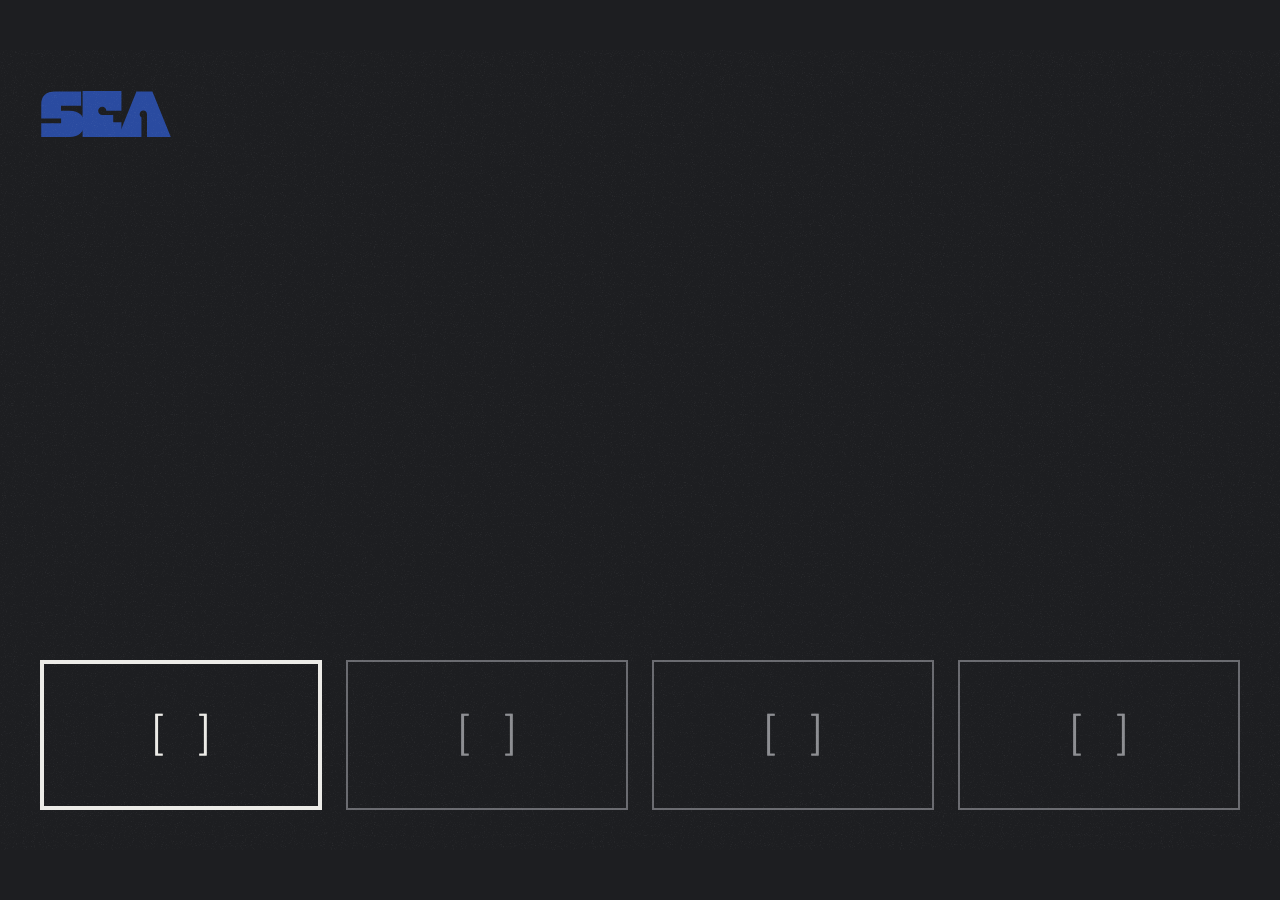
<file: index.html>
<!doctype html><html lang="ko"><head><meta charset="utf-8">
<meta name="viewport" content="width=device-width,initial-scale=1,viewport-fit=cover,user-scalable=no,interactive-widget=overlays-content">
<title>SEA</title>
<meta name="theme-color" content="#1D1E21">
<meta name="apple-mobile-web-app-capable" content="yes"><meta name="mobile-web-app-capable" content="yes">
<meta name="apple-mobile-web-app-status-bar-style" content="black-translucent"><meta name="apple-mobile-web-app-title" content="SEA">
<link rel="manifest" href="manifest.webmanifest"><link rel="apple-touch-icon" href="icons/icon-180.png"><link rel="icon" href="icons/icon-192.png">
<style>
html,body{margin:0;height:100%;overflow:hidden;background:#1D1E21;overscroll-behavior:none;-webkit-tap-highlight-color:transparent;transition:background-color .5s}
body{position:fixed;inset:0}
#stage{position:fixed;inset:0;overflow:hidden}
#stage iframe{position:absolute;left:0;top:0;width:100%;height:100%;border:0;visibility:hidden;background:transparent;display:block}
#stage iframe.on{visibility:visible}
#load{position:fixed;inset:0;z-index:9;background:#1D1E21;display:flex;flex-direction:column;align-items:center;justify-content:center;gap:22px;transition:opacity .6s ease}
#load.off{opacity:0;pointer-events:none}
#load .objs{display:flex;align-items:flex-end;justify-content:center;gap:min(2vw,18px);width:min(86vw,760px)}
#load .objs svg{flex:1 1 0;min-width:0;height:auto;max-height:22vh;opacity:0;transform:translateY(-36px) rotate(var(--r));animation:drop .7s cubic-bezier(.2,.8,.25,1.15) forwards;animation-delay:calc(var(--i) * 170ms)}
#load .logo{width:min(34vw,150px);opacity:0;animation:fadein .6s ease forwards;animation-delay:1.05s}
#load .logo svg{width:100%;height:auto;display:block}
@media (max-width:759px){#load .objs{flex-wrap:wrap;width:78vw;row-gap:10px}#load .objs svg{flex:0 0 30%;max-height:none}}
@keyframes drop{to{opacity:1;transform:translateY(0) rotate(var(--r))}}
@keyframes fadein{to{opacity:1}}
#tick{position:fixed;left:0;top:0;height:3px;width:0;background:#2A4BA0;z-index:8;opacity:0;transition:opacity .2s}
#tick.go{opacity:1;animation:tick 2.4s cubic-bezier(.1,.6,.2,1) forwards}
@keyframes tick{from{width:0}to{width:85%}}
</style></head><body>
<div id="stage" aria-live="polite"></div>
<div id="tick" aria-hidden="true"></div>
<div id="load" role="status" aria-label="불러오는 중"><div class="objs"><svg viewBox="0 0 200 200" aria-hidden="true" style="--i:0;--r:-6deg"><path fill="#2A4BA0" fill-rule="evenodd" d="M92,193.4C90.9,192.5 90.8,191.2 90.4,180.3C90.1,168.3 89.3,146.7 88.6,129C88.4,125.5 88.1,117.7 87.9,111.6C87.7,105.6 87.4,97.8 87.2,94.4C86.7,80.5 86.6,78.4 87.1,73.5C87.6,68 87.8,68.5 85.2,68.2C77.3,67 73.7,66.2 67,63.8C58.9,61 49.9,54.6 46.5,49.1C44.4,45.8 44.6,46 44.4,47.3C44.2,49.1 44.2,54.6 44.5,56.9C44.7,59 45.6,76.3 46.1,88.4C46.2,92.2 46.4,97.3 46.6,99.8C46.7,102.3 47,108.4 47.1,113.5C47.3,118.5 47.5,126.2 47.7,130.5C48.1,141.9 48,142.2 45.6,142.6C43.8,142.9 42.6,142.2 42.6,140.9C42.6,140.3 42.5,138.1 42.3,135.8C42.2,133.5 41.9,127.3 41.7,121.9C41.5,116.5 41.1,108.3 40.9,103.8C40.6,99.3 40.3,93.4 40.2,90.8C40.1,88.1 39.9,85.4 39.8,84.6C39.7,83.9 39.5,79.8 39.3,75.5C39.1,71.2 38.8,65.1 38.6,62.1C38.5,59 38.2,55.4 38.1,54C37,44.9 38.3,39.3 42.2,35.5C43.6,34.1 44.4,33.1 44.9,31.9C54.6,10.6 99.3,1.2 132.3,13.5C147.2,19.1 155.1,27.3 155,37.1C154.9,39.6 155,39.8 155.6,40.1C158.1,41.7 160.3,45.3 161.5,49.8C162.2,52.5 162.2,52.5 161.9,70.3C161.8,80.1 161.6,102.2 161.6,119.3C161.6,152.3 161.6,151.7 160.4,152.1C159.1,152.6 156.5,152 156.2,151C156.2,150.8 156,133.5 155.9,112.6C155.7,62.2 155.6,50.2 155.3,49.3C154.9,48.3 153.2,46 152.8,46C152.6,46 152.1,46.6 151.7,47.2C147.1,54.5 135.3,62.6 126.5,64.6C125.8,64.7 124.9,65 124.4,65.3C123.1,65.8 117.7,67.1 114.3,67.7C110.4,68.3 110.7,67.7 111,75C112.1,110.4 112.1,110.3 109.5,110.3C107.1,110.3 107,110.2 107,104.5C106.9,101.8 106.8,97.3 106.7,94.6C106.5,91.9 106.3,86.2 106.1,82C106,77.8 105.8,73.1 105.7,71.6L105.5,68.9 L100.3,68.9C95.1,69 95,69 94.8,69.5C94,72.7 93.7,84.9 94.1,96.2C94.3,100.1 94.6,110.6 94.8,119.6C95,128.6 95.3,139.4 95.5,143.6C95.6,147.9 95.9,155.8 96,161.2C96.6,181.7 96.8,187.8 97,189.9C97.2,192.1 97.2,192.1 96.2,193.1C94.9,194.2 93.2,194.4 92,193.4ZM110.7,52.9C116.1,50.9 112.6,46 106.8,47.3C101.5,48.6 99.6,52.1 103.7,53.2C104.2,53.3 104.9,53.5 105.2,53.5C106.2,53.8 109.3,53.4 110.7,52.9ZM87.1,51.7C89.3,50.4 89.5,48.2 87.7,47C84,44.8 75.7,48.3 77.5,51.3C78.5,52.9 84.8,53.2 87.1,51.7ZM129.8,44.6C133.8,42.8 132.5,39.1 127.8,39.1C121,39.1 117.7,43.2 123.1,45C124.1,45.3 128.7,45 129.8,44.6ZM72.1,41.7C75.4,40.7 75.6,37.2 72.5,36.3C70.2,35.6 65.9,36.5 65.3,37.7C65.2,37.9 64.7,38.5 64.3,39C62.1,41.3 67.3,43.1 72.1,41.7ZM131.8,31.8C133.7,31 134.5,29.4 133.7,27.9C132.3,25.2 122.9,26.9 122.9,29.8C122.9,32.1 128.2,33.2 131.8,31.8ZM76.4,29.2C79.3,28.3 79.8,25.4 77.2,24.3C75.3,23.5 70.2,24.3 70.2,25.5C70.2,25.7 70,25.9 69.6,26.1C68.5,26.6 67.9,27.9 68.6,28.5C69.7,29.7 73.7,30 76.4,29.2ZM116.3,22.8C119,22.2 120.1,19.9 118.4,18.3C117.4,17.3 113.3,17.4 111.1,18.4C105.6,21 109.5,24.3 116.3,22.8ZM93.9,22.1C98.3,20.9 98,17 93.5,16.6C91.4,16.4 87.8,17.7 87.8,18.7C87.8,18.9 87.5,19.3 87.1,19.7C86.3,20.4 86.3,20.8 86.9,21.3C88,22.3 91.8,22.7 93.9,22.1Z"/></svg><svg viewBox="0 0 200 200" aria-hidden="true" style="--i:1;--r:5deg"><path fill="#2A4BA0" fill-rule="evenodd" d="M71.2,193.6C71.1,193.3 70.3,193.2 64.7,193.2C61.2,193.2 56.9,193.1 55.1,193L51.9,192.9 L51.9,100.8L51.9,8.8 L63.8,8.7C92.1,8.4 145.8,8 145.9,8.1C145.9,8.1 146,18.6 146.1,31.3C146.2,44 146.4,54.6 146.5,54.9C146.6,55.2 146.9,76.2 147,101.5C147.2,127 147.4,148 147.6,148.6C147.7,149.1 147.9,159.1 147.9,170.8L148.1,192.1 L146.4,192.1C145.4,192.1 144.6,192.3 144.5,192.4C144.4,192.6 144.1,192.5 143.7,192.3C143.2,192.1 142.8,192.1 142.2,192.3C141.6,192.5 137.4,192.7 129.6,192.8C123.2,192.9 114.6,193 110.5,193.1C103.1,193.2 103.1,193.2 102.4,192.6C101.6,191.7 100.5,191.7 99.7,192.5C99.1,193.2 99.1,193.2 90.1,193.2C82.2,193.2 81.1,193.3 80.9,193.6C80.7,194 80.7,194 80.5,193.6C80.3,193.1 79,193.1 78.8,193.6C78.7,193.9 78.2,194 76.6,194C75,194 74.5,193.9 74.4,193.6C74.2,193 71.9,193.1 71.6,193.6C71.4,194 71.4,194 71.2,193.6ZM79.1,187.3C79.7,186.6 81.4,186.4 81.6,187.1C81.9,188.2 83.6,187.7 83.8,186.6L83.9,185.6 L84,186.6C84.2,187.5 84.2,187.5 86.2,187.6C88.2,187.6 88.3,187.6 88.3,187.1C88.3,186.3 91.1,186.3 91.3,187.1C91.4,187.5 91.7,187.6 92.3,187.6C92.9,187.6 93.2,187.5 93.3,187.1C93.4,186.7 93.6,186.6 94.6,186.6C95.6,186.6 95.8,186.7 95.9,187.1C96.1,187.6 97.6,187.9 97.6,187.4C97.6,187.2 98.1,187.1 98.7,187.1C99.6,187.1 99.7,187 99.7,186.4C99.7,185.8 99.6,185.8 98.8,185.8C97.8,185.8 97.3,185.3 98,185.1C98.5,184.9 98.5,183.7 98,183.5C97.8,183.5 97.6,183.2 97.6,182.9C97.6,182.5 97.3,182.4 94.4,182.4L91.2,182.4 L91.2,183.7C91.2,184.8 91.2,185 90.7,185C90.2,185 90.2,184.8 90.2,183.6L90.2,182.3 L85.1,182.4C80.5,182.4 80.1,182.5 79.7,183C79.3,183.5 79.3,183.5 79.1,182.9C78.9,182.3 74.8,182.2 74.1,182.8C73.8,183.1 74.2,183.6 74.6,183.6C75.2,183.6 75.1,183.9 74.4,184.4C73.9,184.8 73.9,185 74.2,185.6C74.3,186 74.5,186.6 74.5,187C74.5,187.8 78.5,188 79.1,187.3ZM119,187.2C119.2,186.8 119.7,186.8 122.6,186.9L125.9,187 L125.9,184.7C125.9,182.4 125.9,182.4 124.8,182.4C123.8,182.4 123.8,182.4 123.7,184.1C123.7,185 123.5,185.8 123.4,185.8C123.3,185.8 123.2,185 123.2,184.1L123.2,182.4 L121.4,182.4C120.4,182.3 119.3,182.2 119,182C118.4,181.7 117.2,181.8 115.4,182.2C114.5,182.4 114.5,182.5 114.4,183.6L114.3,184.8 L114.1,183.6C114,182.4 114,182.4 112.1,182.4C110,182.3 109.6,182.5 109.6,183.9C109.6,184.6 109.7,184.9 110.2,185.2C110.8,185.6 110.8,185.6 110,185.8C109.5,185.8 109.2,186.1 109.2,186.3C109.2,186.6 109.7,186.7 112.6,186.7C114.5,186.7 116.1,186.7 116.2,186.8C116.9,187.6 118.8,187.8 119,187.2ZM106.4,186.8C108,186.8 108.4,185.8 106.8,185.7C106.1,185.7 106,185.7 106.6,185.5C107.5,185.3 107.6,184.8 106.9,184.4C106.2,184.1 106.2,183.7 106.9,183.6C107.3,183.5 107.5,183.2 107.4,182.9C107.3,182.5 107,182.4 104.9,182.4L102.5,182.4 L102.4,183.8C102.4,185.1 102.4,185.3 103,185.5C103.6,185.7 103.6,185.7 102.9,185.7C102,185.8 101.7,186.2 102.2,186.7C102.4,187.1 102.8,187.1 103.8,187C104.6,186.9 105.7,186.8 106.4,186.8ZM94.8,184.8C94.6,184.1 94.8,183.6 95.3,183.6C95.6,183.6 95.8,183.8 95.9,183.9C96.2,184.4 95.8,185.5 95.3,185.5C95.1,185.5 94.9,185.2 94.8,184.8ZM60.4,177.7C60.5,176.6 60.5,176.6 60.6,177.5C60.8,178.5 60.8,178.5 63,178.5L65.2,178.6 L65.1,176L65.1,173.4 L60.4,173.5C55.6,173.5 55.1,173.7 55.7,174.6C55.9,175 55.9,175.2 55.5,175.6C54.7,176.6 55.5,177.5 57.4,177.6C58.5,177.6 58.7,177.7 58.8,178.3C58.9,179.5 60.4,179.1 60.4,177.7ZM81.7,177.9C81.9,177.7 82.4,177.5 82.8,177.5C83.7,177.5 84,177.1 83.5,176.6C83.2,176.3 82.9,176.2 82.1,176.3C81.4,176.4 81.1,176.3 81.2,176.1C81.3,175.9 81.8,175.7 82.5,175.7C84.3,175.5 84.3,174.2 82.5,174.1C81.8,174.1 81.2,173.9 81.1,173.8C81,173.6 74.5,173.4 69.9,173.5C67.3,173.5 67.1,173.6 67.1,174.1C67.1,174.3 67.2,174.6 67.3,174.7C67.5,174.8 67.5,175.3 67.4,175.8C67.3,176.5 67.4,176.7 67.8,177C68.2,177.2 68.1,177.2 67.4,177.3C66.7,177.3 66.5,177.4 66.6,177.7C66.7,178.6 80.7,178.8 81.7,177.9ZM98.1,177.8C98.5,177.3 98.5,174.3 98.1,173.9C97.5,173.3 90.8,173.4 90.4,174.1C90.1,174.7 90.1,175.6 90.5,175.7C91.2,176 90.4,176.7 89.4,176.7C88.3,176.7 88.3,176.7 88.3,175.1C88.3,173.5 88.3,173.5 87.3,173.6C86.1,173.7 85.6,174.4 86.3,175.1C86.6,175.4 86.7,176 86.7,177C86.7,178.4 86.7,178.4 87.6,178.3C88.1,178.2 88.6,178.3 88.7,178.3C89.1,178.7 97.7,178.3 98.1,177.8ZM111.5,178.3C111.7,178.2 112,177.8 112,177.5C112,177.2 112.2,176.9 112.4,176.8C112.8,176.6 112.8,176.4 112.3,175.2C111.5,173 111.4,173 108.4,173.1C105.4,173.1 104.8,173.6 104.8,175.9C104.8,178.1 105.4,178.6 108.3,178.6C109.8,178.6 111.2,178.5 111.5,178.3ZM121.3,178.2C121.5,177.9 122.3,177.8 125,177.8C128.8,177.8 129.2,177.6 129.2,175.7C129.2,173.5 128.8,173.3 124.7,173.3L121,173.3 L121,174.6C121,175.8 121.1,176 121.6,176.2C122,176.3 121.8,176.4 120.5,176.5C119.1,176.6 118.9,176.5 119,176.2C119.2,176 119.2,175.3 119.2,174.6L119.3,173.4 L117,173.3C114.3,173.2 113.8,173.6 114.3,174.8C114.5,175.1 114.6,176 114.6,176.6L114.6,177.8 L116.7,177.8C118.4,177.8 118.9,177.9 119,178.2C119.1,178.4 119.5,178.6 120.1,178.6C120.5,178.6 121.1,178.4 121.3,178.2ZM135.2,178C135.8,177.2 135.8,174.3 135.1,173.6C134.7,173 134.5,173 132.5,173.2L130.3,173.4 L130.3,175.6C130.3,177.8 130.3,177.8 131.4,177.8C132.3,177.8 132.4,177.7 132.4,177.2C132.4,176.6 133.4,175.7 133.7,176C133.7,176.1 133.6,176.5 133.3,177C132.6,178.5 134.2,179.4 135.2,178ZM101.6,177.1C101.6,176.7 101.7,176.5 102,176.5C103.2,176.5 103.9,174.5 103.1,173.8C102.9,173.6 102.1,173.5 101.3,173.6L99.9,173.7 L99.8,175.7C99.7,177.8 99.7,177.8 100.7,177.8C101.5,177.8 101.6,177.7 101.6,177.1ZM124.8,170.9C125,170.7 129.4,170.6 134.5,170.6C142.3,170.6 143.8,170.6 143.8,170.2C143.8,170 143.7,169.8 143.4,169.7C142.7,169.4 118.4,169.5 118.2,169.8C118.1,170 107.3,170.1 86.6,170.1C55.1,170.1 55.1,170.1 55.1,170.7C55.1,171.3 55.1,171.3 89.7,171.2C109.5,171.1 124.5,171 124.8,170.9ZM60.5,167.7C60.7,167 62.2,166.9 62.6,167.6C62.9,167.9 63.8,168 66.2,168.1L69.4,168.3 L69.5,167.1C69.5,166.2 69.5,166.1 69.7,166.4C69.9,166.8 70.3,166.9 71.3,166.9C72.5,166.9 72.6,166.9 72.6,167.6C72.6,168.4 74.2,168.6 74.4,167.7C74.5,167.3 74.8,167.2 75.6,167.2C77.1,167.2 77.2,165.9 75.6,165.8C74.3,165.7 74.2,165.1 75.5,165C76.9,164.9 77.2,163.7 75.7,163.7C74.9,163.7 74.7,163.6 74.5,163C74.2,162.3 72.1,162 71.7,162.6C71.6,162.8 70.3,162.9 68.4,162.9C65.3,162.8 65.3,162.8 67.6,162.6C68.8,162.5 70.9,162.3 72.2,162.2C73.7,162.1 74.7,161.9 74.9,161.7C75.2,161.5 75.6,161.3 76,161.3C76.5,161.3 76.6,161.2 76.6,160.7C76.5,160 74.8,159.7 74.5,160.3C74.3,160.6 74.2,160.6 74.2,160.3C74.2,159.7 74.4,159.6 75.4,159.6C76.3,159.6 76.5,159.5 76.6,159C76.7,158.3 76.5,158.2 74.7,158C73.4,157.8 72.8,157.1 74.1,157.1C74.5,157.1 74.7,156.9 74.8,156.5C74.9,156.1 75.2,156 75.8,156C76.7,156 76.9,155.6 76.3,155C75.8,154.5 74.5,154.6 74.5,155.1C74.5,155.3 74.4,155.5 74.2,155.6C74,155.7 74,155.5 74,155C74.1,154.4 74.2,154.3 74.9,154.4C75.9,154.4 76.8,153.8 76.5,153.3C76.4,153 76.1,152.8 75.5,152.8C74.3,152.8 73.3,152.2 74,151.9C74.3,151.8 74.5,151.5 74.5,151.2C74.5,150.8 74.7,150.7 75.6,150.7C77.1,150.7 77.2,149.4 75.6,149.3C74.2,149.2 74.1,148.6 75.5,148.6C76.5,148.6 76.6,148.5 76.6,147.9C76.6,147.3 76.5,147.2 75.7,147.2C75.2,147.2 74.7,147.1 74.5,146.8C74,146.2 55.7,146.3 55.4,146.9C55.3,147.1 55.5,147.5 55.8,147.7C56.2,148 56.2,148 55.8,148.4C55.3,148.7 55.3,148.9 55.6,149.5C55.7,149.9 55.9,150.5 55.9,151C55.9,151.7 56,151.8 57,151.8L58.1,151.8 L57.1,151.9C55.4,152.1 54.9,152.8 56.3,153.3C56.7,153.5 56.7,153.6 56,153.6C55.1,153.6 54.8,154 55.4,154.6C55.6,154.8 55.6,155 55.4,155.3C54.4,156.4 56.3,157 57.6,156C58.3,155.4 58.3,155.4 58.3,156.2C58.3,157.1 58.3,157.1 60.5,157.1C61.9,157.1 62.8,157.2 62.8,157.3C62.8,157.5 62.2,157.6 61.5,157.6C60.5,157.6 60.1,157.7 60.1,158C60.1,158.2 60,158.4 59.9,158.4C59.8,158.4 59.5,158.2 59.3,158C59.2,157.8 58.6,157.6 58.1,157.6C56.5,157.6 54.4,159.8 55.4,160.4C55.5,160.5 55.6,160.8 55.5,161.1C55.3,162 56,162.6 57.4,162.7C58.3,162.8 58.3,162.8 57,162.9C55.5,162.9 55,163.4 55.6,164.1C55.9,164.4 55.9,164.6 55.7,164.8C55.5,165.1 55.5,165.3 55.6,165.6C55.8,165.8 55.9,166.4 55.9,166.9C55.9,168.2 55.9,168.2 58.3,168.2C60.1,168.2 60.4,168.2 60.5,167.7ZM85.6,167.9C86.2,167.3 86,166.4 85.2,166.3C84.7,166.3 84.4,166.1 84.4,165.7C84.3,165.4 84,164.9 83.7,164.6C83.2,164.1 83.2,164 83.6,164C83.9,164 84.1,163.8 84.1,163.4C84.1,162.5 79.7,162.7 79.3,163.6C79.1,164 78.8,164.6 78.7,164.8C78.2,165.8 78.4,166.9 79.1,166.9C79.5,166.9 79.8,167 79.8,167.2C79.8,167.3 80.6,167.4 81.7,167.4C83.1,167.4 83.6,167.5 83.7,167.8C83.9,168.3 85.1,168.4 85.6,167.9ZM98.1,165.5C98.1,164 98.1,163 97.9,162.8C97.5,162.3 93.8,162.2 93.5,162.6C93.4,162.8 91.8,162.9 89.7,162.9C85.8,162.9 85.4,163.1 86.3,164.5C86.5,164.9 86.7,165.7 86.7,166.3L86.7,167.4 L89.8,167.4C91.6,167.4 93.1,167.6 93.4,167.7C93.6,167.8 94.7,167.9 95.9,167.9L98,167.8 L98.1,165.5ZM88.6,161.7C89.1,161.3 89.1,161.3 89.1,161.7C89.1,162.1 89.6,162.1 93.4,162.1L97.6,162.1 L97.6,159.9L97.6,157.6 L88.1,157.7L78.6,157.7 L78.5,159.6C78.5,160.6 78.5,161.6 78.6,161.7C78.8,162.3 88,162.2 88.6,161.7ZM85.9,156.8C85.9,156.7 86.5,156.5 87.2,156.5C88.4,156.5 88.6,156.5 89,155.7C89.2,155.3 89.4,154.9 89.5,154.9C89.8,154.9 91,155.6 91,155.8C91,156.1 95.1,156 95.3,155.6C95.4,155.4 95.5,155.4 95.8,155.7C96.4,156.2 99.4,156.1 100.2,155.5C101,154.8 101.7,154.8 102,155.4C102.1,155.7 102.5,155.8 103.6,155.7C104.4,155.7 105.1,155.7 105.2,155.8C105.5,156.1 106.9,156 106.9,155.7C106.9,155.6 107.1,155.5 107.3,155.5C107.5,155.5 107.7,155.6 107.7,155.7C107.7,156 109.1,156.1 109.4,155.8C109.5,155.8 110.1,155.7 110.9,155.6C111.9,155.6 112.4,155.5 112.6,155.1C112.9,154.8 113.3,154.7 114.2,154.7C115.2,154.7 115.4,154.8 114.9,154.9C114.4,155 114.2,155.3 114.2,155.7C114.2,156.4 114.2,156.4 119,156.4C124.5,156.5 124.4,156.5 124.4,154.3C124.4,152.5 124,151.8 122.8,151.8C122.1,151.8 122.1,151.7 122.3,151.1C122.7,150.2 122.7,147.2 122.3,146.7C122.1,146.3 110.1,146 109.4,146.4C109.3,146.5 108.7,146.5 108.2,146.5C107.7,146.4 107.1,146.5 107,146.7C106.9,146.9 106.8,146.9 106.7,146.8C106.6,146.6 105.2,146.4 103.6,146.4C99.9,146.2 99.6,146.4 99.6,148.8C99.6,151.6 99.9,151.8 103.3,151.6C106.7,151.4 106.7,151.4 109,151.6C110.4,151.8 110.7,151.7 111.1,151.2C111.3,150.9 111.9,150.7 112.3,150.7C112.7,150.7 113.1,150.6 113.2,150.4C113.5,149.9 113.8,150.2 113.8,150.8C113.8,151.5 113.9,151.5 114.9,151.4C117,151 120,151.1 120.1,151.4C120.2,151.6 119.4,151.8 117.2,151.8C114.2,151.9 114.2,151.9 114.1,152.7C114,153.8 113.6,153.8 112,153.2C111.4,152.9 110.6,152.8 110.2,152.9C109.9,153 109.5,152.9 109.4,152.8C109.2,152.5 107.7,152.5 107.7,152.8C107.7,153 107.5,153.1 107.3,153.1C107.1,153.1 106.9,153 106.9,152.8C106.9,152.5 105.4,152.5 105.2,152.8C105.1,152.9 104.8,153 104.5,152.9C104.2,152.8 103.3,153 102.5,153.2C101.2,153.7 101,153.7 100.3,153.3C99.1,152.6 91.1,152.6 90.4,153.4C89.7,154.1 88.8,154 88.8,153.2C88.8,152.9 88.6,152.5 88.4,152.3C87.6,152 79.6,151.9 79.1,152.3C78.6,152.7 78.6,153.5 79.1,153.7C79.4,153.8 79.5,154.3 79.5,155.5L79.5,157.1 L82.7,157.1C84.7,157.1 85.9,157 85.9,156.8ZM60.7,152.1C60.5,151.9 60.4,151.6 60.5,151.3C60.6,150.6 61.9,150.5 62.4,151.1C62.7,151.5 63.3,151.6 65.1,151.8C67.2,151.9 67.3,151.9 65.8,152C64.9,152 63.5,152.1 62.6,152.2C61.8,152.2 60.9,152.2 60.7,152.1ZM88,151.2C88.1,150.8 88.3,150.7 89,150.7C89.4,150.7 90,150.5 90.2,150.3C90.7,149.6 91,149.8 91,150.8C91,151.9 92.1,152.2 92.8,151.4C93.1,151.1 93.7,151 95.5,151C97.9,151 98.3,150.8 97.8,150.2C97.6,150 96.8,149.9 95.1,149.8L92.7,149.8 L95,149.7C97.3,149.6 97.3,149.6 97.3,149C97.3,148.4 97.2,148.3 96.3,148.3C95.7,148.3 95.2,148.2 95.2,148C95.2,147.9 95.7,147.8 96.3,147.8C97.2,147.8 97.3,147.7 97.3,147.1C97.3,146.5 97.3,146.5 88.4,146.5C80,146.5 79.5,146.5 79.5,146.9C79.5,147.2 79.3,147.7 79,148.1C78.4,148.8 78.3,149.6 78.7,149.6C78.9,149.6 79,150 79,150.5C79,151.8 78.9,151.8 83.6,151.8C87.6,151.8 87.8,151.7 88,151.2ZM115.3,144.2C143.1,144.2 144.4,144.1 143.4,143.3C143.3,143.2 123.4,143.1 99.1,143.2C55.1,143.3 55.1,143.3 55.1,143.9C55.1,144.4 55.1,144.4 71.5,144.4C80.5,144.3 100.2,144.3 115.3,144.2ZM65.2,138.2C65.1,135.1 65.1,135.1 65.9,134.9C66.4,134.8 66.8,134.9 67.1,135.3C67.4,135.7 67.7,135.8 68.5,135.8C69.6,135.7 69.6,135.7 69.7,133.2L69.7,130.8 L67.5,130.8C65.3,130.8 65.2,130.8 65.2,131.4C65.2,132 65.2,132 64.9,131.4C64.6,130.6 58.5,130.4 58.2,131.1C58.1,131.4 58,131.4 57.7,131.1C56.6,130 55.4,130.9 55.3,133C55.2,134.6 55.2,134.6 56.1,134.7C57.2,134.8 57.3,135.7 56.3,136.1C55.5,136.4 55.2,137.5 55.6,138.6C55.8,139.1 55.9,139.8 55.9,140.3C55.9,141.1 55.9,141.1 57.9,141.1C59.3,141.1 59.9,141 60.1,140.8C60.4,140.3 62.3,140 62.3,140.5C62.3,141 63.2,141.3 64.4,141.4C65.2,141.4 65.2,141.4 65.2,138.2ZM135.6,140.7C136.1,140.1 135.7,139 135,139C134.3,139 133.6,137.6 133.7,136.5C133.8,135.9 133.9,135.8 134.6,135.8C136.1,135.8 136.3,134.1 134.8,133.6C133.9,133.3 133.9,133.2 133.8,132C133.7,130.8 133.7,130.8 132.7,130.8C131.8,130.8 131.6,130.9 131.5,131.4C131.4,131.8 131.1,132.2 130.9,132.4C130.3,132.9 130.4,134.2 131.1,134.2C131.3,134.2 131.6,134.4 131.7,134.6C131.8,134.8 132.2,135 132.7,135C134.3,135 133.4,135.7 131.5,135.9C129.4,136.1 129,136.4 128.5,137.9C128,139.2 128.1,139.5 128.7,139.5C129,139.5 129.3,139.7 129.4,139.9C129.6,140.2 130.3,140.4 131.7,140.5C132.8,140.6 133.8,140.8 133.9,140.9C134.1,141.3 135.2,141.2 135.6,140.7ZM143.3,139.8C143.4,139.6 143.5,138.6 143.5,137.6L143.4,135.9 L139.9,135.9C136.2,135.8 135.6,135.9 135.6,136.9C135.6,137.1 135.8,137.4 136,137.5C136.3,137.6 136.4,138 136.4,138.8C136.4,139.4 136.4,140 136.4,140.1C136.4,140.6 143,140.3 143.3,139.8ZM60.1,136.1C60.1,136 59.9,135.8 59.6,135.7C58.5,135.4 59,134.7 60.3,134.9C61.1,135 61.6,135 62.1,134.6C63,134.1 63.1,134.1 63.1,135.1C63.1,135.9 63,136.1 62.4,136.1C62.1,136.1 61.4,136.1 61,136.2C60.5,136.3 60.1,136.3 60.1,136.1ZM74.4,135.7C74.5,135.4 75.1,135.3 77.7,135.3L80.9,135.3 L80.9,133.8C80.9,132.7 81,132.2 81.3,132C82.6,131 81.6,130.8 76.9,130.8C71.7,130.8 71.6,130.8 71.6,133.1C71.6,135.3 73.8,137.3 74.4,135.7ZM92.7,135.6C93.4,134.7 93.4,131.7 92.6,130.9C91.9,130.2 90.9,130 90.6,130.5C90.5,130.6 89.1,130.8 87.3,130.8C83.6,130.8 82.4,131.3 83.7,132.4C83.9,132.6 84.1,133.2 84.1,134L84.1,135.3 L87.2,135.3C89.8,135.3 90.4,135.4 90.5,135.7C90.7,136.2 92.1,136.2 92.7,135.6ZM143.3,134.5C143.4,134.2 143.5,133.3 143.5,132.4C143.4,130.9 143.4,130.9 141.7,130.7C137.4,130.2 134.3,131 136,132.2C136.4,132.5 136.4,132.8 136.3,133.6C136.1,135 136,135 139.8,135C142.7,135 143.1,135 143.3,134.5ZM64.8,130.3C65.1,130.2 65.2,129.7 65.2,127.8C65.2,125.4 65.2,125.4 64.3,125.4C62.1,125.5 59.9,125.8 59.9,126.1C59.9,126.7 59.3,126.6 59.2,126C59,125.4 57,125.2 57,125.7C57,125.9 56.6,126.4 56.2,126.9C55.3,127.9 55.3,128.6 56.3,128.6C56.7,128.6 57,128.8 57,128.9C57,129 56.5,129.2 56,129.2C55.4,129.2 55.1,129.3 55.1,129.6C55.1,130 60.8,130.1 61.8,129.6C62.1,129.5 62.2,129.6 62.3,129.9C62.5,130.5 63.8,130.7 64.8,130.3ZM135.6,130C135.6,129.9 137.2,129.8 139.2,129.9C143.3,129.9 143.6,129.8 143.6,127.8C143.6,125.5 143.4,125.4 139.2,125.5L135.5,125.6 L135.4,126.6C135.3,127.9 135.2,128 134.2,128.2C133.5,128.4 133.5,128.4 133.5,126.9L133.5,125.4 L131.4,125.4C129.2,125.4 129.2,125.4 128.7,126.5C127.9,128 128,129.2 128.8,129.2C129.2,129.2 129.5,129.3 129.5,129.6C129.5,130 130.9,130.1 131.2,129.7C131.4,129.4 133.6,129.7 133.7,130C133.8,130.3 135.6,130.3 135.6,130ZM143.1,122.8C144.8,121.9 144.2,121.9 99.5,121.9C53.8,122 55.1,122 55.1,122.6C55.1,123.1 142.1,123.3 143.1,122.8ZM70.5,120C71.4,119.8 72.2,119.5 73.2,119C73.6,118.8 73.7,118.9 73.7,119.3C73.7,119.8 73.9,119.9 77,119.9C78.9,119.9 80.4,120 80.5,120.1C80.7,120.5 82,120.4 82.6,120C83.1,119.6 83.3,117.1 83,115.5C82.9,115 83,114.9 84,114.9C86.7,114.7 86.6,109.5 84,109.5C83.4,109.5 83.2,109.7 83.1,110C82.9,110.6 81.6,110.8 81.3,110.3C81.2,110.1 79.7,110 77.7,110C73.9,110 74,110 74,108.3C74,107.7 74.1,107.3 74.4,107.2C74.6,107.1 74.8,106.8 74.8,106.6C74.8,106.3 74.6,106 74.4,106C74.1,105.9 74,105.5 74,105C74,104.2 74,104.2 71.7,104.4C70.1,104.5 69.4,104.4 69.4,104.2C69.4,104.1 70.3,103.9 71.8,103.9C73.9,103.8 74.1,103.7 74.4,103.2C74.7,102.4 75,102.4 75.1,103.3C75.1,103.9 75.3,104.1 75.9,104.1C76.6,104.2 76.6,104.2 76.4,106.3C76.2,108.9 76.5,109.5 77.8,109.5C78.9,109.5 78.9,109.4 78.3,108C77.9,107.3 77.9,107 78.1,106.6C78.6,105.8 78.9,106.1 79,107.6L79.1,109.1 L81.9,109.1C83.5,109.2 85.8,109.3 87.2,109.4C89.7,109.5 89.7,109.5 90.1,108.6C90.5,107.5 90.4,105.1 89.9,104.8C89.1,104.3 89.8,104.1 91.8,104.3C94.2,104.5 94.4,104.4 94.4,101.6C94.4,99 94.4,98.9 89.2,99.1C85.1,99.2 84.8,99.2 85.1,98.8C85.4,98.5 85.4,97.7 85.3,96.1C85.2,93.8 85.2,93.8 86.1,93.8C87.4,93.8 88.5,90.9 87.5,90C87.4,89.8 87.3,89.5 87.2,89.2C87.1,88.4 72.5,88.4 71.9,89.2C71.5,89.8 71.4,92.9 71.8,93.2C72.3,93.5 72.1,93.8 71.4,93.8C71,93.8 70.3,94 70,94.3C69.4,94.7 69.4,94.7 69,94.3C68.6,93.9 68.6,93.8 69,93.8C69.4,93.8 69.5,93.6 69.4,91.4L69.3,88.9 L62.8,88.9C56.3,88.9 56.3,88.9 56.2,89.6C56.2,90 55.9,90.5 55.6,90.8C55,91.3 54.9,91.9 55.5,92.1C55.7,92.2 55.9,92.5 55.9,93C55.9,93.8 55.9,93.8 57.1,93.8C58.2,93.8 58.3,93.9 58.3,94.6C58.2,95.3 58.2,95.3 58,94.7C57.6,93.6 56.3,94 56.1,95.2C56,95.8 55.8,96.4 55.5,96.7C54.6,97.7 55,98.1 56.7,98.1C58,98.1 58.3,98.2 58.3,98.5C58.3,99.1 57.5,99.7 56.5,99.7C55.5,99.7 55.2,100 55.8,100.6C56.3,101.1 56.3,101.5 55.7,102.1C55.1,102.8 55.4,103.4 56.5,103.4C57.1,103.4 57.6,103.6 57.7,103.8C57.8,104.1 58.6,104.2 60.4,104.3C62.7,104.3 62.5,104.4 59.4,104.4C55.6,104.5 55.6,104.5 55.5,106C55.5,106.7 55.6,106.9 55.9,107C56.6,107.2 56.4,107.8 55.7,107.9C55.3,107.9 55.1,108.1 55.1,108.6C55.1,109.6 61,109.5 62.1,108.5C62.9,107.8 63.2,108.1 63,109.3C62.9,109.9 61.5,110.1 59.4,109.6C58.7,109.5 58.5,109.5 58.4,109.9C58.2,110.3 58.2,110.3 57.9,109.9C57.4,109.2 56.3,109.5 56.2,110.3C56.2,110.7 55.9,111.3 55.6,111.5C55,112.1 54.9,112.6 55.5,112.8C55.9,112.9 55.9,113.2 55.8,114.2C55.4,117.1 55.4,117.9 56.1,118.1C56.8,118.4 56.8,118.7 56.3,118.9C56.1,119 55.9,119.2 55.9,119.5C55.9,119.8 56.5,119.9 60.5,119.9C63.3,119.9 65.2,119.8 65.2,119.6C65.2,119.5 65.1,119.1 64.9,118.7C64.6,118.1 64.7,117.9 65,117.5C65.6,116.9 65.6,116.5 64.9,115.6C64.3,114.8 64.3,114.8 61.2,114.8C59.5,114.7 58.6,114.7 59.1,114.6C60.1,114.5 60.1,114.4 60.2,113.7C60.2,112.8 60.2,112.8 60.4,113.6C60.6,114.5 63.4,114.9 67.5,114.6C69.4,114.5 69.4,114.5 69.4,113.3C69.4,112.5 69.6,111.9 69.9,111.6C70.3,111.1 70.3,111 69.9,110.7C68.9,110 69.4,108.6 70.7,108.5C71.9,108.4 72.5,109.4 71.9,110.5C71.1,111.8 71.7,114.5 72.7,115.1C73.3,115.4 71.9,115.3 69,114.9C67.4,114.7 66.9,115.5 67.1,117.8C67.2,119.9 67.6,120.5 68.8,120.3C69.2,120.2 70,120.1 70.5,120ZM114,120.1C114.2,119.9 115.6,119.8 117.7,119.8C121.9,119.8 122.1,119.7 122,116.9L121.9,115.2 L118,115.1L114.1,115.1 L114.1,116.5C114.1,119.1 112.8,118.9 112.6,116.4C112.6,115.1 112.6,115 113.3,114.9C113.7,114.8 114.1,114.6 114.1,114.5C114.1,114.4 115.7,114.3 117.7,114.3C121.9,114.3 122,114.2 122,112C122.1,109.7 121.7,109.5 117.5,109.5L114.1,109.5 L114.1,111.1C114.1,112.5 114,112.7 113.5,112.7C112.7,112.7 112.2,111.9 112.2,110.6C112.2,109.5 110.9,108.9 110.5,109.9C110.4,110.1 109.9,110.2 108.9,110.1C107.4,110 106.2,110.8 107.3,111.3C107.6,111.4 107.7,111.8 107.7,112.9C107.7,114.3 107.7,114.3 108.6,114.3C109.2,114.3 109.6,114.1 109.8,113.8C110.1,113.4 110.1,113.4 110.5,113.8C110.7,114.1 111.1,114.3 111.5,114.3C112.7,114.3 112.2,114.9 110.9,115.1C109.7,115.2 109.7,115.2 109.6,116.9C109.5,119.6 109.6,119.9 111,119.9C111.7,119.9 112.3,120 112.4,120.1C112.6,120.5 113.6,120.5 114,120.1ZM102.7,117.5C102.7,115.1 102.7,115.1 101.7,115.1C100.7,115.2 100.7,115.2 100.8,117.3C100.9,119.9 100.9,119.9 101.9,119.9C102.7,119.9 102.7,119.9 102.7,117.5ZM137.8,119.5C137.9,119.3 138,119.3 138.3,119.5C138.9,120 142.1,119.9 142.6,119.4C143.5,118.4 143.7,117 143.2,116C142.8,115.1 142.8,115.1 139.1,115.1L135.3,115.1 L135.3,116.4C135.3,118.9 133.8,119 133.7,116.5C133.6,114.9 133.6,114.9 132.3,115C130.5,115.2 130.6,115.1 130.6,117.1C130.6,119.7 130.7,119.8 134.6,119.8C136.8,119.9 137.7,119.8 137.8,119.5ZM74.6,114.7C74.8,114.5 80,114.4 80.3,114.6C80.3,114.7 79.1,114.8 77.4,114.8C75.8,114.8 74.5,114.8 74.6,114.7ZM142.7,114C143.1,113.6 143.2,110.3 142.7,109.8C142.5,109.6 141.3,109.5 138.9,109.5L135.4,109.5 L135.3,111C135.2,113.6 133.5,113.4 133.5,110.8C133.5,109.4 132.4,108.9 131.7,109.9C131.5,110.1 130.9,110.2 129.9,110.1C128.4,110 127.6,111 128.9,111.5C129.2,111.6 129.2,111.8 129.1,112.4C128.8,114.2 128.8,114.1 129.7,114.2C130.3,114.3 130.7,114.2 131,113.8C131.3,113.4 131.3,113.4 131.7,113.8C132.2,114.5 141.9,114.6 142.7,114ZM102.7,112.2C102.7,110 102.7,110 101.6,110C100.6,110 99.7,111 100.5,111.3C100.7,111.4 100.8,112 100.8,112.7C100.8,114.1 100.9,114.3 101.9,114.3C102.7,114.3 102.7,114.3 102.7,112.2ZM114.2,109.3C114.2,109.2 115.9,109.1 117.7,109C121.9,108.9 122.1,108.8 122.1,107C122.1,104.6 121.8,104.5 117.7,104.5C113.7,104.5 113.9,104.3 113.8,106.7C113.8,107.7 113.6,107.9 112.9,107.9C112,107.9 111.8,107.5 112.4,106.8C112.6,106.5 112.8,106 112.7,105.5C112.6,104.7 112.7,104.6 113.4,104.5C113.8,104.5 114.1,104.3 114.1,104.2C114.1,104 115.6,103.9 117.6,103.9C121.8,103.9 122.1,103.8 122.1,101.5C122.1,99.3 121.7,99.1 117.8,99.1C114.1,99.1 113.7,99.4 113.9,101.3C114,102.2 113.9,102.3 113.4,102.3C112.7,102.3 112.2,102.8 112.2,103.7C112.2,104.4 112.2,104.5 111,104.5C109.4,104.5 108.5,105.5 109.5,106.3C110,106.6 110,106.8 109.8,107C109,107.8 109.6,108.8 111,108.9C111.7,109 112.2,109.1 112.2,109.3C112.2,109.5 113.9,109.6 114.2,109.3ZM135.3,109.2C135.3,109.1 136.7,109 138.9,109C143,109 143,109 143,106.7C143,104.3 142.9,104.2 138.8,104.3L135.5,104.3 L135.4,105.5C135.3,106.9 135,107.3 134,107.4C133.2,107.5 133,107.3 133.5,107C134.4,106.4 133.4,104.2 132.2,104.2C130.8,104.2 130,105.4 131,106C131.5,106.3 131.4,106.3 131,106.8C130,107.9 130.5,108.8 132.1,108.9C132.9,109 133.5,109.1 133.5,109.3C133.5,109.4 133.9,109.5 134.4,109.5C134.9,109.5 135.3,109.4 135.3,109.2ZM102.6,106.8C102.7,104.5 102.5,104.1 101.1,104.7C100.3,105 99.9,106 100.5,106C100.7,106 100.8,106.6 100.8,107.3C100.8,108.8 100.9,109 101.9,108.9C102.5,108.8 102.5,108.8 102.6,106.8ZM81,107.6C80.9,107.4 80.8,106.2 80.8,104.9C80.7,102.5 80.7,102.5 79.9,102.4C79,102.3 78.7,101.7 78.7,99.6C78.7,98.6 78.7,98.6 80.9,98.6L83,98.6 L83,100.9C83,103.1 83,103.1 83.8,103.1C84.3,103.1 84.7,103.3 84.9,103.7C85.1,104.1 85.4,104.2 86.3,104.2C87.7,104.2 88.1,104.7 88.1,106.7C88.2,108.7 87.1,108.2 87,106.2L86.8,104.6 L85.2,104.5C83.1,104.4 82.8,104.6 82.7,106.4C82.6,107.8 81.4,108.6 81,107.6ZM65,103.9C65,103.5 64.9,102.9 64.8,102.6C64.7,102.1 64.8,101.7 65,101.5C65.6,100.9 65.6,100.6 65.1,100.2C64.8,100 64.7,99.8 64.9,99.4C65.1,99.1 65.1,98.6 65.1,98.3C64.9,97.9 65,97.8 65.6,97.8C66.1,97.8 66.3,97.9 66.3,98.5C66.3,98.9 66.4,99.1 66.7,99.1C67.5,99.1 67.4,104.1 66.7,104.3C65.5,104.6 65.1,104.5 65,103.9ZM77.5,103.3C77.5,102.7 77.7,102.5 78.1,102.5C78.5,102.5 78.6,102.7 78.7,103.3C78.8,104.1 78.7,104.2 78.1,104.2C77.5,104.2 77.4,104.1 77.5,103.3ZM139.7,103.9C142.7,103.9 143,103.7 143,101.6C143,99.1 143,99.1 139,99.1C134.9,99.1 134.5,99.4 134.9,101.4C135.1,102.2 135,102.3 134.4,102.4C133.7,102.4 133.6,102.6 133.5,103.4C133.4,104.2 133.4,104.2 135.4,104C136.5,103.9 138.4,103.8 139.7,103.9ZM102.5,101.5C102.5,99.1 102,98.5 100.8,99.6C100.2,100 100.1,101.3 100.5,101.3C100.7,101.3 100.8,101.8 100.8,102.4C100.8,103.8 100.9,104 101.9,103.9C102.5,103.8 102.5,103.8 102.5,101.5ZM112.2,101.5C112.8,99.7 113,99.3 113.5,99.2C113.8,99.1 114.1,99 114.1,98.9C114.1,98.7 115.6,98.6 117.7,98.6C121.7,98.6 122.1,98.4 122.1,96.3C122.1,94.3 121.7,94.1 117.6,94.1C114.5,94.1 114,94.1 113.9,94.5C113.8,94.8 113.8,95 114,95.1C115.5,95.6 114.9,97.1 113.1,97.2C111.8,97.2 111.8,97.1 112.3,96.3C113.3,95.1 112.6,94.1 110.8,94.1C109.3,94.1 108.5,95.4 109.6,96C110.1,96.2 110.1,96.2 109.6,97C108.7,98.3 109,98.6 111,98.6C112.8,98.6 112.5,99.1 110.7,99.2C109.1,99.3 108.5,100 109.8,100.2C110.3,100.2 110.4,100.4 110.2,100.8C109.6,103.1 109.7,104 110.8,103.9C111.4,103.8 111.6,103.6 112.2,101.5ZM133.2,101.9C133.5,101 133.8,100.1 133.8,99.8C133.9,99.4 134.1,99.2 134.6,99.2C135,99.1 135.3,99 135.3,98.9C135.3,98.7 136.9,98.6 138.9,98.6C143,98.6 143,98.6 143,96.1C143,94 142.8,93.9 138.7,93.8L135.3,93.8 L135.3,95.3C135.3,96.4 135.4,96.7 135.8,96.8C136.1,96.9 135.7,97 135,97C133.8,97 133.8,97 133.6,95.4C133.4,93.8 133.4,93.8 132.4,93.8C130.5,93.8 129.6,96.3 131.4,96.8C132,96.9 132,97 131.2,97C129.3,97 130.3,98.6 132.2,98.6C133.9,98.6 133.8,99.1 132.1,99.2C130.8,99.3 129.7,100.2 130.9,100.2C131.4,100.2 131.5,101 131.1,101.9C130.6,102.8 130.9,103.4 131.8,103.4C132.5,103.4 132.7,103.2 133.2,101.9ZM74.5,100.8C74.6,100.5 74.9,100.3 75.6,100.3C76.2,100.3 76.5,100.5 76.6,100.8C76.6,101.2 76.5,101.3 75.6,101.3C74.6,101.3 74.5,101.2 74.5,100.8ZM68.2,98.4C68.3,97.6 69.7,97.1 69.7,97.9C69.7,98.1 69.8,98.5 69.9,98.7C70,99.1 69.8,99.1 69.1,99.1C68.1,99.1 68.1,99.1 68.2,98.4ZM73.4,98.5C73.4,98.1 73.7,97.7 74,97.5C74.5,97.1 74.6,97 74.3,96.4C74.1,96 74,95.5 74,95.2C74,95 73.8,94.6 73.5,94.3C73.1,93.9 73.2,93.8 74.1,93.7C74.7,93.6 75.5,93.5 75.8,93.4C77.9,93 77.9,93 77.9,93.4C77.9,93.6 77.7,93.8 77.4,93.8C76.4,93.8 75.8,98 76.7,98.8C76.9,99.1 76.6,99.1 75.2,99.1C73.5,99.1 73.4,99.1 73.4,98.5ZM103.4,98.2C103.5,98 103.3,97.6 103,97.4C102.6,97.1 102.6,97 103,96.6C103.6,95.9 103.6,94.7 102.9,94.4C101.3,93.5 98.8,94.9 100.2,95.9C100.8,96.3 100.8,96.4 100.3,97C99.3,98.3 99.6,98.6 101.8,98.6C102.8,98.6 103.2,98.5 103.4,98.2ZM78.1,97.4C77.8,96.6 77.9,95.7 78.3,95.7C78.6,95.7 78.7,96 78.7,96.7C78.7,97.8 78.4,98.2 78.1,97.4ZM82.5,97.2C82.4,97 82.2,96.3 82.1,95.5C82.1,94.2 82.1,94.2 80.5,94.1C79,94 78.9,93.9 79.9,93.8C82,93.6 83,93.8 83,94.5C83,94.8 83.2,95.2 83.4,95.4C83.9,95.9 83.9,97.2 83.4,97.4C82.8,97.6 82.8,97.6 82.5,97.2ZM60.5,93.6C60.3,93.1 60.7,92.8 61.6,92.8C62.4,92.8 63.2,93.3 62.9,93.7C62.6,93.9 60.7,93.9 60.5,93.6ZM120.9,93.4C121.6,93.3 122.1,92.2 122,90.8C122,88.9 121.8,88.8 117.9,88.8C114,88.8 113.8,88.8 113.8,90.7C113.8,91.7 113.7,92 113.3,92C112.8,92 112.2,90.7 112.2,89.5C112.2,88.4 109.8,88.4 109.3,89.5C109,90.1 109.1,90.3 109.4,90.5C110,90.9 109.9,91.9 109.4,92.1C108.5,92.4 110.1,93.6 111.2,93.5C111.8,93.4 112.3,93.4 112.3,93.5C112.5,93.7 119.8,93.6 120.9,93.4ZM135.3,93.6C135.3,93.5 136.3,93.4 137.5,93.4C142.6,93.3 143,93.1 143,91.1C143,88.8 143,88.8 139,88.8C135.1,88.8 134.7,89 134.8,90.5C134.9,91.6 134.8,92 134.3,92C133.8,92 133.6,91.5 133.7,90.3C133.8,89.2 133.2,88.7 131.9,88.8C130.4,88.9 129.8,89.9 130.8,90.9C131.4,91.5 131.3,92 130.7,92C130.1,92 130.2,92.6 130.8,93.2C131.2,93.5 131.6,93.6 132.4,93.5C133,93.4 133.5,93.5 133.5,93.6C133.5,93.7 133.9,93.8 134.4,93.8C134.9,93.8 135.3,93.7 135.3,93.6ZM102.6,91.2C102.7,88.8 102.5,88.5 101.1,88.9C100.4,89.2 99.9,90.6 100.5,90.6C100.7,90.6 100.8,91.2 100.8,91.9C100.8,93.4 100.9,93.6 101.9,93.5C102.5,93.4 102.5,93.4 102.6,91.2ZM142.7,86.2C142.6,85.7 140.3,85.7 98.9,85.7C57.5,85.7 55.2,85.7 55.1,86.2C55.1,86.6 57.3,86.7 98.9,86.7C140.6,86.7 142.8,86.6 142.7,86.2ZM60.3,83.4C60.4,83.4 61.2,83.5 61.9,83.6C64.6,83.9 64.7,83.8 64.7,80.9L64.7,78.4 L60.2,78.4C55,78.4 55.3,78.2 55.3,81.3C55.3,83.6 55.5,83.8 58,83.6C59.1,83.5 60.1,83.4 60.3,83.4ZM102.8,83.3C103.7,82.8 104,79.4 103.3,78.7C102.7,78 99,78.2 98.5,78.8C98.1,79.3 97.4,79.3 97.2,78.8C97,78.3 95.9,78.3 95.4,78.9C95.2,79.1 94.8,79.6 94.4,79.8C93.2,80.6 93.4,82.1 94.7,82.1C95.4,82.1 95.5,82.2 95.5,82.8C95.5,83.4 95.6,83.5 96.4,83.5C97.2,83.5 97.3,83.4 97.3,82.8C97.3,82.3 97.5,82.1 98,82.1C98.4,82.1 98.7,82.3 98.7,82.5C98.7,83.6 101.6,84.2 102.8,83.3ZM116.7,83.1C117.5,82.4 119.1,82.3 119.1,82.9C119.1,83.4 119.3,83.5 120.2,83.5C121.2,83.5 121.2,83.5 121.3,81.8C121.7,78.4 121.6,78.3 118,78.3C111.1,78.4 111.7,78.2 111.7,79.9C111.7,80.7 111.8,81.3 112,81.3C112.1,81.3 112.2,81.7 112.2,82.2C112.2,82.7 112.3,83.2 112.4,83.3C112.7,83.6 116.3,83.5 116.7,83.1ZM137.7,82.5C137.7,81.7 137.8,81.6 138.1,81.8C138.2,82 138.9,82.1 139.5,82.1C140.6,82.1 140.7,82.2 140.7,82.8C140.7,83.4 140.7,83.5 141.7,83.4C142.6,83.3 142.6,83.3 142.7,80.7L142.8,78.2 L138.1,78.3C133.7,78.5 132.7,78.7 133.1,79.3C133.2,79.4 133.8,79.5 134.5,79.5C135.5,79.6 135.6,79.6 134.8,79.7C133.1,79.8 132.7,80 132.7,80.6C132.7,80.8 132.9,81.2 133.1,81.2C133.3,81.3 133.5,81.8 133.5,82.4C133.5,83.5 133.5,83.5 135.6,83.5C137.7,83.5 137.7,83.5 137.7,82.5ZM142.7,75.8C142.6,75.4 140.3,75.4 98.9,75.4C57.5,75.4 55.2,75.4 55.1,75.8C55.1,76.3 57.3,76.3 98.9,76.3C140.6,76.3 142.8,76.3 142.7,75.8ZM62.5,72.8C62.7,72.5 63.1,72.3 63.8,72.3C65,72.3 65,71.2 63.8,71C62.6,70.8 62.6,70.2 63.7,70.2C64.6,70.2 64.7,70.1 64.6,69.6C64.5,68.8 63.2,68.6 58.7,68.5L55.2,68.4 L55.2,70.6C55.2,72.7 55.2,72.7 56,72.7C56.6,72.7 56.8,72.6 57,72C57.1,71.7 57.2,71.5 57.2,71.7C57.3,73.3 61.5,74.2 62.5,72.8ZM71.6,72C71.8,71 73,71 73.5,72C73.9,72.9 82.3,73.3 82.9,72.4C83.2,72 83.3,72 83.7,72.4C85.2,73.7 86.2,72.7 86,70.2C85.8,68.6 85.8,68.6 84.8,68.6C84.3,68.6 83.7,68.8 83.5,69C83.2,69.4 83.1,69.4 82.9,68.8C82.7,68.3 82.7,68.3 78.3,68.5C73.3,68.7 73.4,68.6 73.4,69.5C73.4,70.1 73.3,70.2 72.5,70.2C71.6,70.2 71.6,70.1 71.6,69.4C71.6,68.6 71.6,68.6 69.1,68.6L66.7,68.7 L66.6,70.4C66.5,72.9 66.4,72.9 69.1,72.8C71.3,72.7 71.4,72.7 71.6,72ZM121.7,72.6C121.7,72.4 122.2,72.3 122.6,72.3C123.3,72.3 123.4,72.2 123.4,71.6C123.4,71.1 123.2,71 122.7,71C122.3,71 122.1,70.8 122.1,70.6C122.1,70.3 122.3,70.2 122.7,70.2C123.2,70.2 123.4,70 123.4,69.5C123.4,68.8 122,68.5 121.7,69.1C121.5,69.3 119.7,69.1 119.5,68.8C119.4,68.7 118.7,68.6 117.8,68.6L116.2,68.6 L116.2,70.5C116.2,71.6 116.3,72.6 116.4,72.7C116.7,72.9 121.5,72.9 121.7,72.6ZM142.5,72.5C142.7,72.2 142.8,71.3 142.7,70.1L142.6,68.2 L140,68.2C137.2,68.3 136.4,68.3 132.9,68.3C131.8,68.3 130.3,68.3 129.6,68.3C128.9,68.3 127.8,68.3 127.2,68.2C125.8,67.9 125.4,68.4 125.4,70.4C125.4,73 124.9,72.8 134.2,72.8C140.5,72.8 142.3,72.7 142.5,72.5ZM60.1,67.5C60.1,67.1 60.3,67 61.3,67C62.2,67 62.5,67.1 62.6,67.5C62.9,68.6 64.4,68.2 64.4,67.1C64.4,66.2 64.5,66.1 64.7,66.5C65.1,67.2 66.5,67.2 66.5,66.5C66.5,66.1 66.3,65.9 65.8,65.9C65,65.9 65.1,65.3 65.9,65.2C66.3,65.1 66.5,64.9 66.5,64.5C66.5,64.1 66.4,64 65.5,64.1C64.4,64.3 64.4,64.2 64.4,63.6C64.4,62.4 58.1,62.5 58,63.7C57.9,64.6 57.2,64.7 57,63.8C56.8,63.3 56.6,63.1 56,63.1C55.1,63.1 54.7,65 55.5,65.6C55.8,65.8 55.9,66 55.6,66.5C55,67.8 55.4,68.1 57.9,68.1C60,68.1 60.1,68 60.1,67.5ZM82.8,65.5C82.7,62.5 82.9,62.7 79.4,63C77.8,63.1 76.4,63.2 76.2,63.2C73.3,63 69.1,63 68.8,63.3C68.2,63.7 68.3,64.9 68.8,64.9C69.3,64.9 69.3,65.1 68.8,65.8C67.5,67.4 68.1,67.8 72.2,67.8C75.6,67.8 76.1,67.7 76.3,67.3C76.6,66.9 76.6,66.9 76.6,67.3C76.6,67.8 77.8,68 81,67.9L82.9,67.9 L82.8,65.5ZM94.2,65.4C94.2,63.1 94.2,62.8 94.6,62.7C95.6,62.4 95.6,58.4 94.7,58.1C94.4,58 94.2,57.8 94.2,57.7C94.2,57.5 93.5,57.4 92.7,57.4C91.9,57.4 91.2,57.5 91.2,57.6C91.2,57.7 90.1,57.8 88.7,57.8C87.3,57.8 86.2,57.7 86.2,57.6C86.2,57.5 85.6,57.4 85,57.4L83.8,57.4 L83.8,60.2C83.8,62.8 83.8,63 84.3,63C84.7,63 84.8,63.3 85,64.8C85.1,65.8 85.2,66.8 85.2,67.1C85.2,67.6 85.5,67.7 87.5,67.7C88.7,67.7 89.7,67.8 89.8,67.9C89.9,68 90.9,68.1 92.1,68.1L94.2,68.1 L94.2,65.4ZM105.6,65.4C105.6,63.3 105.5,62.8 105.2,62.6C105,62.6 104.8,62.2 104.8,61.9C104.8,61.1 106,61.2 106.4,62.1C106.6,62.5 106.8,62.7 107.3,62.7C107.9,62.7 107.9,62.8 107.7,63.6C107.4,64.6 107.4,67 107.6,67.6C107.7,68 108.3,68.1 111.6,68.1C116.2,68.1 116.4,67.9 116.2,65.1C116,63.2 115.7,62.7 114.2,62.7L113,62.7 L113,60L113,57.3 L111.2,57.5C110.2,57.6 108.7,57.7 107.8,57.7C106.3,57.7 106.1,57.8 105.9,58.3C105.7,58.8 105.7,58.8 105.1,58.1C104.5,57.3 103.3,57.2 102.9,58C102.6,58.6 102,58.6 101.8,57.9C101.6,57.4 98.1,57.4 97.3,57.9C97,58 97,60.2 97.3,60.4C97.4,60.5 97.4,61.1 97.5,61.6C97.5,62.6 97.5,62.6 99.3,62.8C101.2,62.9 101.2,62.9 98.7,63C97.1,63 96,63.1 95.8,63.3C95.3,63.8 95.4,64.9 95.9,64.9C96.4,64.9 96.4,65.6 95.9,65.8C95.6,65.9 95.5,66.2 95.5,66.8C95.7,68.2 99.9,68.1 100.4,66.7L100.8,65.8 L100.8,66.7C100.8,68 100.8,68.1 103.4,68.1L105.6,68.1 L105.6,65.4ZM123,67.4C123.1,67.2 123.5,67 123.9,67C124.3,67 124.8,67.2 125,67.4C125.3,67.8 127.2,67.9 127.5,67.6C127.6,67.4 128.5,67.3 129.5,67.2C132,67 133.3,65.7 131.1,65.7C129.9,65.7 130.1,64.9 131.2,64.8C132.4,64.7 132.4,64.7 132.4,66.1L132.4,67.3 L134.7,67.3C136.9,67.3 137.6,66.9 136.6,66.3C136.4,66.2 136.4,66.1 136.6,65.8C136.8,65.7 136.9,65 136.9,64.4C136.9,62.9 136.3,62.6 134,63C132.2,63.3 131.8,63.3 127.9,63.1C126.2,63 125.2,63.1 124.8,63.3C124.3,63.6 124,63.6 123.3,63.3C122.1,62.9 121.3,62.9 121,63.5C120.8,63.9 120.8,63.9 120.6,63.5C120.4,62.9 118.8,62.8 118.4,63.3C118.2,63.5 118.2,64.4 118.3,65.5C118.4,67.3 118.4,67.3 119.4,67.3C120,67.3 120.5,67.1 120.6,67C120.9,66.6 121.2,66.7 121.3,67.3C121.5,67.9 122.8,68 123,67.4ZM124.2,65.7C122.9,65.5 122.8,64.9 124.1,64.9C124.8,64.9 125.2,65 125.4,65.4C125.8,66 125.8,66 124.2,65.7ZM86.2,62.3C86.2,61.5 87.3,61.4 87.8,62.2C87.9,62.5 88.4,62.7 88.9,62.8C89.4,62.9 89,62.9 88,63C86.2,63 86.2,63 86.2,62.3ZM59.5,51.9C59.7,51.8 59.9,51.4 59.9,50.7C60,49.6 60,49.6 60.1,50.8C60.3,52 60.3,52 62.1,52.1C63.5,52.1 64.1,52 64.3,51.7C64.8,51 66.7,50.9 67,51.6C67.5,52.4 68.5,52.2 68.7,51.2C68.8,50.6 68.9,50.6 68.9,50.9C68.9,52 69.5,52.2 71.8,52C72.9,51.9 74.7,51.8 75.8,51.7C76.9,51.6 78.1,51.5 78.3,51.3C78.6,51.2 79.1,51 79.4,50.9C79.7,50.8 79.8,50.6 79.8,50.2C79.6,49.3 78.2,49.2 78,50C77.8,50.9 77.5,50.6 77.7,49.7C77.8,48.9 77.9,48.8 79,48.7C80.6,48.6 80.4,47.8 78.7,47.6C78.1,47.6 77,47.3 76.4,47C74.9,46.3 74,46.4 73.7,47.1C73.6,47.5 73.5,47.6 73.4,47.4C73.4,47.1 72.6,47 61.2,46.7C58.2,46.7 58.2,46.7 58,47.5C57.9,48.2 57.9,48.2 57.7,47.7C57.4,46.7 55.9,46.8 55.9,47.8C55.9,48.2 55.7,48.9 55.4,49.3C54.2,50.7 54.6,51.4 56.4,51.2C57.8,51 58,51 58.1,51.6C58.2,52.1 58.7,52.2 59.5,51.9ZM113.2,49.3C113.2,46.7 113.2,46.7 112.5,46.7C111.8,46.7 111.8,46.7 111.7,49C111.7,51.8 111.8,52.2 112.6,52.1C113.1,52 113.2,51.9 113.2,49.3ZM137.1,51.6C138.1,51 139.9,50.9 139.9,51.3C139.9,51.5 140.3,51.6 140.8,51.6C141.6,51.6 141.7,51.5 141.7,50.8C141.7,50.4 141.9,49.9 142,49.8C142.3,49.5 142.3,49.3 142,48.9C141.9,48.5 141.7,47.9 141.7,47.5C141.6,46.7 141.5,46.7 140.7,46.7C140.1,46.8 139.6,46.8 139.5,46.8C136.6,46.4 128.3,46.7 128.2,47.1C128.2,47.4 128.3,47.6 128.7,47.6C129.5,47.6 129.3,48.4 128.4,48.7C127.5,49 127.4,49.6 128.1,49.8C128.5,49.9 128.7,50.2 128.7,50.7C128.8,51.4 128.8,51.4 131.3,51.5C132.6,51.5 133.9,51.7 134.2,51.8C134.9,52.2 136,52.2 137.1,51.6ZM89.4,51.1C89.6,50.9 89.9,50.4 90,50.2C90.2,49.5 90.9,49.9 91,50.7C91.1,51.6 91.5,51.7 93.7,51.5C95.2,51.3 95.4,51.2 95.8,50.5C96.5,49.3 98.5,49.4 98.7,50.6C98.8,51.4 98.8,51.4 102.1,51.5C104.8,51.6 105.4,51.5 105.5,51.2C105.6,50.9 105.7,50.8 106,51.1C106.2,51.2 107.2,51.4 108.2,51.4L110,51.4 L110,49.9C110.1,48.6 110.1,48.4 109.6,48.4C109.2,48.3 109.2,48.3 109.6,48.2C109.9,48.1 110.1,47.9 110.1,47.6C110.1,47.1 109.8,47.1 104.5,47.1C98.6,47.1 98,47.2 98.2,48.1C98.3,48.6 98.2,48.7 97.5,48.7C96.6,48.7 96.5,48.6 96.5,47.9C96.5,47.1 96.5,47.1 93.9,47.1C91.2,47.1 91.2,47.1 91.1,47.9C90.9,48.5 90.8,48.7 90.2,48.6C89.3,48.6 88.2,48.2 88.9,48.1C89.2,48.1 89.4,47.9 89.4,47.6C89.4,47 84.2,46.8 82.5,47.2C81.9,47.4 81.7,48.3 82.3,48.5C82.6,48.6 82.7,49 82.7,50.1L82.7,51.6 L85.9,51.6C88.5,51.6 89.1,51.5 89.4,51.1ZM125.1,51.1C126.6,50.8 126.7,49.6 125.2,49.5C124.6,49.5 124.2,49.3 124.2,49.1C124.2,48.9 124,48.6 123.8,48.6C123.7,48.5 123.6,48.4 123.8,48.2C123.9,48.1 124,48.1 124.1,48.3C124.3,48.8 126.3,48.8 126.3,48.3C126.3,47.8 125.7,47.3 125,47.3C124.5,47.3 124.2,47.1 124.1,46.9C123.9,46.6 123.7,46.5 123,46.6C120.9,47.1 120.4,47.1 119.8,46.8C119.4,46.6 118.8,46.5 118.1,46.6C114.5,47.2 114.8,46.9 114.9,49C115,50.9 115,50.9 116,51C116.6,51 117,51.2 117,51.3C117,51.6 123,51.4 125.1,51.1ZM86.6,44.1C86.6,42.1 86.6,42.1 85.7,42.1C85.1,42 84.9,42.1 84.9,42.4C84.9,42.9 83.2,43 82.7,42.4C82.2,41.7 79.5,41.9 79.5,42.5C79.5,42.8 79.7,43.1 79.8,43.1C80,43.1 80.1,43.7 80.1,44.5C80.1,46.3 80,46.3 83.5,46.2L86.6,46.1 L86.6,44.1ZM96.3,45.9C96.3,45.7 96.1,45.4 95.9,45.4C95.5,45.2 95.5,45.1 95.8,44.8C96.2,44.2 97.4,44.4 97.6,45.1C97.8,46.2 98.1,46.3 101.7,46.2C105.1,46.2 105.1,46.2 105.5,45.3C106,44 107.5,44.1 107.7,45.4C107.7,46.3 107.7,46.3 110.9,46.3C113,46.3 114.1,46.2 114.3,45.9C114.6,45.7 114.7,45.7 114.8,45.9C115,46.5 116.4,46.3 116.7,45.8C117,45.2 116.8,42.1 116.4,41.9C116.1,41.6 116.2,41.2 116.6,41.2C117.1,41.2 117.1,40.6 117,37C117,34.8 117,34.6 117.4,34.6C117.8,34.6 117.8,34.6 117.6,34.9C116.9,35.6 117.2,36.2 118.4,36.2C119.3,36.2 119.4,36.2 119.1,36.6C118.7,37 119,39.1 119.5,39.1C119.7,39.1 119.6,39.2 119.3,39.4C119.1,39.5 118.9,39.9 118.9,40.3C118.9,40.9 118.9,40.9 121.4,40.9C122.9,40.9 124,40.8 124.1,40.7C124.2,40.5 124.3,40.5 124.5,40.7C125.1,41.2 126,41 126.4,40.3C126.5,39.9 126.8,39.6 126.9,39.6C127.6,39.5 127.8,39.6 127.8,40.2C127.8,40.8 127.8,40.8 130.2,40.9L132.7,41 L132.7,38.9C132.7,36.8 132.7,36.8 131.7,36.6C131.1,36.5 130.3,36.4 129.8,36.3C128.9,36.1 127.6,36.9 127.6,37.7C127.6,37.9 127.3,38 127,38C126.4,38 126.3,37.9 126.3,37.4C126.3,36.8 126.2,36.7 124.9,36.6L123.5,36.6 L123.5,34.1C123.5,30.7 123.7,30.8 118.9,31C113.3,31.2 113,31.2 111.9,31C111.3,30.9 110.9,30.9 110.8,31.1C110.7,31.3 109.9,31.4 109.2,31.4C108,31.4 107.7,31.5 107.7,31.8C107.7,32.4 107.2,32.3 106.8,31.5C106.2,30.7 105.2,30.7 104.7,31.5C104.4,31.9 104.1,32.2 104,32.2C103.8,32.2 103.7,31.9 103.7,31.5C103.7,29.8 101.6,30.9 101.4,32.7C101.1,35.1 101.5,36.2 102.7,36.2C103.7,36.2 103.8,36.1 103.7,35.4C103.6,34.9 103.7,34.6 103.8,34.6C104.3,34.6 103.9,38.5 103.4,39.1C102.6,39.9 103,40.4 104.5,40.4C105.2,40.4 105.9,40.6 106.1,40.7C106.3,41 107.4,41.1 109.6,41.1C111.5,41.1 112.7,41.2 112.7,41.3C112.8,41.5 111.8,41.6 110.3,41.7C107.9,41.7 106.9,42.1 106.9,43C106.9,43.7 105.4,43.4 105.3,42.7C105.2,42.2 105,42.1 102.5,41.9C99.9,41.6 99.9,41.6 99.8,40.7C99.7,39.7 100,39.4 101.1,39.4C101.9,39.4 102.1,38.9 101.6,38.4C101.5,38.3 101.3,37.7 101.3,37.2C101.2,36.4 101.1,36.3 100.5,36.2C99.9,36.1 99.7,36 99.7,35.4C99.7,35 99.6,34.5 99.4,34.4C99.2,34.1 99.2,33.9 99.5,33.4C99.8,32.8 99.8,32.6 99.3,32.2C98.8,31.6 97.5,31.5 97.2,32C97,32.7 94.4,32.6 94.2,31.9C94,31.2 92.4,31.2 92.2,31.9C92,32.7 77.7,32.7 77,31.9C76.5,31.3 75.1,31.2 74.2,31.7C73.6,32 73.5,33 74,33.5C74.3,33.7 74.3,33.8 74,34.1C73.6,34.6 73.6,35.3 74.2,35.6C75.1,36.1 74.2,36.2 70.2,36.2C67.9,36.2 66,36.3 65.9,36.4C65.7,36.6 65.2,36.7 64.7,36.7C63.8,36.8 63.7,36.9 63.6,37.8C63.6,38.3 63.3,39 63,39.3C62.3,40.1 62.6,40.4 64.1,40.4C65.2,40.4 65.5,40.5 65.8,41.1C66.6,42.2 72,42.1 72.4,40.9C72.7,40.1 74.4,40.3 74.8,41.1C75,41.7 75,41.7 78.2,41.7C81.4,41.7 81.4,41.7 81.7,41.1C82,40.1 83.7,40.1 84.1,41.1C84.3,41.6 84.5,41.8 85.1,41.7C85.8,41.6 85.8,41.6 85.9,38.9L85.9,36.2 L88.2,36.2C89.5,36.2 90.4,36.3 90.4,36.4C90.4,36.6 89.8,36.7 89.1,36.7L87.8,36.7 L87.8,38.6C87.8,40.4 87.8,40.4 89,40.4C90,40.4 90.2,40.5 90.4,40.9C90.4,41.2 90.7,41.5 90.9,41.6C91.2,41.7 91.2,41.8 90.9,42.4C90.4,43.1 90.3,44.2 90.7,44.9C90.8,45.1 91,45.5 91.1,45.8C91.3,46.4 96.3,46.5 96.3,45.9ZM89.1,45C89,44.7 88.7,44.5 88,44.5C87.4,44.5 87.1,44.7 87,45C87,45.4 87.1,45.5 88,45.5C88.9,45.5 89.1,45.4 89.1,45ZM89,43.1C89,42.5 88.8,42.4 88.1,42.3C87.2,42.2 86.8,42.7 87.1,43.5C87.4,44.2 89,43.9 89,43.1ZM96.3,42.7C96.3,42 95.8,41.8 93.5,41.7C91.3,41.5 92.2,41 94.7,40.9C96.8,40.8 97.2,40.7 97.3,40.4C97.4,40 97.2,39.9 96.5,39.9C95.6,39.8 95.6,39.8 96.5,39.6C97.1,39.5 97.6,39.6 97.8,39.7C98.2,40 98.3,41.6 97.9,41.9C97.7,42 97.6,42.3 97.6,42.7C97.6,43.2 97.5,43.3 96.9,43.3C96.4,43.3 96.3,43.2 96.3,42.7ZM83.8,37.5C83.8,36.4 82.1,36.3 81.9,37.3C81.8,37.7 81.7,37.7 81.7,37C81.7,36.2 81.7,36.2 82.9,36.2C84.1,36.2 84.1,36.2 84.1,37.2C84.1,37.8 84,38.3 83.9,38.3C83.9,38.3 83.8,37.9 83.8,37.5ZM96.3,38C96.3,37.9 96.9,37.8 97.7,37.8C98.5,37.8 99.2,37.9 99.2,38C99.2,38.2 98.5,38.3 97.7,38.3C96.9,38.3 96.3,38.2 96.3,38ZM92.3,36.4C92.2,36.2 92,35.6 92.1,35C92.1,34 92.1,34 92.3,34.7C92.4,35.2 92.6,35.5 93,35.6C93.3,35.6 93.6,35.8 93.7,35.9C94.1,36.3 96.7,36.2 97,35.9C97.2,35.7 97.4,35.6 97.5,35.7C97.6,35.8 97.5,36.1 97.2,36.3C96.5,36.8 92.8,36.8 92.3,36.4ZM107.9,36.4C107.6,36.3 107.4,35.9 107.4,35.6C107.4,34.8 110.6,34.8 110.8,35.6C110.9,35.9 111.2,36.2 111.5,36.2C111.7,36.2 112,36.3 112,36.4C112,36.8 108.5,36.8 107.9,36.4ZM112.8,35.7C112.9,35.4 113.2,35.2 114,35.2C114.7,35.2 115,35.4 115.1,35.7C115.2,36.1 115,36.2 114,36.2C112.9,36.2 112.7,36.1 112.8,35.7ZM91.9,28.1C92.1,27.8 92.3,27.5 92.4,27.4C92.6,26.9 96.5,27.5 96.6,28C96.7,28.5 96.9,28.6 97.7,28.7C98.7,28.8 98.7,28.8 98.7,27.5C98.7,26.5 98.7,26.3 99,26.6C99.2,26.7 100.3,26.9 101.3,26.9C103.3,27 103.3,27 103.5,27.8C103.6,28.8 105.7,29.2 105.9,28.2C106,27.7 106.3,27.7 109.9,27.6C113.6,27.5 113.7,27.5 113.8,26.9C113.9,26.4 113.8,26.3 109.9,26.3C106.2,26.2 106,26.2 106,25.7C106,25.4 106.1,25.1 106.3,25.1C106.5,25 106.6,25.2 106.6,25.4C106.6,25.7 107.1,25.8 109.8,25.8L113,25.8 L113,23.7L113,21.6 L109.8,21.6C106.7,21.6 106.7,21.6 106.6,22.4C106.5,23.7 106,23.5 105.8,22.1C105.7,20.8 104,20.1 103.6,21.1C103.4,21.5 103,21.6 101.3,21.6C99,21.6 99.1,21.5 98.9,23.5C98.8,24 98.7,23.7 98.7,22.8C98.7,21.3 98.7,21.3 97.6,21.3C97,21.3 96.3,21.5 96.1,21.7C95.8,22 95.6,22 95.1,21.7C93.7,20.7 92.7,21.2 92.6,22.9C92.6,23.8 92.4,24.5 92.2,24.5C92,24.5 92,24 92.1,22.9C92.3,21.5 92.2,21.3 91.8,21C91.1,20.7 88.7,20.7 88.4,21C88.4,21.2 87.8,21.3 87.2,21.3C85.8,21.3 84.2,22.2 84.6,22.9C84.7,23.2 84.9,23.8 84.9,24.3C84.9,25 85,25.5 85.5,25.8C86,26.2 86,26.4 85.7,26.8C85.4,27.4 86,28.2 87,28.6C87.9,28.9 91.5,28.6 91.9,28.1ZM76.1,27.9C76.2,27.7 76.4,27.2 76.4,26.9C76.4,26.4 76.5,26.3 77.2,26.3C77.9,26.3 77.9,26.4 77.8,27C77.5,28 78.1,28.5 79.4,28.5C80.6,28.5 81.1,28.1 81.1,27.2C81.1,26.9 81.3,26.5 81.5,26.3C82.8,25.2 82,24.9 77.9,24.7L74.1,24.6 L76.8,24.4C78.3,24.2 79.6,24 79.7,23.9C79.8,23.8 80.3,23.7 80.9,23.7C81.7,23.7 81.9,23.6 81.9,23.2C81.9,23 82.1,22.4 82.4,21.9C82.6,21.5 82.8,20.4 82.8,19.4L82.9,17.7 L77.7,17.6C72.6,17.6 72.6,17.6 72.5,16.8C72.2,15.6 71.8,15.4 70.1,15.5C68.3,15.6 67.6,16.8 69.2,17C70.1,17.1 70.4,17.4 70.6,18.5C70.7,19.1 70.9,19.7 71,19.9C71.5,20.8 72.1,23.5 71.8,23.8C71.4,24.2 71.5,25.4 72.1,25.9C72.4,26.2 72.6,26.7 72.6,27.1C72.6,28.5 75.4,29.2 76.1,27.9ZM87,19.4C87,18 87.6,18.1 87.7,19.5C87.8,20.5 87.8,20.5 89.5,20.5C90.8,20.5 91.3,20.4 91.5,20C91.7,19.6 91.8,19.6 92.1,20C92.4,20.4 92.9,20.5 94.4,20.5C96.2,20.5 96.2,20.5 96.3,19.6C96.5,18.1 98.1,18.3 98.1,19.9C98.1,21 100.5,20.8 100.6,19.6C100.7,18.9 100.8,18.7 101.5,18.7C101.9,18.6 102.4,18.5 102.5,18.3C102.9,17.9 103.5,18.6 103.5,19.6C103.5,20.5 103.5,20.5 104.7,20.5C105.8,20.5 105.8,20.5 105.8,19.3C105.8,18.6 106,18 106.2,17.8C106.5,17.6 106.6,17.3 106.6,17.1C106.6,16.9 106.8,16.5 107.1,16.2C107.3,16 107.4,15.6 107.3,15.5C107.1,15 104.8,15.1 104.8,15.5C104.7,15.8 104.7,15.8 104.6,15.5C104.3,14.8 93.9,15.1 93.7,15.8C93.4,16.3 93.4,16.3 93.3,15.8C93,14.7 90.8,14.9 90.3,16C90,16.9 90,16.9 89.9,16.1C89.7,15.1 87.8,14.7 87.8,15.7C87.8,16.4 87.5,17.1 87.2,16.9C87.1,16.8 87,16.4 87,16C87,15.2 86.9,15.2 85.9,15.2C84.9,15.2 84.9,15.2 84.9,17.8C84.9,20.5 84.9,20.5 85.9,20.5C87,20.5 87,20.5 87,19.4ZM115.9,20.1C115.9,19.6 116.6,19.6 116.8,20.1C117,20.4 117.6,20.5 120.2,20.5C123.4,20.4 123.4,20.4 123.2,19.7C123,18.7 123,17.5 123.3,16.9C123.4,16.5 123.5,16.9 123.6,18.4C123.8,20.4 123.8,20.4 124.8,20.4C125.9,20.4 125.9,20.4 126,18.4C126.1,16.6 126.1,16.5 126.7,16.5C127.2,16.5 127.4,16.4 127.4,15.8C127.4,14.7 118.5,14.9 118.4,16.1C118.3,16.9 118.3,16.9 117.9,16C117.3,14.6 115.4,14.7 114.6,16.3L114.1,17.4 L114.1,16.3C114.1,15.2 114.1,15.2 112.9,15.2C112,15.2 111.7,15.3 111.7,15.6C111.7,16.1 111.2,16.1 111,15.6C110.9,15.3 110.5,15.2 109.7,15.2L108.5,15.2 L108.5,17.8L108.5,20.4 L112.2,20.4C115.3,20.5 115.9,20.4 115.9,20.1Z"/></svg><svg viewBox="0 0 200 200" aria-hidden="true" style="--i:2;--r:-3deg"><path fill="#2A4BA0" fill-rule="evenodd" d="M81.3,193.7C81.3,193.6 81.1,193.4 80.8,193.3C79.8,192.9 79.1,192.1 79.1,191.2C79.1,190.3 78.7,189.8 78.1,190.1C77.9,190.3 77.9,190.4 78.1,190.7C78.5,191.2 77.2,191.5 76.1,191.1C75.6,190.9 75.1,190.8 74.8,190.8C73.2,190.8 72.5,188.5 73.6,186.6C73.7,186.3 74,185 74.2,183.6C74.7,180.4 75.3,177.5 75.5,177C75.9,176.1 76.4,171.5 76.2,171.1C76,170.8 75.4,170.6 74,170.5C73,170.4 72,170.2 71.8,170.1C71.7,170 70.5,169.7 69.2,169.5C67.9,169.4 66.7,169.1 66.5,169C66.4,168.9 65.5,168.7 64.6,168.6C62.7,168.4 62.6,168.5 62.3,170.9C62.2,171.7 62,172.6 61.9,172.9C61.8,173.2 61.5,174.5 61.2,175.9C60.5,179.9 59.3,186.1 59.1,186.1C59.1,186.2 58.8,186.3 58.5,186.5C58,186.8 57.7,186.8 57.5,186.6C57.4,186.4 56.8,186.3 56.3,186.3C55.1,186.3 54.6,185.8 54.8,184.8C54.9,184.4 55.1,183.3 55.3,182.4C55.4,181.6 55.7,180.2 55.9,179.5C56.1,178.8 56.3,177.5 56.4,176.7C56.5,176 56.7,175.1 56.8,174.8C57.4,173.9 56.6,174.1 55.5,175.3C54.2,176.7 53.6,178 53.5,180.2C53.4,181.1 53.1,182.3 52.9,182.7C52.7,183.2 52.6,183.9 52.6,184.2C52.6,186.3 49.1,187.1 46.9,185.5C45.5,184.5 45.4,184 46.2,182.4C46.5,181.9 46.7,181.1 46.7,180.8C46.7,180.5 46.9,180 47.2,179.6C47.8,178.8 48.2,178 48.6,176.5C48.8,175.8 49,175 49.1,174.7C49.4,174.2 50,171.9 50.5,169.8C50.6,169.2 50.9,168.5 51,168.4C51.5,167.7 51.6,165.8 51.1,165.1C50.5,164.2 50.7,163.4 51.7,162.8C52.8,162.1 53,161.7 54.4,156.4C54.6,155.4 54.9,154.4 55,154.1C55.2,153.7 55.7,151.9 56.3,149.6C56.5,149 56.7,148.2 56.9,148C57.1,147.5 57.5,146 58.3,142.6C58.5,141.7 58.8,140.8 58.9,140.5C59.3,139.9 59.3,139.1 58.8,138.7C58.1,138.1 58.3,136.9 59.3,136.3C60.2,135.8 61.3,133.6 61.3,132.3C61.3,131.7 61.7,130.5 62.4,128.2C62.8,127.2 63.2,125.6 63.4,124.1C63.5,123.5 63.7,122.8 63.8,122.6C64,122.2 64.5,120.6 65.2,117.9C65.4,117 65.7,116.1 65.9,115.8C66.2,115.1 66.2,114.1 65.7,113.4C65.1,112.4 65.3,111.6 66.3,111.1C66.9,110.9 67.2,110.4 67.3,110C67.4,109.6 67.6,109.2 67.7,109.1C67.9,109 68,108.6 68,108.2C68,107.9 68.1,107.2 68.2,106.7C68.4,106.3 68.7,105.2 68.9,104.3C69.2,103.4 69.5,102.3 69.7,101.8C69.9,101.3 70.2,100.4 70.2,99.8C70.3,99.2 70.5,98.6 70.6,98.5C70.7,98.3 70.9,97.7 71,97C71.4,94.5 71.7,93.1 72,91.8C72.3,90.2 71.9,89.3 70.9,89.3C69.5,89.3 69.7,87.6 71.1,87.3C72.1,87.1 73.3,86.3 73.3,85.7C73.3,85.5 73.5,85 73.7,84.6C74.5,83 74.9,81.9 75,80.3C75.1,79.3 75.3,78.4 75.4,78.3C75.5,78.1 75.8,77 75.9,75.8C76.1,74.6 76.4,73.4 76.5,73.1C76.6,72.9 76.8,71.7 77,70.4C77.2,69.2 77.4,68.1 77.6,67.9C77.7,67.8 77.9,67 78,66.2C78.1,65.4 78.3,64.3 78.5,63.7C78.7,63.1 78.9,61.8 79,60.8C79.1,59.8 79.3,58.7 79.4,58.5C79.5,58.3 79.8,57 80,55.6C80.9,50.5 81.1,49.6 81.3,49.2C81.4,49 81.6,47.9 81.8,46.8C82.2,44.6 82.4,44 83.3,43.2C83.9,42.6 84.6,40.7 84.9,38.7C85,38 85.1,37.2 85.2,37.1C85.4,36.9 85.6,35.8 85.8,34.6C86,33.3 86.2,32.1 86.3,31.8C86.7,31.1 87.1,27.9 87.1,26.1C87.1,25.3 87.3,24.3 87.5,23.9C87.7,23.5 87.9,22.5 87.9,21.4C87.9,20 88,19.4 88.3,19.3C88.6,19.2 88.7,18.7 88.7,17.2C88.6,14.1 88.7,13.9 89.5,13C90,12.5 90.6,11.8 91,11.4C92.1,10.2 94.8,11.1 94.8,12.6C94.8,12.7 95.1,13.2 95.5,13.8C96.2,14.7 96.8,16.2 97.2,18.5C97.3,19.6 97.3,19.6 100.1,19.5C101.7,19.4 103,19.3 103.2,19.1C103.3,19 104.2,18.9 105,18.8C107.2,18.7 108.9,16.4 107.8,15.2C107.6,15 107.6,14.8 107.8,14.3C107.9,14 108.2,13.1 108.4,12.5C108.6,11.8 108.9,11.1 109.1,10.9C109.3,10.7 109.8,10 110.1,9.3C111.3,7.2 113.1,7.4 114.6,9.8C115,10.4 115.4,10.9 115.6,10.9C116,10.9 116.4,12.4 117,16.5C117.2,17.9 117.5,19.3 117.7,19.6C117.8,19.9 118.1,21.2 118.3,22.6C118.5,24 118.9,26.1 119.1,27.3C119.4,28.4 119.8,30.7 120.1,32.3C120.7,35.9 121.5,40 122.1,42.4C122.3,43.4 122.7,45.6 123,47.3C123.2,49 123.5,50.6 123.6,50.8C123.7,51 123.9,52.3 124.1,53.6C124.4,54.9 124.8,56.9 125,58C125.2,59.1 125.6,61.2 125.9,62.7C126.2,64.3 126.7,66.8 127,68.3C127.3,69.9 127.7,72 127.9,73.1C128.1,74.2 128.5,76.3 128.8,77.9C129.1,79.4 129.5,81.2 129.6,81.9C129.8,82.6 130.1,83.5 130.4,83.9C130.7,84.3 131,84.9 131,85.2C131,85.9 131.4,86.4 132.3,86.4C134.2,86.4 134.6,87.6 133.1,88.8C132,89.6 132,89.7 132.1,90.7C132.4,93.2 133,96.4 133.3,96.9C133.6,97.4 133.8,98.1 134.7,101.8C136.1,107.6 136.1,107.7 137,108.4C137.8,109.1 137.8,109.1 137.7,111C137.6,112.4 137.7,113.3 138.1,114.6C138.7,116.6 139.1,118.1 139.6,120.3C139.8,121.1 140.1,122.1 140.2,122.4C140.4,122.7 140.6,123.5 140.8,124.1C141.9,129 142.3,130.2 143.2,131C143.7,131.5 143.8,131.8 143.9,133.6C143.9,135.6 144.3,137.7 145.6,141.8C145.9,142.8 146.3,144.1 146.4,144.7C146.6,145.3 146.8,146 146.9,146.3C147,146.6 147.3,147.6 147.5,148.4C147.6,149.3 147.9,150.1 148,150.3C148.1,150.4 148.3,151.1 148.4,151.7C148.5,152.4 148.7,152.9 149,153C150.1,153.4 150.3,153.9 150.2,155.6C150.1,156.6 150.2,157.8 150.5,158.8C150.7,159.7 151.1,161.2 151.3,162.1C151.5,163.1 151.8,164.1 152,164.4C152.1,164.7 152.3,165.3 152.4,165.8C152.5,166.3 152.7,167 152.9,167.2C153.4,167.7 154.3,170.7 154.3,171.7C154.3,173.8 151.4,175.1 149.7,173.7C148.9,173.1 148,170.1 148.4,169.5C148.6,169.2 147.4,165.6 147,165C146.8,164.8 146.6,164.5 146.6,164.3C146.6,164.1 146.4,163.9 146.1,163.7C145.8,163.6 145.5,163.2 145.4,162.9C145.3,162.6 145.1,162.4 144.9,162.4C144.4,162.4 144.6,165.7 145,166.7C146.2,168.9 145.3,172.2 143.4,172.2C142.3,172.2 141.9,171.4 141.6,168.5C141.4,167.1 141.2,165.9 141.1,165.7C141,165.5 140.4,163.1 139.8,159.7C139.3,157 139.2,156.8 137.1,156.6C136.1,156.5 135.2,156.4 135.1,156.3C134.9,156.2 133.2,155.9 131.2,155.7C129.2,155.6 127.4,155.3 127.2,155.2C126,154.6 125.5,156 126.4,157.2C126.6,157.3 126.8,158.5 127,159.9C127.2,161.2 127.4,162.4 127.5,162.5C127.6,162.7 127.8,163.4 127.9,164.2C128,165 128.2,166.1 128.4,166.6C129,168.2 126.7,169.7 124.7,169C123.7,168.6 123.6,168.5 124.1,167.7C124.4,167.3 124.4,167.1 124.1,166.9C123.9,166.7 123.8,166 123.8,165.3C123.8,164.5 123.6,163.9 123.4,163.8C123.2,163.6 123,162.8 122.9,161.4C122.8,158.9 122.4,158.2 121.8,159C121.3,159.7 121.3,162.7 121.7,163.2C123.1,164.7 121.9,168.3 119.9,168.6C117.7,169 116.9,168.6 116.9,167.3C116.9,166.6 116.8,166.1 116.6,166C116.5,165.9 116.3,163.8 116.2,161.3C116.1,158.7 115.9,156.1 115.8,155.5C115.6,154.8 115.4,152.9 115.2,151.2C115.1,149.5 114.9,147.9 114.8,147.6C114.6,147.3 114.4,146.1 114.4,144.8C114.3,143.6 114.1,141.6 114,140.5C113.8,139.3 113.6,137.1 113.4,135.7C113.3,134.2 113,132.4 112.9,131.6C112.7,130.8 112.5,128.9 112.3,127.4C112.2,126 112,124.4 111.8,123.9C111.7,123.3 111.5,121.3 111.3,119.3C111.1,117.4 110.9,115.5 110.8,115.2C110.6,114.9 110.4,113 110.2,111C110.1,109 109.9,107.2 109.7,107C109.6,106.8 109.4,105.5 109.3,103.9C109.2,102.4 109,101 108.9,100.9C108.8,100.7 108.6,99.9 108.6,99C108.6,97.3 108.1,94.2 107.8,93.7C107.7,93.5 107.5,92.6 107.4,91.7C107.3,90.7 107,89.7 106.8,89.3C106.4,88.7 106.3,88.2 106.4,86C106.5,84.5 106.4,82.7 106.2,82C105.5,78.6 104.9,75.4 104.5,73.5C104.3,72.3 104,71.2 103.9,70.9C103.7,70.7 103.6,70.2 103.6,69.8C103.6,68.3 102.7,67.7 102.4,69C102.3,69.4 102.1,69.9 102,70C101.9,70.2 101.6,71.4 101.5,72.8C101.3,74.1 101.1,75.4 101,75.7C100.8,76 100.6,77 100.4,77.9C100.3,78.8 100.1,79.9 100,80.3C99.5,82.1 99.3,84.9 99.4,87.4C99.5,89.8 99.5,90.2 99,90.5C98.8,90.8 98.5,91.5 98.4,92.2C98.3,92.9 98.1,93.6 98,93.7C97.9,93.9 97.6,95.4 97.4,97.2C97.1,98.9 96.8,101 96.7,101.8C96.6,102.6 96.4,103.9 96.4,104.6C96.4,105.4 96.3,106.1 96.2,106.2C96.1,106.2 95.8,108.1 95.6,110.2C95.4,112.4 95.2,114.3 95.1,114.4C95,114.6 94.7,116.3 94.6,118.3C94.4,120.2 94.2,122 94.1,122.3C93.9,122.7 93.5,125.4 92.7,132.6C92.4,135 92.1,138.1 91.9,139.4C91.7,140.7 91.5,142.6 91.3,143.6C91.2,144.7 91,146.9 90.8,148.6C90.7,150.2 90.4,151.8 90.3,152C90.2,152.3 90,154.2 89.8,156.3C89.6,158.4 89.4,160.4 89.2,160.7C89.1,161 88.9,163.1 88.7,165.3C88.5,167.6 88.3,169.6 88.2,169.8C88,170.1 87.9,171.5 87.8,173.1C87.7,174.8 87.5,176.3 87.4,176.6C86.8,177.9 86.2,186.2 86.5,188.6C86.6,189.5 86.5,190.2 86.3,190.4C86.2,190.5 86,191.2 86,191.8C86,193.4 85.2,194 83,194C82,194 81.3,193.9 81.3,193.7ZM79.1,188.1C79.2,187.9 79.5,187.4 79.9,187C81.1,185.9 81.4,181.9 80.4,180C79.7,178.5 79.3,179.9 78.5,186.6C78.5,187.1 78.3,187.7 78.2,188C78.1,188.3 78.1,188.4 78.6,188.4C78.9,188.4 79.1,188.3 79.1,188.1ZM77.5,166C77.6,165.8 77.9,164.9 78,164C78.2,163 78.4,161.7 78.6,161.1C78.9,159.5 79.3,157.4 79.9,153.7C80.2,152.1 80.5,150.5 80.7,150.1C80.9,149.7 81,148.9 81,148.3C81,147.8 81.2,146.9 81.4,146.3C82.3,143.9 82,143 80.4,143C79.6,143 78.9,142.9 78.8,142.8C78.7,142.7 76.8,142.4 74.5,142.1C72.3,141.9 70.1,141.6 69.6,141.5C68.7,141.3 68,141.7 68,142.5C68,142.8 67.9,143.2 67.7,143.5C67.6,143.7 67.3,145 67.1,146.4C66.2,151.5 66.1,152.4 65.8,152.8C65.7,153.1 65.5,154.3 65.3,155.5C65.1,156.7 64.9,158 64.8,158.3C64.4,159.1 63.9,163.1 64.1,163.5C64.2,163.8 64.7,164 65.4,164.1C66,164.1 67.5,164.4 68.8,164.6C70,164.9 72.2,165.2 73.6,165.4C74.9,165.7 76.2,166 76.3,166.1C76.7,166.5 77.2,166.4 77.5,166ZM144.8,158.5C144,157.1 143.2,156.6 143.6,157.6C143.7,157.9 144.1,158.7 144.6,159.4C145.7,161 145.9,160.3 144.8,158.5ZM143.4,152C143.3,151.8 143.1,151.1 142.9,150.4C142.7,149.7 142.5,149.1 142.3,149.1C141.9,149.1 141.8,149.9 142.1,150.5C142.2,150.8 142.4,151.4 142.5,151.7C142.6,152 142.9,152.3 143.1,152.3C143.3,152.3 143.4,152.1 143.4,152ZM138.2,151.4C138,149.9 137.6,147.8 137.4,147.3C137.3,147.1 137,145.8 136.8,144.4C136.6,143.1 136.4,141.8 136.2,141.4C136.1,141.1 135.9,140 135.7,138.9C135.6,137.9 135.4,136.8 135.2,136.5C135.1,136.2 134.9,135.7 134.9,135.5C134.8,135.2 134.3,135 133.3,134.9C130.1,134.6 121.8,133.9 121.8,134C121.7,134.1 121.8,135 122.1,136.1C122.3,137.2 122.7,139.2 123,140.6C123.3,142 123.8,144.3 124.1,145.8C124.4,147.2 124.7,148.8 124.8,149.2C124.8,149.6 125.1,150 125.3,150.1C125.6,150.1 126,150.3 126.2,150.4C126.5,150.6 128.1,150.8 129.8,151C131.5,151.1 133.2,151.4 133.5,151.5C135,152.2 138.3,152.1 138.2,151.4ZM84.4,138C84.5,137.7 84.7,136.8 84.8,136C84.9,135.1 85.1,134.3 85.2,134.1C85.4,133.9 85.6,132.5 85.8,130.8C85.9,129.1 86.2,127.5 86.3,127.3C86.7,126.5 86.6,124.6 86.2,124.6C85.7,124.6 85.9,121.2 86.5,120.1C86.7,119.7 86.8,118.8 86.8,118.1L86.8,116.8 L84.7,116.6C83.4,116.5 81.8,116.4 81,116.4C80.2,116.4 79.4,116.3 79.3,116.2C79.1,116 77.7,115.9 76.1,115.8L73.2,115.7 L72.8,117.7C72.3,120.8 71.8,123.4 71.6,123.9C71.5,124.1 71.3,125.3 71.1,126.6C70.4,130.6 69.8,133.8 69.6,134.6C68.9,136.8 69,136.8 74,137.3C76,137.5 78.9,137.8 80.5,138C84.2,138.5 84.1,138.5 84.4,138ZM87.7,137.2C88.1,135.3 88,133.8 87.5,134.2C87,134.8 86.7,138.2 87.2,138.2C87.4,138.2 87.6,137.8 87.7,137.2ZM133.7,128.4C133.6,127.3 133.4,126.2 133.3,126.1C133.2,125.9 133,124.9 132.8,123.9C132.7,122.8 132.4,121.7 132.3,121.5C132.2,121.3 131.9,119.9 131.8,118.5C131.6,117.1 131.3,115.9 131.2,115.8C131.1,115.6 131,115.2 131,114.8C130.9,113.9 130.4,112.9 129.9,112.8C129.7,112.8 126.8,112.7 123.4,112.6L117.4,112.4 L117.4,113.3C117.4,113.8 117.5,114.3 117.7,114.4C117.8,114.5 117.9,115 117.9,115.4C118,115.9 118.1,117.2 118.4,118.3C118.6,119.4 118.9,121 119.1,121.9C119.3,122.7 119.5,123.6 119.6,123.7C119.7,123.9 119.9,125 120.1,126.2C120.2,127.5 120.4,128.6 120.5,128.8C120.6,129.2 121.8,129.4 125,129.7C126.3,129.9 128.2,130.1 129.2,130.2C130.3,130.3 131.7,130.4 132.5,130.5L133.9,130.5 L133.7,128.4ZM88.4,111.4C88.5,111.2 88.7,109.9 88.8,108.6C88.9,107.3 89.1,106 89.3,105.7C89.4,105.5 89.7,104.2 89.9,102.9C90.4,100.1 90.9,97.3 91.5,94.5C91.7,93.4 91.9,92.4 91.8,92.4C91.8,92.3 88.7,92.2 85,92.2L78.2,92.1 L78,93.4C77.9,94.2 77.7,95 77.5,95.2C77.4,95.4 77.2,96.6 77,97.8C76.9,99.1 76.6,100.3 76.5,100.6C76.3,100.9 76,102.3 75.8,103.7C75.6,105 75.2,107.2 75,108.4C74.6,111.2 74.4,111 78.1,111.2C79.8,111.3 82.4,111.4 83.9,111.6C85.5,111.7 87,111.8 87.4,111.8C87.9,111.9 88.2,111.7 88.4,111.4ZM129.6,108.4C129.8,108.1 129.8,107.7 129.6,107C129.4,106.4 129.1,104.8 128.9,103.5C128.7,102.2 128.5,101 128.4,100.7C128.2,100.3 127.9,98.5 127.1,94.2C126.5,91 127.1,91.2 119.7,91.1L113.3,91.1 L113.4,92.6C113.4,93.5 113.6,94.3 113.7,94.5C113.8,94.6 114,95.8 114.2,97C114.4,98.3 114.6,99.5 114.7,99.7C114.9,100.1 115.3,102.1 115.9,105.2C116.1,106.3 116.4,107.3 116.6,107.5C116.9,107.8 120.5,108.1 125,108.2C126.6,108.2 128.1,108.3 128.3,108.4C128.8,108.8 129.2,108.8 129.6,108.4ZM93,86.6C93,86.5 93.2,85.9 93.5,85.1C94.1,83.6 94.8,80.1 95.5,75.9C95.7,74.6 96,73.3 96.1,73C96.3,72.8 96.4,72.2 96.4,71.7C96.4,71.2 96.5,70.4 96.7,69.8C97,68.3 96.7,68 95.1,68.2C94.4,68.3 91.4,68.4 88.3,68.5C81.9,68.6 82.2,68.5 81.8,71.3C81.6,72.5 81.4,73.8 81.2,74.2C81.1,74.5 80.9,75.5 80.7,76.4C80.6,77.3 80.2,79.3 79.9,80.8C78.6,87.3 77.9,86.7 86.2,86.7C89.9,86.7 93,86.6 93,86.6ZM125.5,84.9C125.4,83.3 124.8,79.5 124.5,78.7C124.4,78.4 124.1,77.2 123.9,75.9C123.7,74.6 123.3,72.6 123.1,71.4C123,70.3 122.7,69.2 122.5,69C122.1,68.6 108.9,68.7 108.5,69.2C108.1,69.5 108.4,72 109.3,75.6C109.5,76.6 109.9,78.6 110.1,80C110.4,81.4 110.7,83 111,83.6C111.3,84.2 111.6,85 111.8,85.3C112.2,86.4 113.3,86.6 119.7,86.6L125.5,86.5 L125.5,84.9ZM121.4,64.7C121.5,64.5 120.8,58.9 120.6,58.6C120.5,58.5 120.3,57.3 120.1,56.1C119.9,54.9 119.7,53.6 119.6,53.3C119.4,53 119.2,52 119,51C118.1,46 118.4,46.3 114.9,46.6C110.6,46.9 106.4,47.3 106.3,47.3C106.3,47.3 106.2,47.7 106.2,48.2C106.2,48.7 106.1,49.2 106,49.3C105.1,49.8 105.1,58.7 106,60.3C106.1,60.5 106.3,61.4 106.4,62.2C106.8,65.4 106.2,65.2 114.2,65C118.1,64.9 121.3,64.8 121.4,64.7ZM91.7,64.2C99,64 97.9,65.1 99.4,55.7C99.6,53.8 99.5,50.1 99.1,49.8C98.9,49.8 98.8,48.9 98.7,48C98.4,45.8 98.8,45.9 92.6,46.2C87.1,46.4 86.6,46.6 86.6,47.8C86.6,48.1 86.5,48.6 86.3,48.9C86.2,49.2 85.9,50.5 85.7,51.7C85.5,53 85.1,54.9 84.9,56C84.6,57 84.3,59 84,60.3C83.8,61.7 83.5,63.1 83.4,63.5C83,64.4 83.3,64.7 84.6,64.5C85.2,64.4 88.4,64.2 91.7,64.2ZM114.6,42.7C115.9,42.6 117.1,42.4 117.2,42.3C117.4,42.1 117,40 116.1,35.5C115.8,34 115.3,31.9 115.1,30.9C113.8,23.4 114,23.9 112.5,23.9C110.8,23.9 110.6,24.3 110.1,27.3C109.7,29.8 109.5,31.1 108.5,36.2C108.3,37.4 108,38.6 107.9,38.8C107.5,39.4 107.2,42.5 107.4,42.8C107.6,43 108.4,43.1 109.9,43C111.2,42.9 113.3,42.7 114.6,42.7ZM95.2,41.7C95.3,41.6 95.9,41.5 96.5,41.5C97.5,41.5 97.6,41 97,39.4C96.7,38.5 95.4,32 94.6,27.7C94,24.5 94,24.4 92.6,24.6C90.9,24.9 90.8,25 89.9,31C89.7,32.3 89.4,33.6 89.3,33.8C89.1,34.1 88.9,35.3 88.7,36.6C88.5,37.9 88.3,39.3 88.2,39.6C88.1,40 87.9,40.7 87.8,41.2L87.6,42.2 L91.3,42.1C93.3,42 95.1,41.8 95.2,41.7ZM102.8,39.7C102.8,39 103,38.2 103.2,37.9C103.4,37.6 103.6,36.8 103.6,36C103.6,35.2 103.7,34.4 103.8,34.1C104,33.8 104.2,32.6 104.4,31.4C104.6,30.1 104.8,29 104.9,28.9C105,28.7 105.2,27.7 105.3,26.6L105.5,24.7 L104.2,24.9C103.5,24.9 102,25.1 100.9,25.2C98.4,25.4 98.5,25.4 98.8,26.9C99,27.5 99.3,29 99.5,30.1C99.7,31.2 100,32.4 100.1,32.8C100.3,33.3 100.4,34.3 100.5,35C100.6,35.8 100.8,36.5 101,36.6C101.1,36.7 101.2,37.2 101.2,37.7C101.2,39.5 101.8,40.9 102.6,40.9C102.7,40.9 102.8,40.4 102.8,39.7Z"/></svg><svg viewBox="0 0 200 200" aria-hidden="true" style="--i:3;--r:4deg"><path fill="#2A4BA0" fill-rule="evenodd" d="M109.6,193.8C109.6,193.7 108.8,192.7 108,191.6C107.1,190.5 105.5,188.5 104.5,187.1C100.2,181.5 95.6,175.9 95.2,176C95,176 94.6,176.9 94.2,178.2C93,181.8 92.8,181.8 89.4,178.7C88.1,177.5 86.8,176.5 86.7,176.5C86.5,176.5 85.8,175.9 85,175.2C84.3,174.5 82.1,172.6 80.2,171C78.3,169.4 76.6,168 76.4,167.8C76.1,167.6 75.5,167.1 75,166.7C74.4,166.3 72.7,164.9 71.1,163.7C69.5,162.4 66.9,160.4 65.2,159.1C63.6,157.8 61.9,156.3 61.4,155.8C60.9,155.3 60.3,154.9 59.8,154.9C59.5,154.9 59.1,154.8 59,154.5C58.9,154.3 58.7,154.1 58.4,154.1C58.2,154.1 58,154 58,153.8C57.9,153.4 51.2,148 50.8,148C50.2,148 50.7,100.5 51.3,97.7C52.1,94.2 52.9,89.3 53.2,86.3C53.9,79.9 54.3,75.7 54.2,75.5C54,75.2 53.3,64.9 53.1,58.9C52.9,54.4 52.8,53.4 51.8,49.1C50.6,43.5 50.3,40.7 50.9,40.4C52.5,39.5 53.4,27 52.4,19.3C52.2,17.3 52.2,16.7 52.5,16.3C52.7,16 53.2,11.8 53.2,8.9C53.2,7.3 54.2,7.7 60,11.5C64.5,14.4 65.4,14.9 66,14.8C66.4,14.7 67.1,14.8 67.5,15C68.3,15.4 68.5,15.4 69.3,14.5C69.7,13.9 69.7,13.9 69.3,13.1C68.2,11.3 69.3,11 71.9,12.5C73,13.1 76.7,15.1 80.2,17C83.7,18.9 95.1,25 105.4,30.6C129.5,43.7 136.8,47.6 137.1,47.6C137.2,47.6 137.6,47.8 138,48.1C138.5,48.5 140.5,49.5 147.9,53.4C150.2,54.7 150.2,56.9 147.9,56.9C147.1,56.9 146,59.2 146.6,59.8C146.7,59.9 146.6,61.4 146.3,63.2C145.8,66.9 145.8,67.1 147.4,67.9C148.5,68.6 148.6,68.9 147.8,71.4C147.3,73.1 147,73.9 145.8,77.9C145.3,79.8 145.4,80.2 146.5,80.3C148.7,80.5 149.1,81.9 149,88.3C148.9,91.4 148.7,94.4 148.6,95C148.4,95.9 148.4,96.1 148.9,96.6C149.7,97.5 149.5,101.5 148.5,102.5C148.4,102.6 148.4,103 148.4,103.4C148.4,103.8 148.2,104.2 148.1,104.2C147.9,104.2 147.8,104.4 147.8,104.6C147.8,104.8 147.6,105.1 147.4,105.3C147.2,105.4 147,105.9 147,106.3C147,106.7 146.9,107.1 146.8,107.3C146.7,107.4 146.7,108.4 147,109.7C147.3,111.5 147.3,112 147,112.6C146.8,112.9 146.8,113.5 146.8,113.9C146.9,114.3 146.9,116.1 146.7,117.8C146.4,120.5 146.5,121 146.8,122C148.1,125.3 148,130.1 146.6,131.6C145.5,132.7 144.9,135.8 145.6,136.6C146.4,137.5 145.9,140.9 144.9,142.1C144.6,142.3 144.3,142.9 144.2,143.2C144.1,143.6 143.6,144.3 143.1,144.9C142.6,145.5 142,146.4 141.9,146.8C141.3,148.4 140.6,148.1 136.8,144.7C134.9,143 133.2,141.7 133,141.7C132.6,141.7 132.7,141.4 131.4,148.2C130.4,153.1 129.9,155.6 128.7,162.6C128.4,164.2 128.1,166 127.9,166.7C127.8,167.4 127.5,168.7 127.4,169.6C127.2,170.5 126.9,172.5 126.6,174.1C126.3,175.6 126,177.3 126,177.9C126,179.1 124.8,180.5 123,181.3C122.5,181.6 122,181.9 121.9,182.1C121.5,182.8 119.6,183.4 117.9,183.4C114.1,183.4 113.8,183.6 113,186.6C112.7,187.8 112.3,188.9 112.2,189.1C112.1,189.2 111.9,190.2 111.8,191.2C111.6,193.9 111.5,194 110.5,194C110,194 109.6,193.9 109.6,193.8ZM120.7,180.4C120.9,179.6 121.1,178 121.3,176.7C121.4,174.7 123.3,163.5 124.3,158.1C124.6,157 125.1,153.8 125.6,151C126.1,148.1 126.8,145 127.1,144.1C127.9,141.9 131.3,131.9 134.1,124.1C136.7,116.6 137.5,114.2 138.4,110.2C140.2,102.2 140.4,101 141,98.7C141.4,97.4 142.5,93.4 143.5,89.7C144.4,86.1 145.4,82.6 145.6,82.1C146.1,80.6 144.8,80.5 144.2,82C143.6,83.5 138.8,101.9 138,106C136.9,111.4 136.1,114.4 133,123.1C126.6,141.1 125.6,144.2 125.1,146.7C124.9,147.8 124.6,149.7 124.4,150.8C122.9,158.3 120.2,174.7 120.2,175.8C120.2,176.5 120,177.6 119.8,178.4C119,181.5 119,182.1 119.7,182C120.2,181.9 120.4,181.6 120.7,180.4ZM124.8,175.6C125.2,175 124.8,174.3 124.1,174.3C123.2,174.3 122.7,175.2 123.1,175.8C123.5,176.3 124.4,176.2 124.8,175.6ZM96.8,172.1C98.2,167.3 100.4,159.4 100.8,157.9C101.4,155.2 101.6,154 101.9,153C102.4,151.2 104.1,141.1 104.8,136.5C106.5,124.5 107.3,108.1 107.1,87.8C107,72.5 107.1,73.3 105.2,71.9C104.5,71.4 103.6,70.5 103.1,69.7C100.7,66 58.3,40.4 54.6,40.4C52.8,40.4 52.7,40.8 53.1,46.1C53.3,48.6 53.6,53 53.7,55.8C54.5,70.4 54.6,72.7 54.8,73.1C54.9,73.3 55.1,71.5 55.2,69.3C55.3,67 55.3,65 55.2,64.9C55.2,64.8 55.1,62.3 55.1,59.4C55,56.5 54.9,53.6 54.8,53C54.7,52.5 54.5,49.7 54.4,47C54.2,41.1 54,41.3 57.7,43.2C65.3,47.3 69.3,49.6 71.1,50.9C73,52.2 76,54 76.4,54C76.6,54 77,54.3 77.4,54.6C78,55.2 82.6,58.1 86.7,60.5C87.9,61.1 91,63.2 93.3,64.7C93.5,64.9 94.7,65.7 96,66.5C99,68.4 101.5,70.5 102.1,71.4C102.4,71.9 103.2,72.7 103.9,73.3C104.7,73.8 105.4,74.5 105.5,74.7C105.9,75.8 106,107.7 105.6,109.7C105.4,110.4 105.3,111.9 105.4,113.1C105.9,118.8 102.8,145.2 100.8,151.9C100.7,152.3 100.5,153.3 100.3,154C99.7,157 99.4,158.4 98.6,160.8C98.2,162.1 97.9,163.4 97.9,163.5C97.9,163.7 97.2,166.2 96.3,169C94.5,174.8 94.4,175.2 95.3,175.1C95.8,175 96,174.6 96.8,172.1ZM135.6,140.6C135.8,140.1 135.9,139.2 135.8,138.7C135.8,138.2 135.9,136.7 136.1,135.4C136.6,131.2 136.6,130.8 135.5,130.8C134.2,130.8 133.9,131.4 133.5,134.2C133.3,135.5 133,137.1 132.8,137.8C132,140.5 132.9,141.9 133.7,139.3C134.2,137.7 134.7,137.9 134.5,139.6C134.2,141.7 135.1,142.5 135.6,140.6ZM144.9,66.3C144.9,65.8 144.6,65.5 143.8,65C143.2,64.6 142,63.8 141.2,63.3C140.4,62.7 139.2,62 138.5,61.7C137.9,61.4 135.6,60 133.5,58.7C131.4,57.4 128.4,55.6 126.8,54.7C121.4,51.4 116.8,48.6 112.5,45.8C106.4,41.8 89.4,30.4 87,28.8C85.9,28 82.2,25.5 78.7,23.2C75.3,21 72.3,18.9 72.1,18.7C71.3,18 72.4,18.4 75.3,20.1C77,21.1 79.1,22.3 80,22.8C80.9,23.2 82.4,24.2 83.5,24.8C84.5,25.5 85.4,26.1 85.5,26.1C85.6,26.1 86.5,26.8 87.6,27.7C88.7,28.5 89.7,29.3 89.7,29.3C90.1,29.3 92.3,30.9 92.3,31.2C92.3,31.7 94.2,33.2 95.9,33.9C96.7,34.3 97.8,34.9 98.3,35.3C98.8,35.7 99.6,36.3 100.1,36.7C100.5,37.1 101.9,38 103.1,38.6C104.3,39.3 105.6,40 105.9,40.3C106.2,40.5 106.8,40.7 107.2,40.7C107.6,40.7 108.1,41 108.5,41.4C109.4,42.3 110.6,43.1 116.5,46.4C117.6,47 119.8,48.3 121.5,49.3C129.1,53.8 138.1,58.8 139.4,59.4C140.2,59.7 141,60.3 141.3,60.6C142.2,61.6 145.4,61.2 145.4,60.1C145.4,59.3 145,59.2 144,59.7C143.1,60.2 143,60.2 142.3,59.5C141.9,59.1 141,58.5 140.3,58.2C139.1,57.7 135.3,55.6 126.2,50.3C124.3,49.2 121.5,47.6 119.9,46.7C112.1,42.2 110.5,41.3 109.7,40.4C109.2,39.9 108.7,39.6 108.2,39.6C107.9,39.6 107.3,39.4 106.9,39.2C106.6,39 105.4,38.2 104.2,37.6C103,36.9 101.6,36.1 101.1,35.7C100.7,35.3 99.9,34.6 99.4,34.2C98.9,33.8 97.8,33.2 96.9,32.8C95.4,32.1 93.4,30.7 93.4,30.2C93.4,29.8 92.4,28.9 91.4,28.4C90.9,28.2 90.4,27.9 90.2,27.7C88.6,26.4 86.7,25 86.5,25C86.4,25 85.8,24.6 85.3,24.2C84,23.2 84.3,23.2 85.9,24.1C87.4,24.9 88.6,25.6 96.1,29.7C101.9,32.9 104.6,34.3 116.5,41C117.9,41.7 119.6,42.6 120.2,43C120.9,43.3 123.1,44.5 125.2,45.6C127.2,46.8 130.5,48.6 132.6,49.6C134.6,50.7 136.9,52 137.6,52.4C138.3,52.8 140.1,53.7 141.4,54.5C142.8,55.2 144.4,56.2 145,56.5C146.1,57.3 146.1,57.3 146.3,56.4C146.5,55.6 146.7,55.8 142.4,53.4C138,51 137.4,50.6 133.6,48.6C131.6,47.5 128.2,45.7 126.2,44.6C124.2,43.5 122,42.3 121.3,41.9C120.6,41.6 119,40.7 117.6,39.9C116.3,39.2 114.1,38 112.8,37.3C111.5,36.6 108.9,35.1 107,34C105.1,33 100.8,30.6 97.5,28.8C94.1,27 90.7,25.1 89.9,24.7C89.1,24.2 86.2,22.7 83.5,21.2C79,18.8 77.8,18.1 78.3,18.1C78.3,18.1 80.7,19.2 83.4,20.6C87.9,22.9 89.9,23.8 89.9,23.6C89.9,23.5 86.6,21.7 82.7,19.5C78.7,17.4 74.5,15.1 73.3,14.5C71.1,13.3 70.5,13 71,13.7C71.3,14 71.3,14.1 71.1,14.1C70.9,14.1 70.6,14.4 70.5,14.8C70.1,15.9 69.1,16.3 67.4,16.1C65,15.8 64.8,15.7 77.3,24C80.9,26.4 84.8,29 85.9,29.8C88.8,31.8 102.6,41 111.2,46.7C119,51.9 125.7,56 133.3,60.5C145.7,67.8 144.9,67.5 144.9,66.3Z"/></svg><svg viewBox="0 0 200 200" aria-hidden="true" style="--i:4;--r:-8deg"><path fill="#2A4BA0" fill-rule="evenodd" d="M92.3,193.9C92.2,193.8 91,193.6 89.6,193.4C88.2,193.1 85.4,192.5 83.5,192C81.5,191.5 79.5,191 79.1,190.8C78.6,190.7 77.4,190.2 76.5,189.8C75.6,189.3 73.6,188.4 72.1,187.7C62.7,183.3 58.2,177.7 57.5,169.3C57.1,165 56.9,141.8 57.2,139.7C57.9,134.7 59.6,131.2 62.8,127.7C65.2,125.2 65.2,125.2 65,123.7C64.4,119.4 64.7,114 65.7,112C67.2,108.6 67,106 64.9,103.1C61.7,98.4 61.6,97.5 62,77.4C62.1,69.4 62.3,55.6 62.4,46.7C62.7,22.1 62.5,23 66.1,19.3C70.5,14.5 76.1,11.6 84.7,9.5C92.9,7.5 109.5,7.5 117.8,9.6C130.5,12.8 138.5,18.8 139.6,26C140,28.2 139.8,58.3 139.3,70C139.2,74.4 138.9,81.1 138.8,84.9C138.3,98 137.8,100.4 134.3,104.7C132.1,107.4 132,107.9 133.4,109.5C135.9,112.5 136.1,114 135.5,123.1C135.3,125.3 135.3,125.3 137.2,127.7C139.4,130.5 141.5,134.6 142.2,137.3C142.6,139.4 143.1,164.2 142.7,169.6C142.1,179.4 133.1,187.8 118.9,191.8C117.6,192.1 116,192.6 115.3,192.8C112.1,193.8 93,194.7 92.3,193.9ZM110,39.2C118.8,37.6 125.6,33.8 127.8,29.3C128.5,27.9 128.5,24.4 127.8,23.1C122.3,12.8 97.7,9.3 81.7,16.6C73.5,20.3 71.3,27.6 76.8,32.7C80.5,36.1 86.4,38.4 94.6,39.6C97.1,40 107.2,39.7 110,39.2ZM95.5,38.8C78.9,36.5 70.9,28.3 77.9,20.8C88,9.9 120.7,11.7 126.1,23.5C128.5,28.9 123,35.1 113.7,37.3C112.2,37.7 110.2,38.2 109.2,38.4C107.1,38.9 98.1,39.2 95.5,38.8ZM91.6,36C92.1,36 92.6,36 92.8,35.9C93,35.9 93.1,35.6 93,34.9C93,33.9 93,33.9 91.5,33.8C89.9,33.7 89,34.2 90.4,34.5C92,34.8 91.2,35.4 89.2,35.4C87.2,35.4 86.7,34.1 88.3,33C89.6,32.2 90.4,32 91.3,32.6C92,33 92.6,32.9 92.6,32.4C92.6,31.5 88.7,31.5 87.2,32.5C84.8,34.2 86.6,36.7 89.8,36.2C90.4,36.2 91.2,36.1 91.6,36ZM99.3,35.6C101.8,34.5 100.5,32.2 97.5,32.2C94.6,32.2 93.1,34.8 95.4,35.7C96.5,36.2 98.1,36.1 99.3,35.6ZM106.4,35.7C108.4,34.7 108.3,32.8 106.1,32.2C103,31.2 99.9,34.3 102.7,35.7C103.9,36.3 105.2,36.3 106.4,35.7ZM114.1,35.3C116.3,34.1 116,33.1 113.4,32.3C110.5,31.4 109.5,31.8 109.2,33.8C109,36.1 109.2,36.3 111.4,36.1C112.4,36 113.5,35.7 114.1,35.3ZM96.3,35.1C95.6,34.8 95.5,33.6 96.3,33.2C97.1,32.8 98.7,33 99,33.6C99.6,34.6 97.7,35.7 96.3,35.1ZM103.7,35.2C103.1,35 103,33.7 103.6,33.2C104.7,32.3 107,33.1 106.4,34.3C105.9,35.1 104.8,35.5 103.7,35.2ZM110.5,34C110.8,32.4 110.9,32.3 112.4,32.7C114.9,33.5 114.4,35.1 111.7,35.1C110.4,35.1 110.4,35.1 110.5,34ZM108.4,30.8C111.7,30.3 114.1,29.4 115.8,28C116.5,27.4 116.8,27.4 118,27.5C118.8,27.6 119.4,27.6 119.5,27.4C119.6,27.2 119.4,27.1 119,27.1C116.9,27.1 116.4,25.9 118.3,25.4C119.1,25.2 119.4,25 119.2,24.9C119,24.8 118.6,24.8 118.3,24.9C117.7,25.1 116.7,24.4 116.7,23.8C116.7,23.7 116.3,23.1 115.7,22.5C114.9,21.7 114.6,21.2 114.5,20.2C114.1,17.2 111.6,16.8 107.3,18.9C105.8,19.7 95.5,19.4 93.4,18.5C89.2,16.8 86.7,17.7 86.7,21C86.7,21.6 86.5,21.9 85.9,22.3C85.5,22.7 84.8,23.4 84.4,24.1C83.8,25.2 83.6,25.3 82.7,25.3C82.1,25.3 81.7,25.4 81.7,25.5C81.7,25.7 82.2,25.8 82.8,25.8C83.6,25.8 84.1,25.9 84.1,26.2C84.3,26.7 83.8,27.1 83.1,27.1C82.7,27.1 82.5,27.3 82.5,27.4C82.5,27.5 83,27.7 83.7,27.7C84.4,27.7 85.2,27.8 85.6,28.2C89.5,30.9 99.9,32.1 108.4,30.8ZM93.2,30.2C88.5,29.3 85.3,27.5 87.7,27.1C88.8,26.9 88.5,26.5 87.1,26.5C86.5,26.5 86,26.3 86,26.2C86,26 86.3,25.9 87.6,25.8C88.5,25.8 87.7,25.3 86.7,25.3C85.2,25.3 85.3,24.5 87,22.8C88.1,21.8 88.3,21.4 88.3,20.6C88.3,18.2 90.1,17.9 93.7,19.5C94.7,20 95.1,20.1 96.7,19.9C98.9,19.7 103.3,19.7 105.3,19.9C106.6,20.1 107,20 108.5,19.3C111.9,17.8 113.3,18.2 113.3,20.9C113.3,21.7 113.5,22 114.5,23C116,24.4 115.9,24.8 114.1,25.1C112.4,25.4 112.4,25.8 114.1,25.8C115.8,25.8 116.1,26.3 114.4,26.4C112.8,26.5 112.4,27 113.8,27.1C116.3,27.3 111.6,29.7 107.4,30.3C104.6,30.7 95.6,30.6 93.2,30.2ZM104.8,27.9C105.3,27.7 105.6,27.5 105.6,27.4C105.6,27 104.8,27.1 103.8,27.4C102.5,27.9 101.2,27.3 102.1,26.6C103,25.9 102.6,25.5 100.8,25.5C99.1,25.5 98.6,25.9 99.5,26.5C99.9,26.8 100,27 99.7,27.3C99.4,27.7 97.7,27.8 97.5,27.4C97.4,27.3 97,27.1 96.6,27.1C95.9,27.1 95.9,27.1 96.5,27.6C97.1,28.2 103.5,28.4 104.8,27.9ZM95.9,25.4C96.7,24.9 96.2,24.2 95,24.2C93.8,24.2 93.4,24.7 94.1,25.4C94.6,25.9 95.2,25.9 95.9,25.4ZM107.5,25.5C108.1,25 107.9,24.4 107.1,24C106.4,23.7 104.8,24.2 104.8,24.8C104.8,25.7 106.6,26.2 107.5,25.5ZM123.8,24.7C124,24.5 124.5,24.2 124.7,24.1C125.3,23.9 125.4,23.1 124.9,23.1C124.7,23.1 124.2,23 123.7,22.7C123,22.3 122.9,22.3 121.8,23C120.7,23.8 120.7,23.8 121.4,24.1C121.9,24.3 122.4,24.6 122.6,24.9C123,25.4 123.2,25.4 123.8,24.7ZM83.9,22.3C85.1,20.9 84.5,19.8 82.6,20.1C82,20.2 80.9,20.3 80.2,20.4C77.4,20.7 77.3,22.1 80.1,22.8C82.5,23.3 83.1,23.3 83.9,22.3ZM119.4,22.6C119.7,22.3 120,22 119.9,22C118.3,20.9 116.1,21.4 117.5,22.5C118.4,23.3 118.6,23.3 119.4,22.6ZM80.7,22.4C78.9,21.9 78.7,21.2 80.5,21.3C81.4,21.4 81.8,21.3 82,20.9C82.3,20.4 82.8,20.4 83.3,20.9C84.1,21.9 82.6,22.8 80.7,22.4Z"/></svg><svg viewBox="0 0 200 200" aria-hidden="true" style="--i:5;--r:6deg"><path fill="#2A4BA0" fill-rule="evenodd" d="M112.5,193.7C112.5,193.6 111.7,193.5 110.5,193.5C109.1,193.5 108.5,193.4 108.2,193.1C108,192.8 107.3,192.7 105.8,192.7C104.6,192.7 103.7,192.6 103.7,192.4C103.7,192.3 103.2,192.1 102.5,192.1C101.9,192.1 101.3,192 101.3,191.9C101.3,191.7 100.7,191.6 99.9,191.6C99,191.6 98.4,191.5 98.1,191.2C98,191 97.5,190.8 97,190.8C96.6,190.8 96.3,190.7 96.3,190.5C96.3,190.4 95.7,190.3 95.1,190.3C94.5,190.3 93.8,190.2 93.8,190C93.7,189.9 93.3,189.7 93,189.7C92.6,189.7 92.2,189.6 91.9,189.3C91.7,189.1 91.2,189 90.9,189C90.5,189 90.1,188.8 90,188.7C89.9,188.5 89.5,188.4 89.1,188.4C88.7,188.4 88.2,188.2 88,188C87.9,187.8 87.4,187.6 86.9,187.6C86.5,187.6 86.2,187.5 86.2,187.4C86.2,187.2 85.8,187.1 85.3,187.1C84.7,187.1 84.3,187 84.3,186.8C84.3,186.7 84,186.6 83.5,186.6C83.1,186.6 82.7,186.4 82.6,186.3C82.4,186 80.9,185.2 80.3,185.2C79.8,185.2 78.3,184.5 78.1,184.2C78,184 77.7,183.9 77.4,183.9C77.1,183.9 76.9,183.8 76.9,183.6C76.9,183.5 76.5,183.4 76,183.4C75.4,183.4 75,183.3 75,183.1C75,183 74.8,182.8 74.5,182.8C74.2,182.8 73.9,182.7 73.8,182.6C73.6,182.3 72.1,181.5 71.7,181.5C71.5,181.5 71.3,181.4 71.3,181.2C71.3,181.1 71.1,181 70.8,181C70.5,181 70.2,180.9 70.1,180.7C70,180.6 69.5,180.3 69,180C68.4,179.8 67.8,179.5 67.6,179.4C67.4,179.2 66.9,179 66.6,178.9C66.3,178.8 65.9,178.5 65.7,178.2C65.6,178 65.2,177.8 65.1,177.8C64.9,177.8 64.5,177.5 64.1,177.1C63.8,176.8 63.3,176.5 63.1,176.5C62.8,176.5 62.2,176 61.8,175.5C61.4,175 60.8,174.6 60.6,174.6C60,174.6 59.3,173.7 59.3,172.7C59.3,171.7 58.7,170.9 57.9,170.9C57.7,170.9 57.5,170.7 57.5,170.4C57.5,170.1 57.2,169.6 56.8,169.3C56.5,168.9 56.2,168.4 56.2,168.2C56.2,167.9 56,167.7 55.9,167.7C55.7,167.7 55.6,167.5 55.6,167.2C55.6,166.9 55.4,166.5 55.2,166.4C54.5,165.8 54.7,162.5 55.5,161.7C56.2,161.1 56.4,160.3 55.9,160.3C55.7,160.3 55.6,160.5 55.6,160.8C55.6,161 55.3,161.5 55,161.8C54.5,162.2 54.3,162.6 54.3,163.1C54.3,163.9 54.2,164 53.4,164C52.5,164 52.4,163.9 52.4,163C52.4,162.5 52.6,162.1 52.7,162.1C52.8,162.1 53,161.8 53,161.3C53,160.9 53.1,160.4 53.4,160.3C53.6,160.1 53.8,159.6 53.8,159.2C53.8,158.8 53.9,158.4 54,158.3C54.2,158.2 54.3,157.7 54.3,157.2C54.3,156.3 54.9,154.8 55.4,154.5C55.5,154.4 55.6,154 55.6,153.6C55.6,153.2 55.7,152.8 55.9,152.7C56,152.6 56.2,152.2 56.2,151.8C56.2,151.3 56.3,150.9 56.4,150.8C56.6,150.7 56.7,150.4 56.7,150C56.7,149.7 56.9,149.2 57.1,149C57.3,148.8 57.5,148.2 57.5,147.8C57.5,147.3 57.6,147 57.8,147C57.9,147 58,146.6 58,146.2C58,145.8 58.2,145.3 58.4,145.1C58.6,144.9 58.8,144.4 58.8,144C58.8,143.6 58.9,143.2 59.1,143.2C59.2,143.2 59.3,143 59.3,142.8C59.3,142.2 62,139.5 62.6,139.5C62.9,139.5 63.1,139.4 63.1,139.3C63.1,139.1 63.3,139 63.6,139C63.9,139 64.2,138.8 64.3,138.6C64.4,138.4 64.8,138.2 65.4,138.2C66.2,138.2 66.3,138.2 66.3,137.3C66.3,136.8 66.4,136.3 66.5,136.3C66.7,136.3 66.8,136 66.8,135.6C66.8,135.1 66.9,134.7 67,134.6C67.2,134.5 67.5,134 67.7,133.5C68,132.9 68.3,132.3 68.4,132C68.5,131.8 68.6,131.3 68.6,131C68.6,130.7 68.9,130.2 69.3,129.9C69.7,129.5 70,129.1 70,129C70,128.5 70.8,127.1 71.3,126.6C71.6,126.4 71.8,126 71.8,125.8C71.8,125.6 72.3,125 72.8,124.5C73.3,124 73.7,123.5 73.7,123.3C73.7,123.1 74.4,122.2 75.3,121.3C76.2,120.5 76.9,119.5 76.9,119.3C76.9,119 77,118.8 77.1,118.8C77.3,118.8 77.4,118.6 77.4,118.3C77.4,118 77.6,117.7 77.8,117.5C78,117.3 78.2,116.7 78.2,116.1C78.2,115.5 78.3,115.1 78.5,115.1C78.6,115.1 78.7,114.7 78.7,114.2C78.7,113.3 78.7,113.2 78,113.2C77.1,113.2 75,111.4 75,110.7C75,110.5 74.9,110.3 74.8,110.2C73.9,109.6 73.1,104.5 74,104.5C74.1,104.5 74.2,104.1 74.2,103.7C74.2,103.3 74.4,102.8 74.6,102.6C74.8,102.4 75,101.9 75,101.5C75,101.1 75.1,100.7 75.3,100.7C75.4,100.7 75.6,100.5 75.6,100.2C75.6,100 75.9,99.5 76.2,99.1C76.6,98.8 76.9,98.4 76.9,98.2C76.9,98 77.6,97.1 78.5,96.2C79.6,95.1 80.1,94.5 80.1,94C80.1,93.6 80.2,93.3 80.3,93.2C80.5,93.1 80.6,92.7 80.6,92.2C80.6,91.8 80.7,91.4 80.9,91.3C81,91.2 81.1,90.8 81.1,90.3C81.1,89.9 81.3,89.5 81.5,89.4C81.8,89.3 81.9,88.9 81.9,88.5C81.9,88.1 82.1,87.7 82.2,87.6C82.3,87.5 82.5,87.1 82.5,86.7C82.5,86.2 82.6,85.8 82.7,85.7C82.9,85.6 83,85.1 83,84.5C83,84 83.2,83.4 83.4,83.2C83.6,83 83.8,82.5 83.8,82.1C83.8,81.7 83.9,81.3 84.1,81.2C84.2,81.1 84.3,80.7 84.3,80.3C84.3,79.8 84.4,79.5 84.6,79.5C84.7,79.5 84.9,79.1 84.9,78.7C84.9,78.3 85,77.8 85.3,77.6C85.5,77.4 85.7,77.1 85.7,76.8C85.7,76.5 85.8,76.3 85.9,76.3C86.1,76.3 86.2,75.8 86.2,75.1C86.2,74.4 86.3,73.8 86.6,73.6C86.8,73.4 87,73 87,72.7C87,72.3 87.1,72 87.2,71.9C87.4,71.8 87.5,71.4 87.5,71C87.5,70.6 87.6,70.1 87.8,70C87.9,70 88,69.5 88,69.1C88,68.7 88.2,68.3 88.3,68.2C88.8,67.9 89.4,66.4 89.4,65.4C89.4,64.8 89.5,64.3 89.6,64.3C89.8,64.3 89.9,64 89.9,63.6C89.9,63.1 90.1,62.7 90.3,62.5C90.9,62 90.9,51.8 90.3,51.3C89.8,50.9 89.8,49.6 90.3,49.4C90.5,49.3 90.7,49 90.7,48.8C90.7,48.3 92,46.8 92.5,46.8C93.1,46.8 93.7,46 93.4,45.7C93.2,45.5 93.1,43.8 93.1,40.8C93.1,37.9 93,36.2 92.8,36.2C92.7,36.2 92.6,34.4 92.6,31.5C92.6,27.7 92.5,26.9 92.2,26.8C91.8,26.6 91.8,25.7 91.8,20.7L91.8,14.7 L93.8,12.7C94.9,11.6 95.7,10.5 95.7,10.4C95.7,10 96.4,9.3 96.9,9.3C97.1,9.3 97.5,9 97.8,8.7C98.4,8 102.1,7.6 102.5,8.3C102.6,8.4 104,8.5 105.8,8.5C108.3,8.5 109,8.6 109.3,8.9C109.5,9.1 110,9.3 110.4,9.3C110.8,9.3 111.2,9.4 111.3,9.6C111.4,9.7 111.7,9.9 112,9.9C112.3,9.9 112.5,10 112.5,10.1C112.5,10.3 112.7,10.4 113,10.4C113.3,10.4 113.6,10.6 113.7,10.8C113.8,11 114.1,11.2 114.4,11.2C114.6,11.2 114.9,11.3 115,11.5C115.1,11.6 115.4,11.7 115.7,11.7C116,11.7 116.2,11.8 116.2,12C116.2,12.1 116.5,12.3 116.9,12.4C117.2,12.5 117.5,12.6 117.5,12.8C117.5,12.9 117.8,13 118.1,13C118.3,13 118.6,13.2 118.7,13.3C118.8,13.5 119.1,13.6 119.4,13.6C119.7,13.6 119.9,13.7 119.9,13.8C119.9,14 120.2,14.2 120.6,14.3C121,14.4 121.3,14.5 121.3,14.7C121.3,14.8 121.5,14.9 121.8,14.9C122.1,14.9 122.4,15 122.5,15.2C122.5,15.3 122.8,15.4 123.1,15.4C123.5,15.4 123.7,15.7 123.8,16.1C123.9,16.5 124.1,16.8 124.2,16.8C124.3,16.8 124.4,19.5 124.4,23C124.4,27 124.3,29.3 124.2,29.3C124,29.3 123.9,31.6 123.9,35.9C123.9,41.4 123.8,42.6 123.5,42.9C123.2,43.2 123.1,44 123.1,46C123.1,47.6 123,48.7 122.9,48.7C122.7,48.7 122.6,49.1 122.6,49.6C122.6,50.3 122.7,50.5 123.1,50.5C123.4,50.5 123.7,50.7 123.9,50.9C124.1,51.1 124.4,51.3 124.6,51.3C125.1,51.3 126.3,52.8 126.3,53.5C126.3,53.9 126.4,54.3 126.6,54.4C126.7,54.5 126.8,55.3 126.8,56.2C126.8,57.4 127,58 127.2,58.2C127.6,58.5 127.6,59.4 127.6,63.6C127.6,66.6 127.7,68.6 127.9,68.7C128,68.8 128.2,69.4 128.2,70.1C128.2,70.7 128.3,71.2 128.4,71.2C128.6,71.2 128.7,71.6 128.7,72C128.7,72.4 128.9,72.9 129.1,73.1C129.4,73.3 129.5,73.9 129.5,74.8C129.5,76.2 129.5,76.3 130.4,76.3C131.2,76.4 131.2,76.4 131.3,78.2C131.4,79.5 131.5,80 131.7,80C132.2,80 133.7,80.8 133.9,81.1C134,81.2 134.3,81.3 134.6,81.3C134.8,81.3 135.1,81.5 135.1,81.6C135.1,81.7 135.2,81.9 135.4,81.9C136,81.9 137.3,82.6 137.9,83.2C138.1,83.5 138.5,83.7 138.7,83.7C139.2,83.7 142,86.6 142,87C142,87.2 142.1,87.5 142.2,87.6C142.4,87.7 142.5,88.2 142.5,88.8C142.5,89.3 142.4,89.9 142.2,90C142.1,90.1 142,90.5 142,90.9C142,91.3 141.8,91.8 141.6,92C141.4,92.1 141.2,92.6 141.2,93.1C141.2,93.5 141.1,93.8 140.9,93.8C140.8,93.8 140.7,94.2 140.7,94.8C140.7,95.3 140.5,95.7 140.4,95.7C140.2,95.7 140.1,96 140.1,96.5C140.1,96.9 139.9,97.4 139.7,97.5C139.5,97.7 139.3,98.3 139.3,98.9C139.3,99.4 139.2,100 139.1,100.1C138.9,100.2 138.8,100.5 138.8,100.9C138.8,101.2 138.6,101.8 138.5,102.1C138.2,102.5 138.2,102.7 138.5,103.1C138.6,103.4 138.8,104.1 138.8,104.6C138.8,105.1 138.9,105.6 139.1,105.6C139.6,106 139.4,109.5 138.8,109.5C138.3,109.5 138.3,109.7 138.3,110.7C138.3,111.4 138.4,111.9 138.5,111.9C138.7,111.9 138.8,112.3 138.8,112.8C138.8,113.3 138.9,113.8 139,113.8C139.2,113.8 139.3,114.3 139.4,115C139.5,116.4 140,116.7 140.1,115.4C140.1,114.6 140.2,114.6 141.1,114.6C142,114.6 142,114.6 142,117.6L142,120.7 L139.9,120.7C138.7,120.7 137.7,120.5 137.6,120.4C137.4,120.1 136.4,120 136.4,120.4C136.4,120.7 137.3,121.5 137.8,121.5C138.1,121.5 138.3,121.6 138.3,121.7C138.3,121.9 138.6,122 139.1,122C139.7,122 139.9,122.1 140.1,122.7C140.3,123 140.6,123.3 140.8,123.3C141,123.3 141.2,123.6 141.2,124C141.2,124.3 141.4,124.8 141.6,125C141.8,125.3 142,125.9 142,126.8C142,127.5 142.1,128.1 142.2,128.1C142.4,128.1 142.5,127.9 142.5,127.7C142.5,127.5 142.7,127.1 142.9,126.9C143.1,126.6 143.3,126.3 143.3,126C143.3,125.7 143.1,125.4 142.9,125.2C142.1,124.5 142.4,123.3 143.4,123.3C144.4,123.3 147,125.7 147,126.6C147,126.8 147.2,127 147.3,127C147.5,127 147.6,128.2 147.6,130.1C147.6,131.8 147.4,133.2 147.3,133.3C147.2,133.4 147,133.9 147,134.5C147,135 146.9,135.6 146.6,135.8C146.4,136 146.2,136.3 146.2,136.5C146.2,136.6 146,137 145.7,137.3C145.4,137.5 145.2,137.9 145.2,138.1C145.2,138.6 142.9,140.9 142.4,140.9C142.2,140.9 141.9,141 141.8,141.1C141.8,141.3 141.5,141.4 141.2,141.4C140.9,141.4 140.7,141.5 140.7,141.6C140.7,141.8 140.1,141.9 139.5,142C138.4,142.1 138.4,142.1 138.3,143.3C138.3,144.1 138.3,144.6 138.5,144.6C138.7,144.6 138.8,145.3 138.8,146.4C138.8,147.5 138.9,148.3 139.1,148.3C139.2,148.3 139.3,150.4 139.3,154C139.3,159.8 139.3,159.8 140.3,160.7C140.8,161.2 141.2,161.8 141.2,162C141.2,162.1 141.5,162.6 141.8,162.9C142.2,163.3 142.5,163.8 142.5,164C142.5,164.3 142.6,164.5 142.8,164.5C142.9,164.5 143.1,164.8 143.2,165.2C143.3,165.5 143.5,165.8 143.6,165.8C143.9,165.8 143.9,170.5 143.6,170.7C143.4,170.8 143.3,171.2 143.3,171.5C143.3,171.9 143.1,172.4 142.9,172.6C142.7,172.8 142.5,173.3 142.5,173.8C142.5,174.2 142.4,174.6 142.2,174.6C142.1,174.6 142,175.1 142,175.7C142,176.3 141.8,176.9 141.6,177.2C141.4,177.4 141.2,177.8 141.2,178.2C141.2,178.5 141.1,178.9 140.9,179C140.8,179.1 140.7,179.7 140.7,180.3C140.7,181 140.5,181.5 140.4,181.5C140.2,181.5 140.1,181.9 140.1,182.3C140.1,182.7 139.9,183.2 139.7,183.4C139.5,183.6 139.3,184.1 139.3,184.7C139.3,185.3 139.2,185.8 139.1,185.9C138.9,186 138.8,186.4 138.8,186.8C138.8,187.6 138.1,188.4 137.4,188.4C137.1,188.4 136.9,188.6 136.9,189.2C136.9,190.2 134.8,192.1 133.6,192.1C133.4,192.1 133.2,192.3 133.2,192.4C133.2,192.6 132.9,192.7 132.4,192.7C132,192.7 131.5,192.9 131.4,193.1C131.1,193.3 130.5,193.5 129.6,193.5C128.8,193.5 128.2,193.6 128.2,193.7C128.2,193.9 125.4,194 120.3,194C115.3,194 112.5,193.9 112.5,193.7ZM127.6,182.3C127.9,182.2 128.4,181.9 128.7,181.8C129,181.6 129.6,181.5 130,181.5C130.8,181.5 132.4,180.8 132.4,180.4C132.4,180.3 132.2,180.2 131.9,180.2C131.6,180.2 131.4,180 131.4,179.7C131.4,179.1 130.6,178.3 130,178.3C129.7,178.3 129.5,178.2 129.4,178.1C129,177.5 128.7,178.1 128.7,179.1C128.7,179.7 128.6,180.2 128.4,180.2C128.3,180.2 128.2,180.4 128.2,180.7C128.2,181.1 127.8,181.6 127.4,181.9C126.7,182.6 126.8,182.8 127.6,182.3ZM71.8,169.8C71.8,169.7 71.6,169.6 71.4,169.6C70.9,169.6 67.6,166.4 67.6,166C67.6,165.8 67.3,165.4 66.9,165C66.6,164.6 66.3,164.1 66.3,163.9C66.3,163.7 66.1,163.4 65.8,163.2C65.5,162.9 65.5,162.4 65.5,160.9L65.6,159.1 L69,159C70.9,158.9 72.4,158.8 72.4,158.7C72.4,158.3 64.5,158.3 64.3,158.7C64.2,158.8 63.4,158.9 62.7,158.9C61.9,158.9 61.2,159 61.2,159.2C61.2,159.3 60.9,159.5 60.5,159.5C59.5,159.5 58.8,160.2 58.8,161.2C58.8,161.7 58.9,162.1 59.1,162.1C59.2,162.1 59.3,162.3 59.3,162.6C59.3,163.3 63.3,167.2 64.1,167.2C64.4,167.2 65.1,167.5 65.6,168C66.6,168.9 67.7,169.6 68.3,169.6C68.5,169.6 68.6,169.7 68.6,169.8C68.6,170 69,170.1 69.4,170.1C69.8,170.1 70.3,170.3 70.5,170.5C70.9,170.9 71.8,170.4 71.8,169.8ZM136.9,156.8C136.9,156.4 136.8,156 136.7,155.9C136.5,155.8 136.4,155.3 136.4,154.8C136.4,154.3 136.5,153.9 136.7,153.9C136.8,153.9 136.9,153 136.9,151.8C136.9,150.6 136.8,149.6 136.7,149.5C136.5,149.4 136.4,148.8 136.4,148C136.4,147.2 136.3,146.6 136,146.4C135.7,146.2 135.6,145.6 135.6,144.7C135.6,143.9 135.5,143.2 135.3,143.2C135.2,143.2 135.1,142.8 135.1,142.3C135.1,141.8 135,141.4 134.8,141.4C134.7,141.4 134.5,141 134.5,140.6C134.5,140.2 134.4,139.7 134.1,139.5C133.9,139.3 133.7,139 133.7,138.7C133.7,138.4 133.6,138.2 133.5,138.2C133.3,138.2 133.2,138 133.2,137.7C133.2,137.4 133.1,137.1 133,137C132.6,136.8 131.9,135.3 131.9,134.8C131.9,134.6 131.8,134.5 131.6,134.5C131.5,134.5 131.4,134.6 131.4,134.7C131.4,135.6 128.7,134.7 128.7,133.9C128.7,133.4 127.9,132.5 127.7,132.7C127.6,132.9 127.7,133 127.8,133.1C128,133.1 128.2,133.5 128.2,133.8C128.2,134.2 128.3,134.5 128.4,134.5C128.6,134.5 128.7,134.9 128.7,135.4C128.7,136.3 128.7,136.3 127.6,136.3C126.5,136.3 125.8,135.9 125.8,135.2C125.8,134.5 125.4,134.5 124.7,135.2C123.6,136.3 121.4,136 121.3,134.8C121.3,134.3 121.3,133.9 121.5,133.9C121.7,133.9 121.8,133.6 121.8,133.3C121.8,132.3 121.4,132.5 120.9,133.5C120,135.4 118.9,134.9 118.8,132.7C118.7,131.1 118.7,130.9 118.1,130.8C117.8,130.8 117.5,130.6 117.5,130.5C117.5,130.3 117.3,130.2 117,130.2C116.7,130.2 116.4,130 116.3,129.8C116.2,129.6 115.8,129.4 115.3,129.4C114.8,129.4 114.3,129.3 114.3,129.2C114.3,129 114,128.9 113.6,128.9C113.1,128.9 112.7,128.8 112.6,128.6C112.5,128.5 112.1,128.4 111.7,128.4C111.2,128.4 110.8,128.2 110.7,128C110.6,127.7 110.2,127.6 109.7,127.6C109.2,127.6 108.8,127.5 108.8,127.3C108.8,127.2 108.3,127 107.7,127C107,127 106.4,126.9 106.1,126.6C105.5,126.1 105,126.3 105,127.1C105,127.3 104.9,127.6 104.8,127.6C104.6,127.6 104.5,127.9 104.4,128.3C104,129.8 102.5,129 102.4,127.2C102.4,125.5 102.3,125.4 101.5,126.4C100.7,127.5 98.8,127.3 98.7,126.1C98.6,125 98,124.4 97.5,124.9C97.4,125 97.1,125.2 96.9,125.2C96.2,125.2 95,126.6 94.9,127.4C94.8,128.1 94.7,128.2 94,128.2C93.1,128.2 92.6,126.2 93.4,125.7C93.6,125.6 93.7,125.4 93.6,125.3C93.5,125.2 92.9,125.6 92.4,126.1C91,127.6 90.1,127.4 90,125.6C89.9,124.4 89.9,124.4 90.6,124.4C90.9,124.4 91.2,124.3 91.2,124.1C91.2,124 91.5,123.9 91.7,123.9C92,123.9 92.3,123.7 92.4,123.6C92.5,123.4 92.8,123.3 93.1,123.3C93.3,123.3 93.6,123.1 93.7,122.9C93.8,122.7 94.1,122.5 94.4,122.5C94.7,122.5 95,122.4 95,122.3C95,122.1 95.1,122 95.3,122C96.4,122 100.3,118.8 99.8,118.3C99.7,118.2 99.6,118.3 99.5,118.5C99.5,118.7 99,118.8 98.5,118.8C98,118.8 97.6,118.9 97.5,119.1C97.3,119.4 95.7,120.1 95.2,120.1C94.9,120.1 94.3,120.4 93.9,120.8C93.6,121.2 93.1,121.5 93,121.5C92.2,121.5 89.4,124.8 89.4,125.8C89.4,126.6 89.3,126.8 88.4,127.2C87.9,127.4 87.5,127.8 87.5,128.1C87.5,128.3 87.2,128.8 86.8,129.2C86.4,129.5 86.2,130.1 86.2,130.5C86.2,130.9 86.1,131.3 85.9,131.4C85.8,131.5 85.7,131.8 85.7,132.1C85.7,132.3 85.5,132.6 85.3,132.7C85,132.8 84.9,133.2 84.9,133.7C84.9,134.1 84.7,134.5 84.6,134.6C84.4,134.7 84.3,135 84.3,135.3C84.3,135.6 84.2,135.8 84.1,135.8C83.9,135.8 83.8,136 83.8,136.3C83.8,136.6 83.7,136.9 83.5,137C82.9,137.4 83.3,137.7 84.5,137.7C85.1,137.7 85.7,137.8 85.7,137.9C85.7,138.1 86.4,138.2 87.3,138.2C88.5,138.2 89.1,138.3 89.4,138.6C89.6,138.9 90.2,139 91.6,139C92.7,139 93.7,139.1 93.8,139.3C93.8,139.4 94.3,139.5 94.7,139.5C95.1,139.5 95.5,139.6 95.6,139.8C95.7,139.9 96.5,140.1 97.5,140.1C98.4,140.1 99.2,140.2 99.3,140.3C99.6,140.7 101.1,141.4 101.8,141.4C102.1,141.4 102.4,141.5 102.5,141.7C102.6,141.8 103.1,141.9 103.7,141.9C104.3,141.9 104.9,142.1 105,142.3C105.2,142.5 105.7,142.7 106.1,142.7C106.6,142.7 106.9,142.8 106.9,143C106.9,143.1 107.3,143.2 107.8,143.2C108.4,143.2 108.8,143.4 108.8,143.5C108.8,143.7 109.1,143.8 109.5,143.8C110,143.8 110.4,144 110.6,144.2C110.8,144.4 111.3,144.6 111.7,144.6C112.1,144.6 112.5,144.7 112.5,144.8C112.5,145 112.7,145.1 113,145.1C113.3,145.1 113.6,145.3 113.8,145.5C114,145.7 114.5,145.9 114.9,145.9C115.3,145.9 115.7,146 115.7,146.2C115.7,146.3 116.2,146.4 116.8,146.4C117.7,146.4 118.1,146.6 118.5,147C119,147.6 120.3,148.3 120.9,148.3C121.1,148.3 121.3,148.4 121.3,148.6C121.3,148.7 121.8,148.8 122.4,148.8C123.5,148.8 123.7,148.9 123.8,149.5C123.9,150 124.1,150.2 124.7,150.2C125.1,150.2 125.7,150.4 126,150.8C126.5,151.3 126.9,151.5 127.7,151.5C128.4,151.5 128.7,151.6 128.7,151.9C128.7,152.1 129,152.4 129.3,152.5C129.7,152.7 130.1,152.9 130.1,153.1C130.2,153.2 130.6,153.3 130.8,153.3C131.1,153.3 131.4,153.5 131.4,153.6C131.4,153.8 131.6,153.9 131.9,153.9C132.1,153.9 132.7,154.3 133.1,154.8C133.6,155.3 134.1,155.7 134.3,155.7C134.5,155.7 135.1,156.2 135.6,156.7C136.7,157.8 136.9,157.8 136.9,156.8ZM71.8,137.4C71.8,137.2 72.7,137.1 73.9,137.1C76.5,137.1 76.9,137 76.9,136.1C76.9,135.6 77,135.2 77.1,135.1C77.3,135.1 77.4,134.6 77.4,134.2C77.4,133.8 77.5,133.4 77.7,133.3C78,133.1 78.7,131.6 78.7,131.1C78.7,130.9 78.9,130.8 79,130.8C79.2,130.8 79.3,130.5 79.3,130.3C79.3,130 79.5,129.6 79.7,129.4C79.9,129.2 80.1,128.8 80.1,128.4C80.1,128 80.3,127.5 80.6,127.3C80.9,127.1 81.1,126.7 81.1,126.5C81.1,126.2 81.3,125.9 81.4,125.8C81.5,125.8 81.8,125.3 82.1,124.8C82.3,124.3 82.6,123.9 82.8,123.9C82.9,123.9 83,123.7 83,123.4C83,123.2 83.6,122.4 84.3,121.7C85.9,120.1 86.2,118.7 84.6,120.1C84.3,120.4 83.9,120.7 83.7,120.7C83.5,120.7 83.1,121 82.8,121.3C82.5,121.7 82.1,122 81.9,122C81.4,122 77.4,126 77.4,126.5C77.4,126.7 77.2,127.1 76.9,127.3C76.6,127.5 76.4,127.8 76.4,128C76.4,128.2 76.1,128.6 75.7,129C75.3,129.4 75,130 75,130.5C75,130.9 74.9,131.3 74.8,131.3C74.6,131.3 74.4,131.6 74.3,132C74.2,132.3 74.1,132.6 73.9,132.6C73.8,132.6 73.7,132.9 73.7,133.1C73.7,133.4 73.6,133.7 73.4,133.8C73.3,133.9 73.2,134.2 73.2,134.5C73.2,134.8 72.9,135 72.3,135.1C71.5,135.1 71.4,135.2 71.4,136C71.3,136.5 71.1,137 70.9,137C70.7,137.1 70.6,137.3 70.7,137.4C70.9,137.8 71.8,137.7 71.8,137.4ZM140.8,136C141,135.8 141.2,135.4 141.2,135.2C141.2,135 141.4,134.7 141.6,134.5C142.1,134.3 142.1,134.2 141.6,133.8C141.4,133.6 141.2,133.2 141.2,133C141.2,132.8 141.1,132.6 140.9,132.6C140.8,132.6 140.7,133.3 140.7,134.2C140.7,135.1 140.5,135.8 140.4,135.8C140.2,135.8 140.1,135.9 140.1,136.1C140.1,136.4 140.4,136.4 140.8,136ZM127.4,131.6C127.4,131.4 127.2,131.3 127.1,131.3C126.5,131.3 126.8,129.7 127.5,129.2C128.8,128.2 128.5,126.9 126.5,125C125.6,124.1 124.7,123.3 124.4,123.3C124.2,123.3 123.9,123.1 123.8,122.9C123.7,122.7 123.4,122.5 123.1,122.5C122.9,122.5 122.5,122.4 122.5,122.3C122.4,122.1 122.1,122 121.8,122C121.5,122 121.3,121.9 121.3,121.8C121.3,121.6 121,121.4 120.6,121.4C120.2,121.3 119.9,121.1 119.9,120.9C119.9,120.8 119.7,120.7 119.4,120.7C119.1,120.7 118.8,120.5 118.7,120.4C118.6,120.3 118.3,120.1 118,120.1C117.3,120.1 115.8,119.5 115.5,119.1C115.4,118.9 115,118.8 114.6,118.8C114.2,118.8 113.8,118.7 113.8,118.5C113.8,118.4 113.4,118.3 113,118.3C112.6,118.3 112,118.1 111.8,117.9C111.6,117.7 110.9,117.5 110.3,117.5C109.8,117.5 109.3,117.4 109.3,117.2C109.3,117.1 108.8,116.9 108.1,116.9C107.4,116.9 106.9,116.8 106.9,116.7C106.9,115.9 105.1,116.4 105,117.3C104.9,117.9 104.8,118.2 104.3,118.2C104,118.3 103.7,118.5 103.7,118.9C103.6,119.3 103.4,119.5 102.7,119.6C102.1,119.6 101.9,119.7 102.1,120C102.2,120.1 102.4,120.6 102.4,121.1C102.5,121.9 103.7,122.4 104.3,121.7C104.5,121.6 105.1,121.5 105.6,121.5C106.1,121.5 106.7,121.3 106.9,121.1C107.4,120.5 112.7,120.5 113.3,121.1C113.8,121.5 113.9,121.5 114.3,121.1C115.1,120.4 116.6,120.5 117.2,121.3C117.6,121.8 118,122 118.8,122C119.6,122 120,122.2 120.5,122.7C120.8,123 121.2,123.3 121.4,123.3C121.6,123.3 121.9,123.6 122.2,123.9C122.5,124.1 122.8,124.4 123,124.4C123.7,124.4 124.4,125.4 124.4,126.5C124.4,127.1 124.6,127.6 124.7,127.6C124.9,127.6 125,127.8 125,128.1C125,128.4 125.1,128.7 125.2,128.8C125.5,128.9 126.3,130.5 126.3,130.8C126.3,131.1 126.9,131.8 127.2,131.8C127.3,131.8 127.4,131.7 127.4,131.6ZM86.9,115.9C87,115.5 87.1,115.1 87.3,115.1C87.4,115.1 87.5,114.8 87.5,114.5C87.5,114.2 88.3,113.3 89.4,112.2C90.4,111.3 91.2,110.3 91.2,110.1C91.2,109.9 91.5,109.4 91.9,109.1C92.5,108.5 92.8,107.6 92.4,107.7C91.9,107.7 91.2,108.4 91.2,108.8C91.2,109.1 90.8,109.6 90.3,110.1C89.8,110.5 89.4,111.1 89.4,111.4C89.4,111.7 89.3,111.9 89.1,111.9C89,111.9 88.8,112.1 88.8,112.3C88.8,112.5 88.7,112.7 88.6,112.7C88.4,112.7 87.8,113.2 87.1,113.9C86.2,114.8 85.8,115.1 85.2,115.1C84.1,115.1 84.1,115.6 85.2,115.7C85.9,115.7 86.1,115.9 86.1,116.4C86.3,117.2 86.8,116.9 86.9,115.9ZM105,114.2C105,113.6 105.2,113.2 105.3,113.2C105.5,113.2 105.6,113 105.6,112.7C105.6,112.4 105.8,112.1 106,111.9C106.2,111.7 106.4,111.1 106.4,110.3C106.4,109.6 106.5,108.9 106.6,108.8C106.8,108.7 106.9,108.4 106.9,108.2C106.9,107.9 106.8,107.6 106.6,107.6C106.5,107.6 106.4,107.2 106.4,106.6C106.4,106 106.2,105.4 106,105.2C105.8,104.9 105.6,104.3 105.6,103.7C105.6,103.1 105.5,102.6 105.3,102.6C105.2,102.6 105,101.8 105,100.8C105,99.7 104.9,99 104.7,98.7C104.1,98.1 104.1,92.1 104.7,91.4C105,91 105,90.9 104.7,90.6C104.1,90.2 104.1,88.7 104.7,88.2C104.9,88.1 105,87.6 105,87.2C105,86.8 105.2,86.3 105.3,86.3C105.5,86.2 105.6,85.7 105.6,85.3C105.6,84.9 105.7,84.5 105.8,84.4C107.4,83.4 106.7,80 105,80C104.5,80 103.2,78.6 103.2,78.2C103.2,78 103,77.7 102.8,77.4C102.6,77.2 102.4,76.8 102.4,76.4C102.4,76.1 102.3,75.7 102.1,75.6C102,75.5 101.9,74.1 101.9,72.2C101.9,70.3 102,68.8 102.1,68.7C102.3,68.6 102.4,68.1 102.4,67.5C102.4,66.8 102.5,66.4 102.8,66.3C103,66.2 103.2,65.8 103.2,65.2C103.2,64.7 103.3,64.3 103.5,64.3C103.6,64.3 103.7,63.8 103.7,63.1C103.7,62.5 103.8,61.9 104,61.9C104.1,61.9 104.3,61.6 104.3,61.2C104.3,60.8 104.4,60.3 104.7,60.1C104.9,59.9 105,59.3 105,58.6C105,57.9 105.2,57.4 105.3,57.4C105.5,57.4 105.6,56.9 105.6,56.2C105.6,55.3 105.5,55 105.1,55C104.9,55 104.5,54.8 104.2,54.6C103.7,54.2 103.2,54.3 103.2,54.9C103.2,55.1 103,55.4 102.8,55.6C102.5,55.8 102.4,56.4 102.4,57.6C102.4,58.5 102.3,59.3 102.1,59.4C102,59.5 101.9,59.9 101.9,60.3C101.9,60.8 101.7,61.2 101.6,61.3C101.4,61.4 101.3,61.8 101.3,62.2C101.3,62.6 101.2,63 100.9,63.1C100.7,63.2 100.5,63.6 100.5,64.5C100.5,65.1 100.4,65.7 100.3,65.7C100.1,65.7 100,65.9 100,66.2C100,66.5 99.9,66.8 99.7,66.9C99.6,66.9 99.5,67.5 99.5,68C99.5,68.6 99.3,69.2 99.1,69.4C98.9,69.6 98.7,70.1 98.7,70.5C98.7,70.9 98.6,71.2 98.4,71.2C98.3,71.2 98.1,71.7 98.1,72.2C98.1,72.7 98,73.1 97.9,73.1C97.7,73.1 97.6,73.4 97.6,73.9C97.6,74.3 97.4,74.8 97.2,75C97,75.1 96.8,75.6 96.8,76C96.8,76.5 96.7,76.9 96.5,77C96.4,77 96.3,77.5 96.3,77.9C96.3,78.3 96.2,78.7 96,78.7C95.9,78.7 95.7,79 95.7,79.4C95.7,79.9 95.6,80.4 95.3,80.5C95.1,80.7 95,81.2 95,81.6C95,82 94.8,82.4 94.7,82.5C94.5,82.6 94.4,83.2 94.4,83.7C94.4,84.3 94.3,84.8 94.2,84.9C93.8,85.2 93.1,86.7 93.1,87.3C93.1,87.7 93,88 92.8,88.1C92.7,88.2 92.6,90.7 92.6,94.8C92.6,98.9 92.7,101.3 92.8,101.3C93,101.3 93.1,102 93.1,102.9C93.1,103.7 93.2,104.5 93.4,104.5C93.5,104.5 93.6,103.6 93.6,102.5C93.6,101.4 93.8,100.4 93.9,100.3C94.4,99.8 96,99.9 96.2,100.3C96.3,100.6 96.5,100.7 96.8,100.7C97,100.7 97.5,101 97.9,101.4C98.8,102.4 99.8,102.2 100,101.1C100,100.7 100.2,100.2 100.3,100.1C100.4,99.9 100.5,99.5 100.5,99.1C100.5,98.7 100.7,98.3 100.9,98.2C101.1,98.1 101.3,97.7 101.3,97.3C101.3,96.9 101.4,96.5 101.6,96.3C101.7,96.2 101.9,95.7 101.9,95.3C102,94.6 102.1,94.5 102.8,94.5C104.1,94.5 104,98.7 102.7,99.5C102.5,99.6 102.4,99.9 102.4,100.2C102.4,100.5 102.3,100.7 102.1,100.7C102,100.7 101.9,101.1 101.9,101.6C101.9,102.1 101.7,102.6 101.5,102.7C101.1,102.8 102.6,104.5 103.1,104.5C103.6,104.5 104.3,105.1 104.3,105.6C104.3,105.8 104.4,106.1 104.5,106.2C105.4,106.7 106.1,111.4 105.3,111.4C105.2,111.4 105,111.8 105,112.3C105,112.8 104.9,113.2 104.7,113.3C104.4,113.4 104.3,113.7 104.3,114C104.3,114.3 104.1,114.6 104,114.6C103.8,114.6 103.7,114.7 103.7,114.8C103.7,115 104,115.1 104.4,115.1C105,115.1 105,115 105,114.2ZM138.8,111C139,109.6 140.7,109.6 140.7,110.9C140.7,111.9 140.6,111.9 139.7,111.9C138.8,111.9 138.8,111.9 138.8,111ZM128.7,78.3C128.7,78.1 128.9,77.8 129.1,77.6C129.6,77.2 129.2,76.7 128.6,76.9C128.1,77.1 128,78.7 128.4,78.7C128.6,78.7 128.7,78.5 128.7,78.3ZM109.9,75.4C110.2,75.1 110.8,75 111.4,75C112,75 112.5,74.8 112.5,74.7C112.5,74.5 112.7,74.4 113,74.4C113.3,74.4 113.6,74.2 113.8,74C114,73.8 114.5,73.6 114.9,73.6C115.5,73.6 115.7,73.5 115.7,73.1C115.7,72.8 115.6,72.6 115.4,72.6C115.2,72.6 115.1,70.4 115.1,66.5C115.1,61.4 115.1,60.4 114.7,60.1C114.5,59.9 114.3,59.6 114.3,59.4C114.3,58.9 113.7,58.2 113.2,58.2C113,58.2 112.7,58 112.5,57.8C112,56.8 111.3,57.5 111.2,59.1C111.2,59.9 111,60.6 110.9,60.6C110.7,60.6 110.6,61.1 110.6,61.8C110.6,62.4 110.5,63 110.4,63.1C110.2,63.2 110.1,63.6 110.1,64.1C110.1,64.5 109.9,64.9 109.7,65C109.5,65 109.3,65.4 109.3,65.9C109.3,66.3 109.2,66.8 109,66.9C108.9,66.9 108.8,67.6 108.8,68.2C108.8,68.8 108.6,69.4 108.5,69.4C108,69.4 108.2,74.7 108.7,75.3C109.2,75.9 109.4,75.9 109.9,75.4ZM105.6,52.6C105.6,51.6 106.4,51.3 109.2,51.3C111.8,51.3 112,51.3 112,51.8C112,52.1 112.1,52.4 112.2,52.4C112.4,52.4 112.5,52.3 112.5,52.1C112.5,52 112.9,51.7 113.4,51.5C114.5,51 114.7,50 113.8,50C113.5,50 113.2,50.1 113.2,50.2C113.1,50.4 112.5,50.5 111.8,50.5C111.2,50.5 110.6,50.4 110.6,50.2C110.6,50.1 109.8,50 108.8,50C107.7,50 106.9,50.1 106.9,50.2C106.9,50.4 106.7,50.5 106.4,50.5C106.1,50.5 105.8,50.7 105.6,50.9C105.4,51.1 104.9,51.3 104.5,51.3C103.9,51.3 103.7,51.4 103.7,51.8C103.7,52.2 103.9,52.4 104.2,52.4C104.5,52.4 104.8,52.5 104.9,52.6C105.1,53 105.6,53 105.6,52.6Z"/></svg></div><div class="logo"><svg viewBox="64 36 538 196"  role="img" aria-label="SEA" style="display:block;"><path fill="#2A4BA0" d="M125.48,42.34h105.7l.37,58.43h-82.25v20.1h33.87c41.69,0,62.16,23.82,62.16,53.22s-20.47,53.97-62.16,53.97h-114.64v-56.2h81.14v-19.73h-81.14v-56.2c0-36.85,20.47-53.6,56.95-53.6Z"></path><path fill="#2A4BA0" d="M396.02,39.74v80.77h-61.78c-.37-8.56-7.44-15.63-16.38-15.63s-16.75,7.44-16.75,16.75,7.44,16.38,16.75,16.38h44.66v30.15h33.5v59.92h-158.55V39.74h158.55Z"></path><path fill="#2A4BA0" d="M477.74,147.3v80.77h-95.28l74.81-185.72h65.13l75.18,185.72h-97.14v-93.05c0-8.19-6.7-14.89-14.89-14.89s-14.89,6.7-14.89,14.89c0,5.21,2.61,10.05,7.07,12.28Z"></path></svg></div></div>
<script>
(function () {
  window.__SEA_SHELL = true;
  var API = 'https://script.google.com/macros/s/AKfycbxQtSueuLYYESaF0tlLg1548-69484XeGy9Fcef4gxMqGpDpuX1JUzJbGy-PPEKbmEmkA/exec';
  try { var mq = new URLSearchParams(location.search).get('me'); if (mq === 'hy-260dfaa1') localStorage.setItem('sea:me', 'hy'); else if (mq === 'sea') localStorage.removeItem('sea:me'); } catch (e) {}
  var M = Math.min(innerWidth, screen.width) < 760;
  var ORDER = ['Onboard', 'Letter', 'Home', 'Schedule', 'Notice', 'Tips', 'Ask'];
  var DARK = { Onboard: 1, Letter: 1 };
  var stage = document.getElementById('stage'), load = document.getElementById('load'), tick = document.getElementById('tick');
  function baseOf(h) { var m = String(h).match(/(Onboard|Letter|Home|Schedule|Notice|Tips|Ask)/); return m ? m[1] : null; }
  function file(b) { return (b === 'Home' ? (M ? 'HomeM2' : 'HomeD') : b + (M ? 'M' : 'D')) + '.dc.html'; }
  var frames = {}, cur = null, busy = false, queued = null, t0 = Date.now();
  function ready(f, done) {
    var n = 0, fin = false, end = function () { if (fin) return; fin = true; requestAnimationFrame(function () { requestAnimationFrame(done); }); };
    (function t() {
      try {
        var d = f.contentDocument, r = d && d.getElementById('dc-root');
        if (r && r.style.transform && r.querySelector('.sc-host > div')) {
          if (d.fonts && d.fonts.ready) { d.fonts.ready.then(end); setTimeout(end, 900); } else end();
          return;
        }
      } catch (e) {}
      if (n++ < 400) setTimeout(t, 25); else end();
    })();
  }
  function make(b, q) {
    var f = document.createElement('iframe');
    f.setAttribute('title', b); f.setAttribute('allow', 'clipboard-write; web-share');
    var o = { b: b, q: q || '', f: f, done: false, cbs: [] };
    o.when = function (cb) { if (o.done) cb(); else o.cbs.push(cb); };
    f.addEventListener('load', function () { ready(f, function () { o.done = true; o.cbs.splice(0).forEach(function (cb) { cb(); }); }); }, { once: true });
    f.src = file(b) + (q || '');
    stage.appendChild(f); frames[b] = o; return o;
  }
  function show(o) {
    try { var w = o.f.contentWindow; w.dispatchEvent(new Event('sea:show')); } catch (e) {}
  }
  function go(h, fromPop) {
    var b = baseOf(h); if (!b) return;
    var q = h.indexOf('?') >= 0 ? h.slice(h.indexOf('?')) : '';
    if (busy) { queued = [h, fromPop]; return; }
    var o = frames[b];
    if (o && q && o.q !== q) { if (o === cur) { o.f.src = file(b) + q; o.q = q; return; } o.f.remove(); delete frames[b]; o = null; }
    if (!o) o = make(b, q);
    if (o === cur) return;
    busy = true;
    var d = cur ? (ORDER.indexOf(b) >= ORDER.indexOf(cur.b) ? 1 : -1) : 0;
    if (!fromPop) { try { history[cur ? 'pushState' : 'replaceState']({ h: file(b) + q }, '', '#' + b); } catch (e) {} }
    var slow = setTimeout(function () { if (cur) tick.className = 'go'; }, 120);
    o.when(function () { clearTimeout(slow); tick.className = ''; swap(o, d); });
  }
  function swap(o, d) {
    var old = cur; cur = o;
    document.documentElement.style.backgroundColor = document.body.style.backgroundColor = DARK[o.b] ? '#1D1E21' : '#2A4BA0';
    o.f.classList.add('on'); show(o);
    if (!old) { setTimeout(function () { load.classList.add('off'); }, Math.max(0, 1700 - (Date.now() - t0))); busy = false; prefetch(); return next(); }
    try { var a = old.f.contentDocument.activeElement; if (a && a.blur) a.blur(); } catch (e) {}
    var ez = 'cubic-bezier(.2,.75,.2,1)';
    if (d >= 0) {
      // 앞으로: 새 종이가 위에서 내려와 덮는다
      o.f.style.zIndex = 2; old.f.style.zIndex = 1; o.f.style.boxShadow = '0 18px 48px rgba(10,12,20,.32)';
      var an = o.f.animate([{ transform: 'translate3d(0,-100%,0)' }, { transform: 'translate3d(0,0,0)' }], { duration: 720, easing: ez });
      old.f.animate([{ transform: 'none', filter: 'brightness(1)' }, { transform: 'translate3d(0,3%,0) scale(.985)', filter: 'brightness(.72)' }], { duration: 720, easing: ez, fill: 'forwards' });
    } else {
      // 뒤로: 지금 종이가 위로 걷히고 아래 종이가 드러난다
      old.f.style.zIndex = 2; o.f.style.zIndex = 1; old.f.style.boxShadow = '0 18px 48px rgba(10,12,20,.32)';
      o.f.animate([{ transform: 'translate3d(0,3%,0) scale(.985)', filter: 'brightness(.72)' }, { transform: 'none', filter: 'brightness(1)' }], { duration: 720, easing: ez });
      var an = old.f.animate([{ transform: 'translate3d(0,0,0)' }, { transform: 'translate3d(0,-100%,0)' }], { duration: 720, easing: ez, fill: 'forwards' });
    }
    an.onfinish = function () {
      old.f.classList.remove('on'); old.f.getAnimations().forEach(function (x) { x.cancel(); }); o.f.getAnimations().forEach(function (x) { x.cancel(); });
      o.f.style.zIndex = ''; o.f.style.boxShadow = ''; old.f.style.zIndex = ''; old.f.style.boxShadow = '';
      busy = false; next();
    };
  }
  function next() { if (queued) { var q = queued; queued = null; go(q[0], q[1]); } }
  function prefetch() {
    var list = ['Letter', 'Home', 'Schedule', 'Notice', 'Tips', 'Ask'];
    (function one() {
      var b = list.shift(); if (!b) return;
      if (frames[b]) return one();
      var o = make(b, ''); o.when(function () { setTimeout(one, 250); });
    })();
  }
  window.__seaGo = function (h) { go(h, false); };
  addEventListener('popstate', function (e) { var h = e.state && e.state.h; if (h) go(h, true); });
  // 키보드: 화면을 밀어 올리지 않고 겹치게. 안쪽 페이지에 키보드 높이만 알려 준다.
  if (window.visualViewport) {
    var vv = window.visualViewport, base = innerHeight;
    var kb = function () {
      if (vv.height > base) base = vv.height;
      var px = Math.max(0, Math.round(innerHeight - vv.height - vv.offsetTop)); if (px < 80) px = 0;
      try { cur && cur.f.contentWindow.__seaKb && cur.f.contentWindow.__seaKb(px); } catch (e) {}
      if (window.scrollY || document.body.scrollTop) { window.scrollTo(0, 0); document.body.scrollTop = 0; }
    };
    vv.addEventListener('resize', kb); vv.addEventListener('scroll', kb);
  }
  var u = false, dd = false;
  try { u = localStorage.getItem('sea:unlocked') === '1'; dd = !!localStorage.getItem('sea:dates'); } catch (e) {}
  var start = function () { go(u && dd ? 'Home' : (u ? 'Onboard?step=dates' : 'Onboard'), false); };
  if (u && !dd && API) {
    var t = setTimeout(start, 2500), once = false, st2 = function () { if (once) return; once = true; clearTimeout(t); start(); };
    fetch(API + '?t=' + Date.now()).then(function (r) { return r.json(); }).then(function (x) { var r = x && x.store && x.store['sea:dates']; if (r && r.v) { try { localStorage.setItem('sea:dates', JSON.stringify(r.v)); localStorage.setItem('sea:dates:at', String(r.at)); dd = true; } catch (e) {} } st2(); }).catch(st2);
  } else start();
  if ('serviceWorker' in navigator) addEventListener('load', function () { navigator.serviceWorker.register('sw.js').catch(function () {}); });
})();
</script></body></html>
</file>
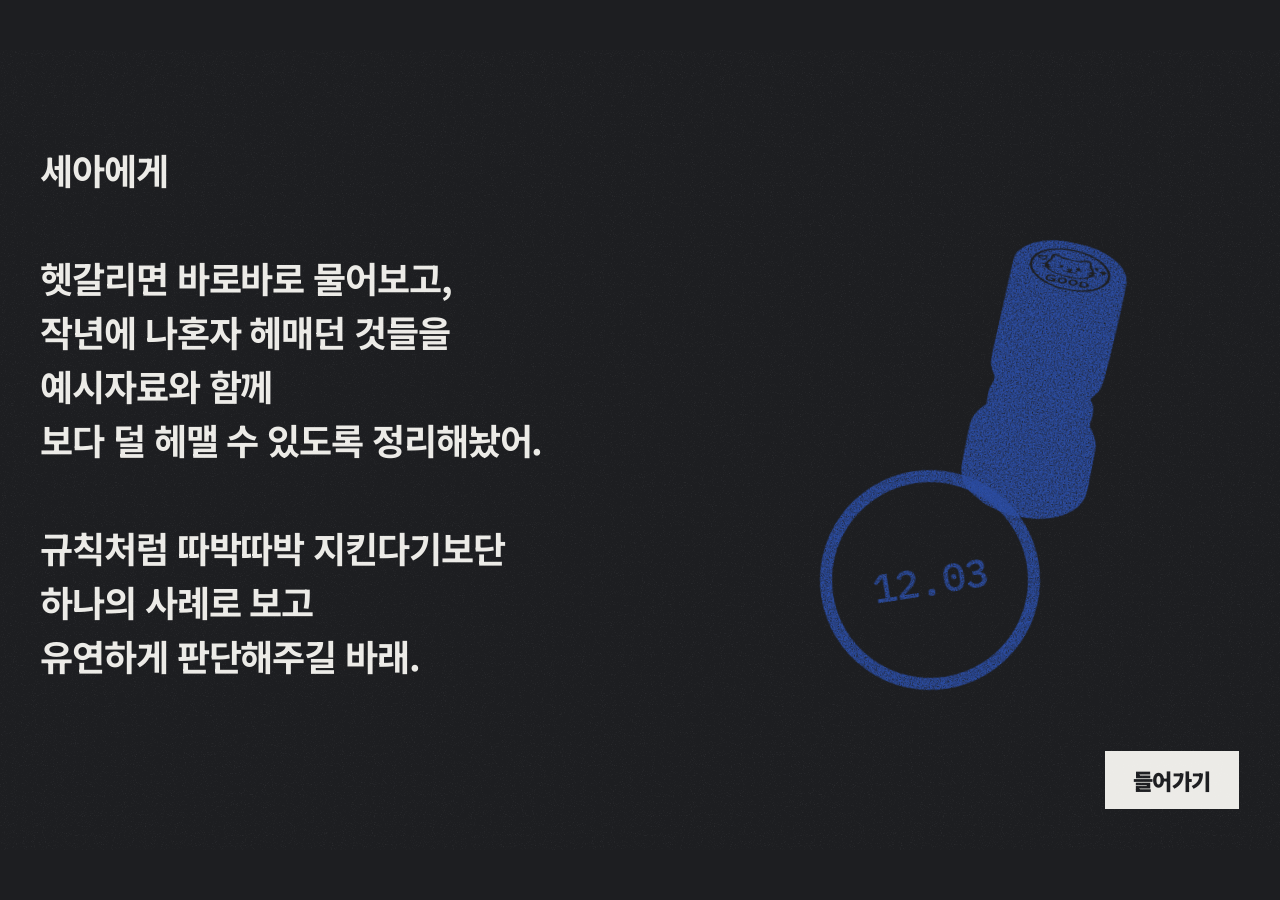
<file: LetterD.dc.html>
<!doctype html>
<html lang="ko">
<head>
<meta charset="utf-8">
<meta name="viewport" content="width=device-width,initial-scale=1,viewport-fit=cover,user-scalable=no">
<meta name="theme-color" content="#1D1E21">
<meta name="apple-mobile-web-app-capable" content="yes">
<meta name="mobile-web-app-capable" content="yes">
<meta name="apple-mobile-web-app-status-bar-style" content="black-translucent">
<meta name="apple-mobile-web-app-title" content="SEA">
<link rel="manifest" href="manifest.webmanifest">
<link rel="apple-touch-icon" href="icons/icon-180.png">
<link rel="icon" href="icons/icon-192.png">
<style>html{-webkit-text-size-adjust:100%;text-size-adjust:100%}html,body{margin:0;height:100%;overflow:hidden;background:#1D1E21;overscroll-behavior:none;-webkit-tap-highlight-color:transparent}#dc-root{position:fixed;left:0;top:0;transform-origin:0 0}#dc-root .sc-host > div{overflow:clip!important}</style>
<script>
window.__SEA_LIVE = true;
window.__SEA_API = 'https://script.google.com/macros/s/AKfycbxQtSueuLYYESaF0tlLg1548-69484XeGy9Fcef4gxMqGpDpuX1JUzJbGy-PPEKbmEmkA/exec';
try { var __q = new URLSearchParams(location.search).get('me'); if (__q === 'hy-260dfaa1') localStorage.setItem('sea:me', 'hy'); else if (__q === 'sea') localStorage.removeItem('sea:me'); } catch (e) {}
(function () {
  var shell = null; try { shell = window.parent !== window && window.parent.__SEA_SHELL ? window.parent : null; } catch (e) {}
  var name = location.pathname.split('/').pop() || '';
  var isM = /M2?\.dc\.html$/.test(name);
  var mob = Math.min(innerWidth, screen.width) < 760;
  var other = name === 'HomeD.dc.html' ? 'HomeM2.dc.html' : name === 'HomeM2.dc.html' ? 'HomeD.dc.html' : name.replace(/([DM])\.dc\.html$/, function (m, c) { return (c === 'D' ? 'M' : 'D') + '.dc.html'; });
  if (!shell && mob !== isM) { location.replace(other + location.search); return; }
  var stH = innerHeight, stW = innerWidth, kbLocal = 0, de = document.documentElement;
  function typing() { var a = document.activeElement; return !!a && (a.tagName === 'TEXTAREA' || (a.tagName === 'INPUT' && a.type !== 'date')); }
  function applyKb() { de.style.setProperty('--kbpx', Math.max(window.__kbParent || 0, kbLocal) + 'px'); }
  window.__seaKb = function (px) { window.__kbParent = px; applyKb(); };
  function fit() {
    var root = document.getElementById('dc-root'); var el = root && root.querySelector('.sc-host > div');
    if (!el) return false;
    var ih = innerHeight;
    if (innerWidth === stW && ih < stH && typing()) { kbLocal = stH - ih; ih = stH; } else { stH = ih; stW = innerWidth; kbLocal = 0; }
    applyKb();
    var W = isM ? 390 : 1280, H = isM ? 844 : 800, s, x = 0, y = 0;
    if (isM) {
      var h = Math.max(720, Math.min(844, ih * W / innerWidth));
      s = Math.min(innerWidth / W, ih / h); el.style.height = h + 'px';
      x = (innerWidth - W * s) / 2; y = (ih - h * s) / 2;
    } else {
      s = Math.min(innerWidth / W, ih / H); x = (innerWidth - W * s) / 2; y = (ih - H * s) / 2;
    }
    de.style.setProperty('--fs', String(s));
    root.style.transform = 'translate(' + x + 'px,' + y + 'px) scale(' + s + ')';
    return true;
  }
  if (!shell && window.visualViewport) {
    var vv = window.visualViewport;
    var onVV = function () { window.__kbParent = typing() ? Math.max(0, Math.round(stH - vv.height)) : 0; if (window.__kbParent < 80) window.__kbParent = 0; applyKb(); if (window.scrollY) window.scrollTo(0, 0); };
    vv.addEventListener('resize', onVV); vv.addEventListener('scroll', onVV);
  }
  addEventListener('focusout', function () { setTimeout(function () { if (!typing()) { kbLocal = 0; applyKb(); } }, 50); });
  var ORDER = ['Onboard', 'Letter', 'Home', 'Schedule', 'Notice', 'Tips', 'Ask'];
  function sec(n) { var m = String(n).match(/(Onboard|Letter|Home|Schedule|Notice|Tips|Ask)/); return m ? ORDER.indexOf(m[1]) : -1; }
  var dir = 0; try { dir = Number(sessionStorage.getItem('sea:dir') || 0); sessionStorage.removeItem('sea:dir'); } catch (e) {}
  document.addEventListener('click', function (e) {
    var a = e.target && e.target.closest ? e.target.closest('a[href]') : null; if (!a) return;
    var h = a.getAttribute('href'); if (!/\.dc\.html/.test(h) || a.target || h.split('?')[0] === name) return;
    e.preventDefault(); e.stopPropagation();
    if (shell) { shell.__seaGo(h); return; }
    var d = sec(h) >= sec(name) ? 1 : -1; try { sessionStorage.setItem('sea:dir', String(d)); } catch (err) {}
    var host = document.querySelector('#dc-root .sc-host');
    if (host && host.animate) host.animate([{ transform: 'none', opacity: 1 }, { transform: 'translateY(' + (d * 4) + '%) scale(.985)', opacity: 0 }], { duration: 260, easing: 'cubic-bezier(.4,0,.7,.2)', fill: 'forwards' });
    setTimeout(function () { location.href = h; }, 240);
  }, true);
  var tries = 0, entered = !!shell;
  (function wait() {
    if (fit()) {
      if (!entered && dir) { entered = true; var host = document.querySelector('#dc-root .sc-host'); if (host && host.animate) host.animate([{ transform: 'translateY(' + (dir * -24) + '%)', opacity: 0 }, { transform: 'none', opacity: 1 }], { duration: 520, easing: 'cubic-bezier(.2,.75,.2,1)' }); }
      return;
    }
    if (tries++ < 300) setTimeout(wait, 20);
  })();
  addEventListener('resize', fit); addEventListener('orientationchange', function () { setTimeout(fit, 200); });
  if (!shell && 'serviceWorker' in navigator) addEventListener('load', function () { navigator.serviceWorker.register('sw.js').catch(function () {}); });
})();
</script>

<title>SEA · 편지 데스크탑</title>
<script src="./support.js"></script>
</head>
<body>
<x-dc>
<helmet>
<link href="fonts/fonts.css" rel="stylesheet">
<style>
body{margin:0}
a{text-decoration:none;color:inherit}
button{font-family:inherit}
.ddg{display:none}
.ddk{position:relative;display:block;white-space:nowrap;color:#1D1E21}
.box{box-sizing:border-box;border:1.5px solid #1D1E21;background:#ECEBE7;color:#1D1E21}
.ink{box-sizing:border-box;border:1.5px solid #1D1E21;background:#1D1E21;color:#ECEBE7}
.scr{overflow-y:auto;scrollbar-width:none}
.scr::-webkit-scrollbar{display:none}
.mono{font-family:'IBM Plex Mono',monospace}
.enter{transition:background .3s,color .3s}.enter:hover{background:#2A4BA0;color:#ECEBE7;border-color:#2A4BA0}
</style>
</helmet>
<div style="width:1280px;height:800px;position:relative;overflow:hidden;font-family:'Noto Sans KR',sans-serif;background:#1D1E21;color:#1D1E21">
<svg width="0" height="0" style="position:absolute" aria-hidden="true"><defs><filter id="rk"><feTurbulence type="fractalNoise" baseFrequency="1.1" numOctaves="2" seed="4" result="n"></feTurbulence><feColorMatrix in="n" type="matrix" values="0 0 0 0 0  0 0 0 0 0  0 0 0 0 0  -2.2 0 0 0 1.9" result="m"></feColorMatrix><feComposite in="SourceGraphic" in2="m" operator="in"></feComposite></filter></defs></svg>
<p style="position:absolute;left:40px;top:92px;width:720px;margin:0;font-weight:700;font-size:36px;line-height:1.5;letter-spacing:-.03em;color:#ECEBE7;white-space:pre-line">세아에게

헷갈리면 바로바로 물어보고,
작년에 나혼자 헤매던 것들을
예시자료와 함께
보다 덜 헤맬 수 있도록 정리해놨어.

규칙처럼 따박따박 지킨다기보단
하나의 사례로 보고
유연하게 판단해주길 바래.</p>
<div style="position:absolute;left:930px;top:150px;transform:rotate(12deg) scale(1.5);transform-origin:0 0"><svg width="200" height="200" viewBox="0 0 200 200" aria-hidden="true" style="display:block;filter:url(#rk)"><path fill="#2A4BA0" fill-rule="evenodd" d="M92.3,193.9C92.2,193.8 91,193.6 89.6,193.4C88.2,193.1 85.4,192.5 83.5,192C81.5,191.5 79.5,191 79.1,190.8C78.6,190.7 77.4,190.2 76.5,189.8C75.6,189.3 73.6,188.4 72.1,187.7C62.7,183.3 58.2,177.7 57.5,169.3C57.1,165 56.9,141.8 57.2,139.7C57.9,134.7 59.6,131.2 62.8,127.7C65.2,125.2 65.2,125.2 65,123.7C64.4,119.4 64.7,114 65.7,112C67.2,108.6 67,106 64.9,103.1C61.7,98.4 61.6,97.5 62,77.4C62.1,69.4 62.3,55.6 62.4,46.7C62.7,22.1 62.5,23 66.1,19.3C70.5,14.5 76.1,11.6 84.7,9.5C92.9,7.5 109.5,7.5 117.8,9.6C130.5,12.8 138.5,18.8 139.6,26C140,28.2 139.8,58.3 139.3,70C139.2,74.4 138.9,81.1 138.8,84.9C138.3,98 137.8,100.4 134.3,104.7C132.1,107.4 132,107.9 133.4,109.5C135.9,112.5 136.1,114 135.5,123.1C135.3,125.3 135.3,125.3 137.2,127.7C139.4,130.5 141.5,134.6 142.2,137.3C142.6,139.4 143.1,164.2 142.7,169.6C142.1,179.4 133.1,187.8 118.9,191.8C117.6,192.1 116,192.6 115.3,192.8C112.1,193.8 93,194.7 92.3,193.9ZM110,39.2C118.8,37.6 125.6,33.8 127.8,29.3C128.5,27.9 128.5,24.4 127.8,23.1C122.3,12.8 97.7,9.3 81.7,16.6C73.5,20.3 71.3,27.6 76.8,32.7C80.5,36.1 86.4,38.4 94.6,39.6C97.1,40 107.2,39.7 110,39.2ZM95.5,38.8C78.9,36.5 70.9,28.3 77.9,20.8C88,9.9 120.7,11.7 126.1,23.5C128.5,28.9 123,35.1 113.7,37.3C112.2,37.7 110.2,38.2 109.2,38.4C107.1,38.9 98.1,39.2 95.5,38.8ZM91.6,36C92.1,36 92.6,36 92.8,35.9C93,35.9 93.1,35.6 93,34.9C93,33.9 93,33.9 91.5,33.8C89.9,33.7 89,34.2 90.4,34.5C92,34.8 91.2,35.4 89.2,35.4C87.2,35.4 86.7,34.1 88.3,33C89.6,32.2 90.4,32 91.3,32.6C92,33 92.6,32.9 92.6,32.4C92.6,31.5 88.7,31.5 87.2,32.5C84.8,34.2 86.6,36.7 89.8,36.2C90.4,36.2 91.2,36.1 91.6,36ZM99.3,35.6C101.8,34.5 100.5,32.2 97.5,32.2C94.6,32.2 93.1,34.8 95.4,35.7C96.5,36.2 98.1,36.1 99.3,35.6ZM106.4,35.7C108.4,34.7 108.3,32.8 106.1,32.2C103,31.2 99.9,34.3 102.7,35.7C103.9,36.3 105.2,36.3 106.4,35.7ZM114.1,35.3C116.3,34.1 116,33.1 113.4,32.3C110.5,31.4 109.5,31.8 109.2,33.8C109,36.1 109.2,36.3 111.4,36.1C112.4,36 113.5,35.7 114.1,35.3ZM96.3,35.1C95.6,34.8 95.5,33.6 96.3,33.2C97.1,32.8 98.7,33 99,33.6C99.6,34.6 97.7,35.7 96.3,35.1ZM103.7,35.2C103.1,35 103,33.7 103.6,33.2C104.7,32.3 107,33.1 106.4,34.3C105.9,35.1 104.8,35.5 103.7,35.2ZM110.5,34C110.8,32.4 110.9,32.3 112.4,32.7C114.9,33.5 114.4,35.1 111.7,35.1C110.4,35.1 110.4,35.1 110.5,34ZM108.4,30.8C111.7,30.3 114.1,29.4 115.8,28C116.5,27.4 116.8,27.4 118,27.5C118.8,27.6 119.4,27.6 119.5,27.4C119.6,27.2 119.4,27.1 119,27.1C116.9,27.1 116.4,25.9 118.3,25.4C119.1,25.2 119.4,25 119.2,24.9C119,24.8 118.6,24.8 118.3,24.9C117.7,25.1 116.7,24.4 116.7,23.8C116.7,23.7 116.3,23.1 115.7,22.5C114.9,21.7 114.6,21.2 114.5,20.2C114.1,17.2 111.6,16.8 107.3,18.9C105.8,19.7 95.5,19.4 93.4,18.5C89.2,16.8 86.7,17.7 86.7,21C86.7,21.6 86.5,21.9 85.9,22.3C85.5,22.7 84.8,23.4 84.4,24.1C83.8,25.2 83.6,25.3 82.7,25.3C82.1,25.3 81.7,25.4 81.7,25.5C81.7,25.7 82.2,25.8 82.8,25.8C83.6,25.8 84.1,25.9 84.1,26.2C84.3,26.7 83.8,27.1 83.1,27.1C82.7,27.1 82.5,27.3 82.5,27.4C82.5,27.5 83,27.7 83.7,27.7C84.4,27.7 85.2,27.8 85.6,28.2C89.5,30.9 99.9,32.1 108.4,30.8ZM93.2,30.2C88.5,29.3 85.3,27.5 87.7,27.1C88.8,26.9 88.5,26.5 87.1,26.5C86.5,26.5 86,26.3 86,26.2C86,26 86.3,25.9 87.6,25.8C88.5,25.8 87.7,25.3 86.7,25.3C85.2,25.3 85.3,24.5 87,22.8C88.1,21.8 88.3,21.4 88.3,20.6C88.3,18.2 90.1,17.9 93.7,19.5C94.7,20 95.1,20.1 96.7,19.9C98.9,19.7 103.3,19.7 105.3,19.9C106.6,20.1 107,20 108.5,19.3C111.9,17.8 113.3,18.2 113.3,20.9C113.3,21.7 113.5,22 114.5,23C116,24.4 115.9,24.8 114.1,25.1C112.4,25.4 112.4,25.8 114.1,25.8C115.8,25.8 116.1,26.3 114.4,26.4C112.8,26.5 112.4,27 113.8,27.1C116.3,27.3 111.6,29.7 107.4,30.3C104.6,30.7 95.6,30.6 93.2,30.2ZM104.8,27.9C105.3,27.7 105.6,27.5 105.6,27.4C105.6,27 104.8,27.1 103.8,27.4C102.5,27.9 101.2,27.3 102.1,26.6C103,25.9 102.6,25.5 100.8,25.5C99.1,25.5 98.6,25.9 99.5,26.5C99.9,26.8 100,27 99.7,27.3C99.4,27.7 97.7,27.8 97.5,27.4C97.4,27.3 97,27.1 96.6,27.1C95.9,27.1 95.9,27.1 96.5,27.6C97.1,28.2 103.5,28.4 104.8,27.9ZM95.9,25.4C96.7,24.9 96.2,24.2 95,24.2C93.8,24.2 93.4,24.7 94.1,25.4C94.6,25.9 95.2,25.9 95.9,25.4ZM107.5,25.5C108.1,25 107.9,24.4 107.1,24C106.4,23.7 104.8,24.2 104.8,24.8C104.8,25.7 106.6,26.2 107.5,25.5ZM123.8,24.7C124,24.5 124.5,24.2 124.7,24.1C125.3,23.9 125.4,23.1 124.9,23.1C124.7,23.1 124.2,23 123.7,22.7C123,22.3 122.9,22.3 121.8,23C120.7,23.8 120.7,23.8 121.4,24.1C121.9,24.3 122.4,24.6 122.6,24.9C123,25.4 123.2,25.4 123.8,24.7ZM83.9,22.3C85.1,20.9 84.5,19.8 82.6,20.1C82,20.2 80.9,20.3 80.2,20.4C77.4,20.7 77.3,22.1 80.1,22.8C82.5,23.3 83.1,23.3 83.9,22.3ZM119.4,22.6C119.7,22.3 120,22 119.9,22C118.3,20.9 116.1,21.4 117.5,22.5C118.4,23.3 118.6,23.3 119.4,22.6ZM80.7,22.4C78.9,21.9 78.7,21.2 80.5,21.3C81.4,21.4 81.8,21.3 82,20.9C82.3,20.4 82.8,20.4 83.3,20.9C84.1,21.9 82.6,22.8 80.7,22.4Z"></path></svg></div>
<div style="position:absolute;left:820px;top:420px;transform:rotate(-9deg)"><div aria-hidden="true" style="width:220px;height:220px;box-sizing:border-box;border:12px solid #2A4BA0;border-radius:50%;display:flex;align-items:center;justify-content:center;filter:url(#rk)"><span class="mono" style="font-weight:500;font-size:40px;color:#2A4BA0;letter-spacing:-.02em">12.03</span></div></div>
<a class="box enter" href="HomeD.dc.html" style="position:absolute;right:40px;bottom:40px;height:60px;padding:0 28px;display:flex;align-items:center;font-weight:900;font-size:22px;letter-spacing:-.02em;z-index:10">들어가기</a>
<svg style="position:absolute;inset:0;pointer-events:none;mix-blend-mode:screen;z-index:20" width="1280" height="800" aria-hidden="true"><filter id="gr"><feTurbulence type="fractalNoise" baseFrequency="0.9" numOctaves="2" stitchTiles="stitch"></feTurbulence><feColorMatrix type="matrix" values="0 0 0 0 0.3  0 0 0 0 0.3  0 0 0 0 0.32  0.7 0 0 0 -0.4"></feColorMatrix></filter><rect width="1280" height="800" filter="url(#gr)" opacity="0.45"></rect></svg>
</div>
</x-dc>
<script type="text/x-dc" data-dc-script data-props='{"$preview":{"width":1280,"height":800}}'>
class Component extends DCLogic {
  constructor(p){ super(p); window.addEventListener('sea:show', () => this.setState({ __dz: Date.now() })); this.state = {}; }
  renderVals() {
    const __dv = (() => { let s = '2026-09-15'; try { const v = JSON.parse(localStorage.getItem('sea:dates') || 'null') || { start: (JSON.parse(localStorage.getItem('sea:Schedule') || '{}') || {}).start }; if (v && String(v.start || '').length === 10) s = v.start; } catch (e) {} return { s }; })();
    const [__sy, __sm, __sd] = __dv.s.split('-').map(Number);
    const seaDay = (o) => new Date(__sy, __sm - 1, __sd + o);
    const __o = seaDay(79), __oy = __o.getFullYear(), __om = __o.getMonth() + 1, __od = __o.getDate(), __span = 79;
    const seaSaveDates = (s) => { const v = { start: s || __dv.s }, at = Date.now(); try { localStorage.setItem('sea:dates', JSON.stringify(v)); localStorage.setItem('sea:dates:at', String(at)); } catch (e) {} const A = window.__SEA_API; if (A) fetch(A, { method: 'POST', body: JSON.stringify({ action: 'set', key: 'sea:dates', value: v, at }) }).catch(() => {}); };
    const now = new Date();
    const today = new Date(now.getFullYear(), now.getMonth(), now.getDate());
    const open = new Date(__oy, __om - 1, __od);
    const dn = Math.round((open - today) / 86400000);
    const dday = dn > 0 ? 'D-' + dn : (dn === 0 ? 'D-DAY' : 'D+' + (-dn));
    return { dday };
  }
}
</script>
</body>
</html>
</file>
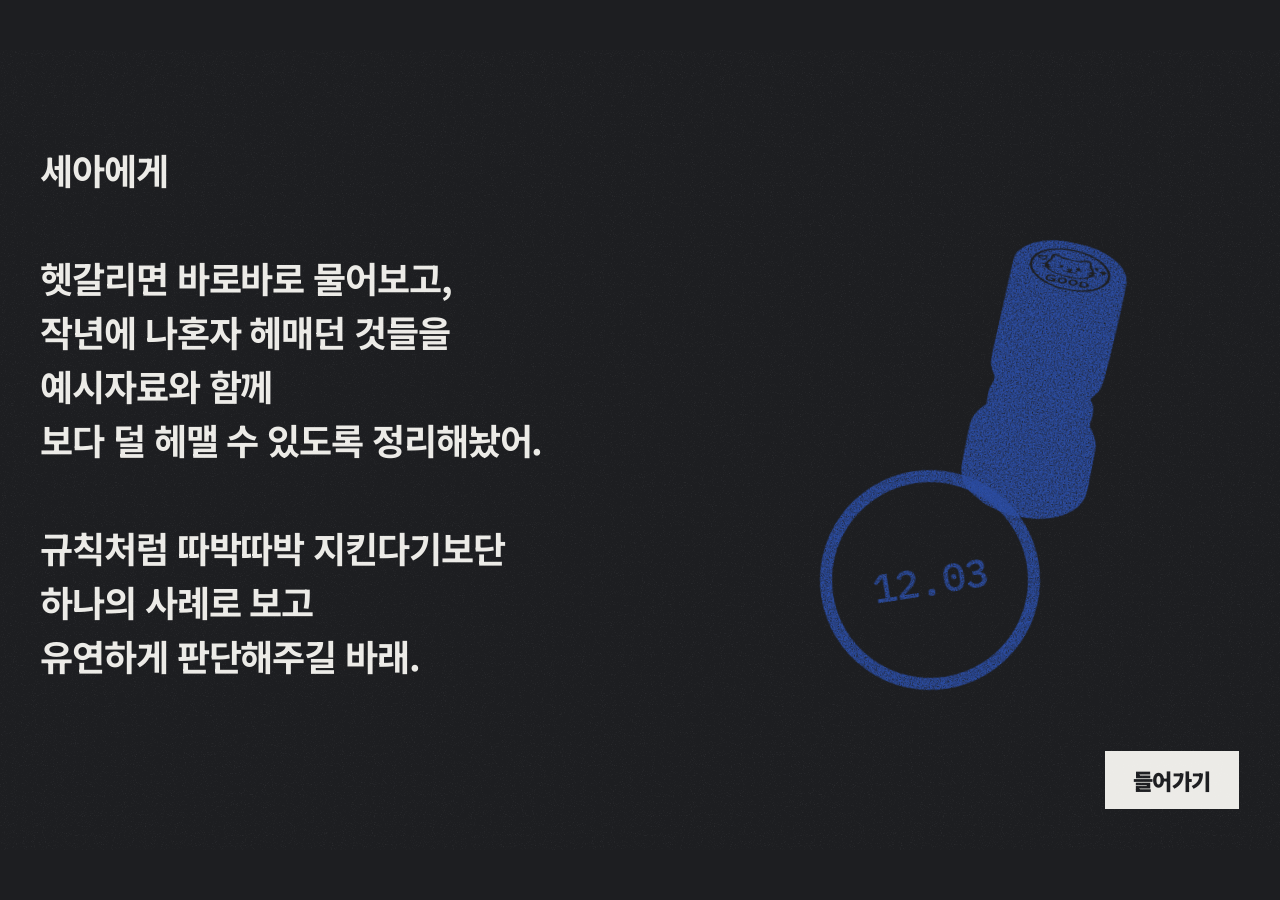
<file: LetterM.dc.html>
<!doctype html>
<html lang="ko">
<head>
<meta charset="utf-8">
<meta name="viewport" content="width=device-width,initial-scale=1,viewport-fit=cover,user-scalable=no">
<meta name="theme-color" content="#1D1E21">
<meta name="apple-mobile-web-app-capable" content="yes">
<meta name="mobile-web-app-capable" content="yes">
<meta name="apple-mobile-web-app-status-bar-style" content="black-translucent">
<meta name="apple-mobile-web-app-title" content="SEA">
<link rel="manifest" href="manifest.webmanifest">
<link rel="apple-touch-icon" href="icons/icon-180.png">
<link rel="icon" href="icons/icon-192.png">
<style>html{-webkit-text-size-adjust:100%;text-size-adjust:100%}html,body{margin:0;height:100%;overflow:hidden;background:#1D1E21;overscroll-behavior:none;-webkit-tap-highlight-color:transparent}#dc-root{position:fixed;left:0;top:0;transform-origin:0 0}#dc-root .sc-host > div{overflow:clip!important}</style>
<script>
window.__SEA_LIVE = true;
window.__SEA_API = 'https://script.google.com/macros/s/AKfycbxQtSueuLYYESaF0tlLg1548-69484XeGy9Fcef4gxMqGpDpuX1JUzJbGy-PPEKbmEmkA/exec';
try { var __q = new URLSearchParams(location.search).get('me'); if (__q === 'hy-260dfaa1') localStorage.setItem('sea:me', 'hy'); else if (__q === 'sea') localStorage.removeItem('sea:me'); } catch (e) {}
(function () {
  var shell = null; try { shell = window.parent !== window && window.parent.__SEA_SHELL ? window.parent : null; } catch (e) {}
  var name = location.pathname.split('/').pop() || '';
  var isM = /M2?\.dc\.html$/.test(name);
  var mob = Math.min(innerWidth, screen.width) < 760;
  var other = name === 'HomeD.dc.html' ? 'HomeM2.dc.html' : name === 'HomeM2.dc.html' ? 'HomeD.dc.html' : name.replace(/([DM])\.dc\.html$/, function (m, c) { return (c === 'D' ? 'M' : 'D') + '.dc.html'; });
  if (!shell && mob !== isM) { location.replace(other + location.search); return; }
  var stH = innerHeight, stW = innerWidth, kbLocal = 0, de = document.documentElement;
  function typing() { var a = document.activeElement; return !!a && (a.tagName === 'TEXTAREA' || (a.tagName === 'INPUT' && a.type !== 'date')); }
  function applyKb() { de.style.setProperty('--kbpx', Math.max(window.__kbParent || 0, kbLocal) + 'px'); }
  window.__seaKb = function (px) { window.__kbParent = px; applyKb(); };
  function fit() {
    var root = document.getElementById('dc-root'); var el = root && root.querySelector('.sc-host > div');
    if (!el) return false;
    var ih = innerHeight;
    if (innerWidth === stW && ih < stH && typing()) { kbLocal = stH - ih; ih = stH; } else { stH = ih; stW = innerWidth; kbLocal = 0; }
    applyKb();
    var W = isM ? 390 : 1280, H = isM ? 844 : 800, s, x = 0, y = 0;
    if (isM) {
      var h = Math.max(720, Math.min(844, ih * W / innerWidth));
      s = Math.min(innerWidth / W, ih / h); el.style.height = h + 'px';
      x = (innerWidth - W * s) / 2; y = (ih - h * s) / 2;
    } else {
      s = Math.min(innerWidth / W, ih / H); x = (innerWidth - W * s) / 2; y = (ih - H * s) / 2;
    }
    de.style.setProperty('--fs', String(s));
    root.style.transform = 'translate(' + x + 'px,' + y + 'px) scale(' + s + ')';
    return true;
  }
  if (!shell && window.visualViewport) {
    var vv = window.visualViewport;
    var onVV = function () { window.__kbParent = typing() ? Math.max(0, Math.round(stH - vv.height)) : 0; if (window.__kbParent < 80) window.__kbParent = 0; applyKb(); if (window.scrollY) window.scrollTo(0, 0); };
    vv.addEventListener('resize', onVV); vv.addEventListener('scroll', onVV);
  }
  addEventListener('focusout', function () { setTimeout(function () { if (!typing()) { kbLocal = 0; applyKb(); } }, 50); });
  var ORDER = ['Onboard', 'Letter', 'Home', 'Schedule', 'Notice', 'Tips', 'Ask'];
  function sec(n) { var m = String(n).match(/(Onboard|Letter|Home|Schedule|Notice|Tips|Ask)/); return m ? ORDER.indexOf(m[1]) : -1; }
  var dir = 0; try { dir = Number(sessionStorage.getItem('sea:dir') || 0); sessionStorage.removeItem('sea:dir'); } catch (e) {}
  document.addEventListener('click', function (e) {
    var a = e.target && e.target.closest ? e.target.closest('a[href]') : null; if (!a) return;
    var h = a.getAttribute('href'); if (!/\.dc\.html/.test(h) || a.target || h.split('?')[0] === name) return;
    e.preventDefault(); e.stopPropagation();
    if (shell) { shell.__seaGo(h); return; }
    var d = sec(h) >= sec(name) ? 1 : -1; try { sessionStorage.setItem('sea:dir', String(d)); } catch (err) {}
    var host = document.querySelector('#dc-root .sc-host');
    if (host && host.animate) host.animate([{ transform: 'none', opacity: 1 }, { transform: 'translateY(' + (d * 4) + '%) scale(.985)', opacity: 0 }], { duration: 260, easing: 'cubic-bezier(.4,0,.7,.2)', fill: 'forwards' });
    setTimeout(function () { location.href = h; }, 240);
  }, true);
  var tries = 0, entered = !!shell;
  (function wait() {
    if (fit()) {
      if (!entered && dir) { entered = true; var host = document.querySelector('#dc-root .sc-host'); if (host && host.animate) host.animate([{ transform: 'translateY(' + (dir * -24) + '%)', opacity: 0 }, { transform: 'none', opacity: 1 }], { duration: 520, easing: 'cubic-bezier(.2,.75,.2,1)' }); }
      return;
    }
    if (tries++ < 300) setTimeout(wait, 20);
  })();
  addEventListener('resize', fit); addEventListener('orientationchange', function () { setTimeout(fit, 200); });
  if (!shell && 'serviceWorker' in navigator) addEventListener('load', function () { navigator.serviceWorker.register('sw.js').catch(function () {}); });
})();
</script>

<title>SEA · 편지 모바일</title>
<script src="./support.js"></script>
</head>
<body>
<x-dc>
<helmet>
<link href="fonts/fonts.css" rel="stylesheet">
<style>
body{margin:0}
a{text-decoration:none;color:inherit}
button{font-family:inherit}
.ddg{display:none}
.ddk{position:relative;display:block;white-space:nowrap;color:#1D1E21}
.box{box-sizing:border-box;border:1.5px solid #1D1E21;background:#ECEBE7;color:#1D1E21}
.ink{box-sizing:border-box;border:1.5px solid #1D1E21;background:#1D1E21;color:#ECEBE7}
.scr{overflow-y:auto;scrollbar-width:none}
.scr::-webkit-scrollbar{display:none}
.mono{font-family:'IBM Plex Mono',monospace}
.enter{transition:background .3s,color .3s}.enter:hover{background:#2A4BA0;color:#ECEBE7;border-color:#2A4BA0}
</style>
</helmet>
<div style="width:390px;height:844px;position:relative;overflow:hidden;font-family:'Noto Sans KR',sans-serif;background:#1D1E21;color:#1D1E21">
<svg width="0" height="0" style="position:absolute" aria-hidden="true"><defs><filter id="rk"><feTurbulence type="fractalNoise" baseFrequency="1.1" numOctaves="2" seed="4" result="n"></feTurbulence><feColorMatrix in="n" type="matrix" values="0 0 0 0 0  0 0 0 0 0  0 0 0 0 0  -2.2 0 0 0 1.9" result="m"></feColorMatrix><feComposite in="SourceGraphic" in2="m" operator="in"></feComposite></filter></defs></svg>
<p style="position:absolute;left:17px;top:97px;width:340px;margin:0;font-weight:700;font-size:23px;line-height:1.6;letter-spacing:-.03em;color:#ECEBE7;white-space:pre-line">세아에게

헷갈리면 바로바로 물어보고,
작년에 나혼자 헤매던 것들을
예시자료와 함께
보다 덜 헤맬 수 있도록 정리해놨어.

규칙처럼 따박따박 지킨다기보단
하나의 사례로 보고
유연하게 판단해주길 바래.</p>
<div style="position:absolute;left:236px;top:530px;transform:rotate(12deg) scale(.8);transform-origin:0 0"><svg width="200" height="200" viewBox="0 0 200 200" aria-hidden="true" style="display:block;filter:url(#rk)"><path fill="#2A4BA0" fill-rule="evenodd" d="M92.3,193.9C92.2,193.8 91,193.6 89.6,193.4C88.2,193.1 85.4,192.5 83.5,192C81.5,191.5 79.5,191 79.1,190.8C78.6,190.7 77.4,190.2 76.5,189.8C75.6,189.3 73.6,188.4 72.1,187.7C62.7,183.3 58.2,177.7 57.5,169.3C57.1,165 56.9,141.8 57.2,139.7C57.9,134.7 59.6,131.2 62.8,127.7C65.2,125.2 65.2,125.2 65,123.7C64.4,119.4 64.7,114 65.7,112C67.2,108.6 67,106 64.9,103.1C61.7,98.4 61.6,97.5 62,77.4C62.1,69.4 62.3,55.6 62.4,46.7C62.7,22.1 62.5,23 66.1,19.3C70.5,14.5 76.1,11.6 84.7,9.5C92.9,7.5 109.5,7.5 117.8,9.6C130.5,12.8 138.5,18.8 139.6,26C140,28.2 139.8,58.3 139.3,70C139.2,74.4 138.9,81.1 138.8,84.9C138.3,98 137.8,100.4 134.3,104.7C132.1,107.4 132,107.9 133.4,109.5C135.9,112.5 136.1,114 135.5,123.1C135.3,125.3 135.3,125.3 137.2,127.7C139.4,130.5 141.5,134.6 142.2,137.3C142.6,139.4 143.1,164.2 142.7,169.6C142.1,179.4 133.1,187.8 118.9,191.8C117.6,192.1 116,192.6 115.3,192.8C112.1,193.8 93,194.7 92.3,193.9ZM110,39.2C118.8,37.6 125.6,33.8 127.8,29.3C128.5,27.9 128.5,24.4 127.8,23.1C122.3,12.8 97.7,9.3 81.7,16.6C73.5,20.3 71.3,27.6 76.8,32.7C80.5,36.1 86.4,38.4 94.6,39.6C97.1,40 107.2,39.7 110,39.2ZM95.5,38.8C78.9,36.5 70.9,28.3 77.9,20.8C88,9.9 120.7,11.7 126.1,23.5C128.5,28.9 123,35.1 113.7,37.3C112.2,37.7 110.2,38.2 109.2,38.4C107.1,38.9 98.1,39.2 95.5,38.8ZM91.6,36C92.1,36 92.6,36 92.8,35.9C93,35.9 93.1,35.6 93,34.9C93,33.9 93,33.9 91.5,33.8C89.9,33.7 89,34.2 90.4,34.5C92,34.8 91.2,35.4 89.2,35.4C87.2,35.4 86.7,34.1 88.3,33C89.6,32.2 90.4,32 91.3,32.6C92,33 92.6,32.9 92.6,32.4C92.6,31.5 88.7,31.5 87.2,32.5C84.8,34.2 86.6,36.7 89.8,36.2C90.4,36.2 91.2,36.1 91.6,36ZM99.3,35.6C101.8,34.5 100.5,32.2 97.5,32.2C94.6,32.2 93.1,34.8 95.4,35.7C96.5,36.2 98.1,36.1 99.3,35.6ZM106.4,35.7C108.4,34.7 108.3,32.8 106.1,32.2C103,31.2 99.9,34.3 102.7,35.7C103.9,36.3 105.2,36.3 106.4,35.7ZM114.1,35.3C116.3,34.1 116,33.1 113.4,32.3C110.5,31.4 109.5,31.8 109.2,33.8C109,36.1 109.2,36.3 111.4,36.1C112.4,36 113.5,35.7 114.1,35.3ZM96.3,35.1C95.6,34.8 95.5,33.6 96.3,33.2C97.1,32.8 98.7,33 99,33.6C99.6,34.6 97.7,35.7 96.3,35.1ZM103.7,35.2C103.1,35 103,33.7 103.6,33.2C104.7,32.3 107,33.1 106.4,34.3C105.9,35.1 104.8,35.5 103.7,35.2ZM110.5,34C110.8,32.4 110.9,32.3 112.4,32.7C114.9,33.5 114.4,35.1 111.7,35.1C110.4,35.1 110.4,35.1 110.5,34ZM108.4,30.8C111.7,30.3 114.1,29.4 115.8,28C116.5,27.4 116.8,27.4 118,27.5C118.8,27.6 119.4,27.6 119.5,27.4C119.6,27.2 119.4,27.1 119,27.1C116.9,27.1 116.4,25.9 118.3,25.4C119.1,25.2 119.4,25 119.2,24.9C119,24.8 118.6,24.8 118.3,24.9C117.7,25.1 116.7,24.4 116.7,23.8C116.7,23.7 116.3,23.1 115.7,22.5C114.9,21.7 114.6,21.2 114.5,20.2C114.1,17.2 111.6,16.8 107.3,18.9C105.8,19.7 95.5,19.4 93.4,18.5C89.2,16.8 86.7,17.7 86.7,21C86.7,21.6 86.5,21.9 85.9,22.3C85.5,22.7 84.8,23.4 84.4,24.1C83.8,25.2 83.6,25.3 82.7,25.3C82.1,25.3 81.7,25.4 81.7,25.5C81.7,25.7 82.2,25.8 82.8,25.8C83.6,25.8 84.1,25.9 84.1,26.2C84.3,26.7 83.8,27.1 83.1,27.1C82.7,27.1 82.5,27.3 82.5,27.4C82.5,27.5 83,27.7 83.7,27.7C84.4,27.7 85.2,27.8 85.6,28.2C89.5,30.9 99.9,32.1 108.4,30.8ZM93.2,30.2C88.5,29.3 85.3,27.5 87.7,27.1C88.8,26.9 88.5,26.5 87.1,26.5C86.5,26.5 86,26.3 86,26.2C86,26 86.3,25.9 87.6,25.8C88.5,25.8 87.7,25.3 86.7,25.3C85.2,25.3 85.3,24.5 87,22.8C88.1,21.8 88.3,21.4 88.3,20.6C88.3,18.2 90.1,17.9 93.7,19.5C94.7,20 95.1,20.1 96.7,19.9C98.9,19.7 103.3,19.7 105.3,19.9C106.6,20.1 107,20 108.5,19.3C111.9,17.8 113.3,18.2 113.3,20.9C113.3,21.7 113.5,22 114.5,23C116,24.4 115.9,24.8 114.1,25.1C112.4,25.4 112.4,25.8 114.1,25.8C115.8,25.8 116.1,26.3 114.4,26.4C112.8,26.5 112.4,27 113.8,27.1C116.3,27.3 111.6,29.7 107.4,30.3C104.6,30.7 95.6,30.6 93.2,30.2ZM104.8,27.9C105.3,27.7 105.6,27.5 105.6,27.4C105.6,27 104.8,27.1 103.8,27.4C102.5,27.9 101.2,27.3 102.1,26.6C103,25.9 102.6,25.5 100.8,25.5C99.1,25.5 98.6,25.9 99.5,26.5C99.9,26.8 100,27 99.7,27.3C99.4,27.7 97.7,27.8 97.5,27.4C97.4,27.3 97,27.1 96.6,27.1C95.9,27.1 95.9,27.1 96.5,27.6C97.1,28.2 103.5,28.4 104.8,27.9ZM95.9,25.4C96.7,24.9 96.2,24.2 95,24.2C93.8,24.2 93.4,24.7 94.1,25.4C94.6,25.9 95.2,25.9 95.9,25.4ZM107.5,25.5C108.1,25 107.9,24.4 107.1,24C106.4,23.7 104.8,24.2 104.8,24.8C104.8,25.7 106.6,26.2 107.5,25.5ZM123.8,24.7C124,24.5 124.5,24.2 124.7,24.1C125.3,23.9 125.4,23.1 124.9,23.1C124.7,23.1 124.2,23 123.7,22.7C123,22.3 122.9,22.3 121.8,23C120.7,23.8 120.7,23.8 121.4,24.1C121.9,24.3 122.4,24.6 122.6,24.9C123,25.4 123.2,25.4 123.8,24.7ZM83.9,22.3C85.1,20.9 84.5,19.8 82.6,20.1C82,20.2 80.9,20.3 80.2,20.4C77.4,20.7 77.3,22.1 80.1,22.8C82.5,23.3 83.1,23.3 83.9,22.3ZM119.4,22.6C119.7,22.3 120,22 119.9,22C118.3,20.9 116.1,21.4 117.5,22.5C118.4,23.3 118.6,23.3 119.4,22.6ZM80.7,22.4C78.9,21.9 78.7,21.2 80.5,21.3C81.4,21.4 81.8,21.3 82,20.9C82.3,20.4 82.8,20.4 83.3,20.9C84.1,21.9 82.6,22.8 80.7,22.4Z"></path></svg></div>
<div style="position:absolute;left:176px;top:650px;transform:rotate(-9deg)"><div aria-hidden="true" style="width:120px;height:120px;box-sizing:border-box;border:6px solid #2A4BA0;border-radius:50%;display:flex;align-items:center;justify-content:center;filter:url(#rk)"><span class="mono" style="font-weight:500;font-size:22px;color:#2A4BA0;letter-spacing:-.02em">12.03</span></div></div>
<a class="box enter" href="HomeM2.dc.html" style="position:absolute;left:16px;bottom:16px;height:56px;padding:0 24px;display:flex;align-items:center;font-weight:900;font-size:17px;letter-spacing:-.02em;z-index:10">들어가기</a>
<svg style="position:absolute;inset:0;pointer-events:none;mix-blend-mode:screen;z-index:20" width="390" height="844" aria-hidden="true"><filter id="gr"><feTurbulence type="fractalNoise" baseFrequency="0.9" numOctaves="2" stitchTiles="stitch"></feTurbulence><feColorMatrix type="matrix" values="0 0 0 0 0.3  0 0 0 0 0.3  0 0 0 0 0.32  0.7 0 0 0 -0.4"></feColorMatrix></filter><rect width="390" height="844" filter="url(#gr)" opacity="0.45"></rect></svg>
</div>
</x-dc>
<script type="text/x-dc" data-dc-script data-props='{"$preview":{"width":390,"height":844}}'>
class Component extends DCLogic {
  constructor(p){ super(p); window.addEventListener('sea:show', () => this.setState({ __dz: Date.now() })); this.state = {}; }
  renderVals() {
    const __dv = (() => { let s = '2026-09-15'; try { const v = JSON.parse(localStorage.getItem('sea:dates') || 'null') || { start: (JSON.parse(localStorage.getItem('sea:Schedule') || '{}') || {}).start }; if (v && String(v.start || '').length === 10) s = v.start; } catch (e) {} return { s }; })();
    const [__sy, __sm, __sd] = __dv.s.split('-').map(Number);
    const seaDay = (o) => new Date(__sy, __sm - 1, __sd + o);
    const __o = seaDay(79), __oy = __o.getFullYear(), __om = __o.getMonth() + 1, __od = __o.getDate(), __span = 79;
    const seaSaveDates = (s) => { const v = { start: s || __dv.s }, at = Date.now(); try { localStorage.setItem('sea:dates', JSON.stringify(v)); localStorage.setItem('sea:dates:at', String(at)); } catch (e) {} const A = window.__SEA_API; if (A) fetch(A, { method: 'POST', body: JSON.stringify({ action: 'set', key: 'sea:dates', value: v, at }) }).catch(() => {}); };
    const now = new Date();
    const today = new Date(now.getFullYear(), now.getMonth(), now.getDate());
    const open = new Date(__oy, __om - 1, __od);
    const dn = Math.round((open - today) / 86400000);
    const dday = dn > 0 ? 'D-' + dn : (dn === 0 ? 'D-DAY' : 'D+' + (-dn));
    return { dday };
  }
}
</script>
</body>
</html>
</file>
<file: fonts/fonts.css>
@font-face{font-family:'Noto Sans KR';font-style:normal;font-display:swap;font-weight:350;src:url(noto-sans-kr-350.woff2) format('woff2')}
@font-face{font-family:'Noto Sans KR';font-style:normal;font-display:swap;font-weight:400;src:url(noto-sans-kr-400.woff2) format('woff2')}
@font-face{font-family:'Noto Sans KR';font-style:normal;font-display:swap;font-weight:500;src:url(noto-sans-kr-500.woff2) format('woff2')}
@font-face{font-family:'Noto Sans KR';font-style:normal;font-display:swap;font-weight:700;src:url(noto-sans-kr-700.woff2) format('woff2')}
@font-face{font-family:'Noto Sans KR';font-style:normal;font-display:swap;font-weight:900;src:url(noto-sans-kr-900.woff2) format('woff2')}
@font-face{font-family:'Nanum Gothic Coding';font-style:normal;font-display:swap;font-weight:400;src:url(nanum-gothic-coding-400.woff2) format('woff2')}
@font-face{font-family:'IBM Plex Mono';font-style:normal;font-display:swap;font-weight:400;src:url(ibm-plex-mono-latin-400-normal.woff2) format('woff2')}
@font-face{font-family:'IBM Plex Mono';font-style:normal;font-display:swap;font-weight:500;src:url(ibm-plex-mono-latin-500-normal.woff2) format('woff2')}
</file>
